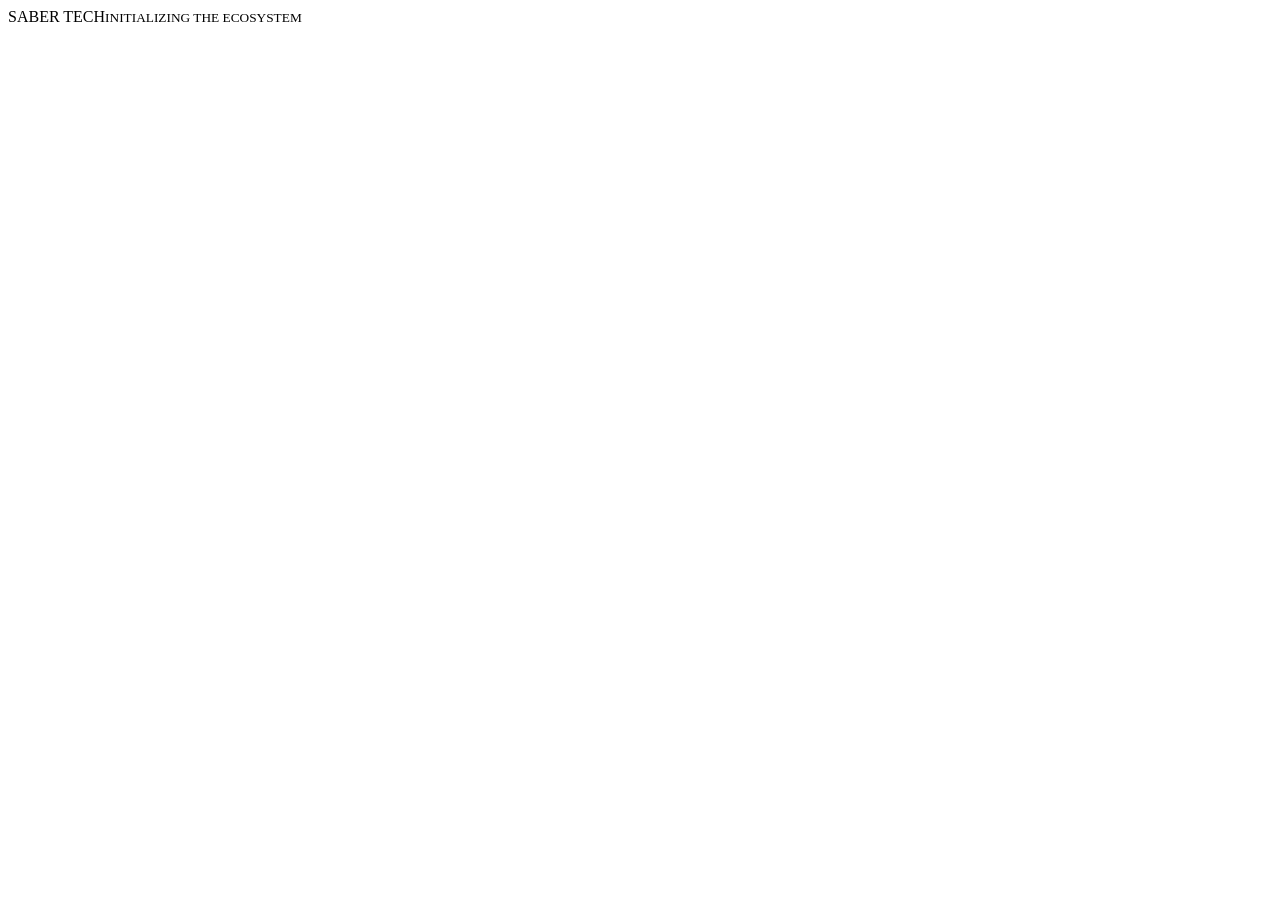
<file: index.html>
<!DOCTYPE html>
<html lang="en">
<head>
  <meta charset="UTF-8" />
  <meta name="viewport" content="width=device-width, initial-scale=1" />
  <meta name="theme-color" content="#030509" />
  <meta name="description" content="Saber Tech — True innovation starts with connectivity. An interactive executive atlas of a complete, self-reliant ecosystem." />
  <title>Saber Tech — True innovation starts with connectivity</title>
  <link data-trunk rel="rust" data-wasm-opt="z" />
  <link data-trunk rel="css" href="style.css" />
  <link data-trunk rel="css" href="community-costs.css" />
  <link data-trunk rel="css" href="recovery.css" />
  <link data-trunk rel="copy-dir" href="public" />
  <link rel="icon" type="image/svg+xml" href="public/favicon.svg" />
</head>
<body>
  <div id="boot" aria-live="polite"><span>SABER TECH</span><small>INITIALIZING THE ECOSYSTEM</small><i></i></div>
  <noscript>This interactive executive blueprint requires JavaScript and WebAssembly.</noscript>
</body>
</html>
</file>
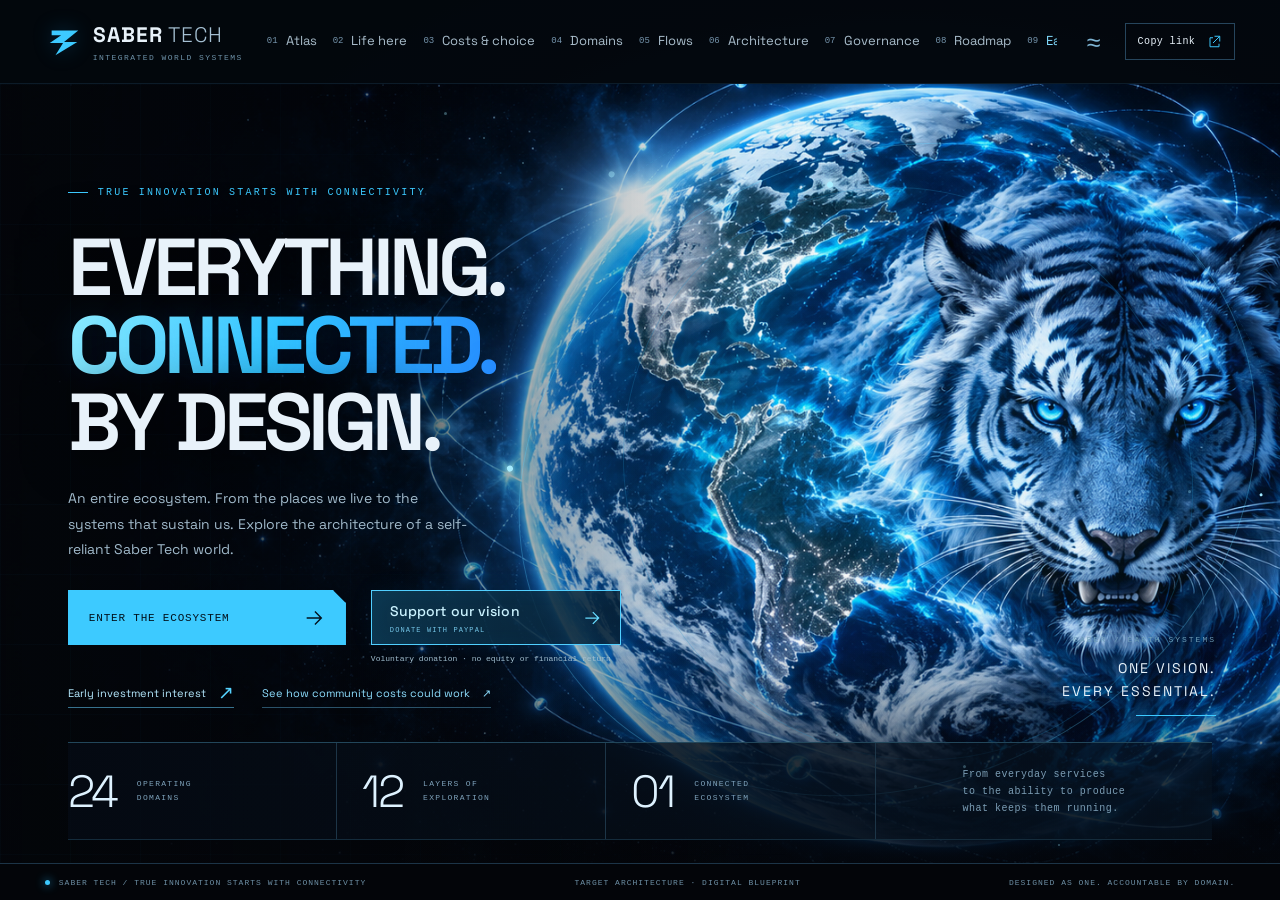
<file: docs/index.html>
<!DOCTYPE html>
<html lang="en">
<head>
  <meta charset="UTF-8" />
  <meta name="viewport" content="width=device-width, initial-scale=1" />
  <meta name="theme-color" content="#030509" />
  <meta name="description" content="Saber Tech — True innovation starts with connectivity. An interactive executive atlas of a complete, self-reliant ecosystem." />
  <title>Saber Tech — True innovation starts with connectivity</title>
  
<script type="module">
import init, * as bindings from './saber-ecosystem-demo-e985feb44be88e0a.js';
const wasm = await init({ module_or_path: './saber-ecosystem-demo-e985feb44be88e0a_bg.wasm' });


window.wasmBindings = bindings;


dispatchEvent(new CustomEvent("TrunkApplicationStarted", {detail: {wasm}}));

</script>
  <link rel="stylesheet" href="./style-650fbb575de18169.css" integrity="sha384-RxRkO2oXQZWFvhAB3hoq3u55cpRIPfVASbbbuUL4lJKmxqUQ+rsDPvSpytcmPCsu"/>
  <link rel="stylesheet" href="./community-costs-c086e500f5acb508.css" integrity="sha384-S6FVsyJEdHpKjmv7+ztRpY1AuJH0ZmCC1N6JD+KE7sTeDbe9nTsk6ljAD7/yPwEd"/>
  <link rel="stylesheet" href="./recovery-9007617dd3df3614.css" integrity="sha384-2QpMK/X3JqAzAmgzmRpfLR3aEqBumNCl+Y1rdGjPGsYSZc+vs82dxj6x5D3IhqGN"/>
  
  <link rel="icon" type="image/svg+xml" href="public/favicon.svg" />
<link rel="modulepreload" href="./saber-ecosystem-demo-e985feb44be88e0a.js" crossorigin="anonymous" integrity="sha384-lKjUAlfIutkg/0wweZz9qvEzPAmq/B8hUJDK3JaDzFl+/FPYCIH9mxpReeoolxQq"><link rel="preload" href="./saber-ecosystem-demo-e985feb44be88e0a_bg.wasm" crossorigin="anonymous" integrity="sha384-KhEYVPS8FD0tU6+LkTsiak85HPUAWglNZqt9jy/5XTcG/p3LjM+Zy20j74QsJjNX" as="fetch" type="application/wasm"></head>
<body>
  <div id="boot" aria-live="polite"><span>SABER TECH</span><small>INITIALIZING THE ECOSYSTEM</small><i></i></div>
  <noscript>This interactive executive blueprint requires JavaScript and WebAssembly.</noscript>
</body>
</html>
</file>
<file: style.css>
@font-face{font-family:Space;src:url('public/fonts/space-grotesk.woff2') format('woff2');font-weight:300 700;font-display:swap}
:root{--bg:#030509;--panel:#08111d;--blue:#3dcaff;--ice:#b4edff;--text:#e8f2fa;--muted:#91a9bc;--line:#1c3447;--mono:Consolas,'Courier New',monospace}
*{box-sizing:border-box}html,body{margin:0;background:var(--bg);color:var(--text);font-family:Space,'Segoe UI',sans-serif;font-size:14px}body{overflow:hidden}button,input,a{-webkit-tap-highlight-color:transparent}button,input{font:inherit}button,a{touch-action:manipulation}button{cursor:pointer}button{color:inherit}a{color:inherit;text-decoration:none}button:disabled{cursor:default;opacity:.3}button:focus-visible,a:focus-visible,input:focus-visible{outline:2px solid var(--blue);outline-offset:5px}button{border:0;background:none}h1,h2,h3,p{margin:0}img{max-width:100%;display:block}svg{display:block}::selection{background:#157fac;color:white}::-webkit-scrollbar{width:5px;height:4px}::-webkit-scrollbar-thumb{background:#28506a;border-radius:2px}.app{height:100dvh;min-height:640px;display:flex;flex-direction:column;background:radial-gradient(ellipse at 70% 40%,#071b2b 0,transparent 60%),var(--bg)}.global-header{height:84px;flex-shrink:0;display:flex;align-items:center;justify-content:space-between;gap:24px;padding:0 3.5%;border-bottom:1px solid var(--line);position:relative;z-index:5;background:rgba(3,7,13,.86)}.brand{display:flex;align-items:center;gap:10px;flex-shrink:0}.brand>svg{width:38px;height:38px;color:var(--blue);filter:drop-shadow(0 0 10px #0d7bb855)}.brand>span{font-size:21px;font-weight:700;letter-spacing:1px}.brand b{font-weight:300;margin-left:5px;color:#a6c1d4}.brand small{display:block;font:8px var(--mono);letter-spacing:1.45px;margin-top:5px;color:#6f93aa}.global-header nav{display:flex;align-self:stretch;gap:25px;align-items:stretch}.global-header nav a{display:flex;gap:8px;align-items:center;font-size:12px;color:#8ea6b8;border-bottom:2px solid transparent;transition:.2s}.global-header nav a small{font:9px var(--mono);color:#47627a}.global-header nav a:hover{color:#e6f6ff}.global-header nav a.active{border-color:var(--blue);color:#e7f6ff}.global-header nav a.active small{color:var(--blue)}.header-actions{display:flex;align-items:center;gap:18px;flex-shrink:0}.share-button{border:1px solid #26455c;padding:10px 12px;display:flex;align-items:center;gap:12px;font:10px var(--mono);letter-spacing:.4px;white-space:nowrap}.share-button:hover{border-color:var(--blue);background:#0c2a3a}.share-button svg{width:15px;height:15px;color:var(--blue)}.icon-button{color:#7eb5d4;width:26px;font-size:25px}.global-footer{height:37px;flex-shrink:0;border-top:1px solid var(--line);display:flex;align-items:center;justify-content:space-between;padding:0 3.5%;font:8px var(--mono);letter-spacing:1px;color:#6e90a6;gap:12px}.global-footer>span{display:flex;align-items:center;gap:9px}.status-dot{display:inline-block;width:5px;height:5px;background:var(--blue);box-shadow:0 0 10px #20baff;border-radius:50%;flex-shrink:0}main{flex:1;min-height:0;position:relative;outline:none}.page{height:100%;padding:26px 3.5% 22px;display:flex;flex-direction:column;gap:20px;overflow:hidden;animation:page-in .35s ease-out}.page-title{display:flex;justify-content:space-between;align-items:center;gap:20px;flex-shrink:0}.eyebrow{font:10px var(--mono);letter-spacing:1.9px;color:var(--blue);display:flex;align-items:center;gap:10px;line-height:1.5}.eyebrow>span:empty{display:block;width:20px;height:1px;background:var(--blue)}.page-title h1{font-size:clamp(26px,2.7vw,42px);font-weight:500;letter-spacing:-1.8px;line-height:1.15;margin:10px 0}.page-description{font-size:12px;color:var(--muted);line-height:1.65}.page-index{font-size:48px;font-weight:300;color:#233d52;white-space:nowrap}.page-index small{font:10px var(--mono);color:#567287}.panel{border:1px solid var(--line);background:linear-gradient(125deg,rgba(13,29,43,.75),rgba(4,11,20,.88));position:relative}.panel:before{content:'';position:absolute;top:-1px;left:-1px;width:24px;height:1px;background:#48c8ff;opacity:.65}.technical-label{font:9px var(--mono);letter-spacing:1.5px;color:#7196ae;line-height:1.5}.small-badge{padding:5px 8px;border:1px solid #254453;color:#8fb5c6;font:8px var(--mono);letter-spacing:1.1px}.arrow{width:22px;height:22px;flex-shrink:0}.primary-button,.outline-button{display:inline-flex;align-items:center;justify-content:space-between;gap:30px;min-height:48px;padding:13px 20px;font:11px var(--mono);letter-spacing:.8px;transition:.2s}.primary-button{background:var(--blue);color:#02121d;border:1px solid var(--blue);box-shadow:0 0 30px #16a9ee22}.primary-button:hover{background:#96e6ff;box-shadow:0 0 35px #23baff55;transform:translateY(-2px)}.outline-button{border:1px solid #31516a;color:#b6d4e7;min-height:44px;font-size:10px}.outline-button:hover{border-color:var(--blue);color:var(--blue);background:#092437}.outline-button .arrow{width:19px}.text-link{display:flex;align-items:center;gap:20px;color:var(--blue);font-size:12px}.text-link:hover{color:white}.sr-only{position:absolute;width:1px;height:1px;overflow:hidden;clip-path:inset(50%);white-space:nowrap}.skip-link{position:fixed;top:-80px;left:20px;padding:14px;z-index:100;background:var(--blue);color:#020b15}.skip-link:focus{top:10px}.not-found{padding:10vh 8vw}.not-found h1{font-size:50px;margin:24px 0}
/* Entrance */
.landing .global-header{border-bottom-color:#16314580}.landing-scene{height:100%;position:relative;overflow:hidden}.hero-art{position:absolute;inset:-4% -1% -4%;overflow:hidden}.hero-art>img{height:100%;width:100%;object-fit:cover;object-position:center 43%;animation:planet-drift 24s ease-in-out infinite alternate}.hero-art:after{content:'';position:absolute;inset:0;background:linear-gradient(90deg,#030509ee 0%,#0305099c 26%,#03050905 58%),linear-gradient(0deg,#030509 0%,transparent 30%)}.hero-grid{position:absolute;inset:0;background-image:linear-gradient(#2482b309 1px,transparent 1px),linear-gradient(90deg,#2482b309 1px,transparent 1px);background-size:70px 70px;mask-image:linear-gradient(90deg,black,transparent 65%);pointer-events:none}.hero-copy{position:absolute;top:13%;left:5.3%;z-index:2;width:51%}.hero-copy .eyebrow{font-size:10px;letter-spacing:2.2px;margin-bottom:29px}.hero-copy h1{font-size:clamp(46px,6.3vw,102px);font-weight:600;line-height:.96;letter-spacing:-5px;text-shadow:0 0 50px #030509}.hero-copy h1 em{font-style:normal;font-weight:650;color:#4acbff;-webkit-text-stroke:0;text-shadow:0 0 32px #138fff22}
@supports ((background-clip:text) or (-webkit-background-clip:text)){
.hero-copy h1 em{background-image:linear-gradient(110deg,transparent 40%,#e9fbffb3 49%,transparent 58%),linear-gradient(105deg,#92efff 0%,#35c8ff 48%,#278bff 100%);background-size:240% 100%,100% 100%;background-position:140% 50%,0 50%;background-repeat:no-repeat;background-clip:text;-webkit-background-clip:text;color:transparent;-webkit-text-fill-color:transparent;animation:connected-light 8s ease-in-out infinite}
}
@keyframes connected-light{0%,70%{background-position:140% 50%,0 50%}100%{background-position:-140% 50%,0 50%}}.hero-description{font-size:14px;line-height:1.8;color:#a1bacb;max-width:400px;margin:25px 0 28px}.enter-button{min-width:278px;height:55px;clip-path:polygon(0 0,calc(100% - 13px) 0,100% 13px,100% 100%,0 100%)}.entrance-hint{display:flex;gap:16px;font:8px var(--mono);letter-spacing:1.3px;color:#547e98;margin-top:18px}.entrance-hint span{color:#9bcde8}.hero-coordinate{position:absolute;right:5%;bottom:147px;text-align:right;z-index:2;display:flex;flex-direction:column;gap:13px}.hero-coordinate span{font:8px var(--mono);letter-spacing:2px;color:#6e9db7}.hero-coordinate b{font-size:14px;line-height:1.6;letter-spacing:2px;font-weight:400}.hero-coordinate i{height:1px;width:80px;background:var(--blue);align-self:flex-end;box-shadow:0 0 12px #00aaff}.hero-metrics{position:absolute;bottom:23px;left:5.3%;right:5.3%;height:98px;display:grid;grid-template-columns:repeat(3,1fr) 1.25fr;border-top:1px solid #22465a;border-bottom:1px solid #142b3b;background:linear-gradient(90deg,#050b14db,#071320ab);z-index:2}.hero-metrics>div{display:flex;align-items:center;gap:20px;border-right:1px solid #1d3547;padding:15px 25px}.hero-metrics>div:first-child{padding-left:0}.hero-metrics b{font-size:45px;font-weight:300;letter-spacing:-2px;color:#def2ff}.hero-metrics span{font:8px var(--mono);letter-spacing:1.3px;line-height:1.8;color:#7ea2bb;max-width:94px}.hero-metrics>p{font:10px/1.7 var(--mono);color:#7c9eb5;align-self:center;justify-self:center;letter-spacing:.5px}.orbital{position:absolute;width:58%;height:75%;border:1px solid #3ebafb20;border-radius:50%;right:2%;top:12%;transform:rotate(-24deg);z-index:1;pointer-events:none}.orbital:before{content:'';width:4px;height:4px;background:#a7edff;box-shadow:0 0 18px #2abaff;position:absolute;top:25%;left:4%;border-radius:50%}.orbital-two{transform:rotate(20deg);width:61%;height:82%;right:0%;top:7%;border-style:dashed;opacity:.5}
/* Atlas */
.atlas-layout{flex:1;min-height:0;display:grid;grid-template-columns:minmax(0,1fr) 330px;gap:20px}.map-panel{display:flex;flex-direction:column;overflow:hidden;background:radial-gradient(ellipse at 50% 60%,#092a41aa,transparent 70%),#050e18}.map-toolbar{display:flex;align-items:center;justify-content:space-between;padding:17px 20px 10px;gap:12px;z-index:2}.map-filters{display:flex;gap:4px;padding:0 17px;z-index:2}.map-filters button{font:9px var(--mono);color:#7495ac;padding:8px 10px;border:1px solid transparent;white-space:nowrap}.map-filters button.active{border-color:#255271;color:#5dd4ff;background:#0c2a3f}.map-viewport{flex:1;min-height:0;position:relative;display:flex;align-items:center;justify-content:center;overflow:hidden}.map-world{position:relative;width:100%;max-height:100%;aspect-ratio:1120/730;transition:transform .4s ease;flex-shrink:0}.atlas-art{width:100%;height:100%;object-fit:contain}.map-marker{position:absolute;padding:0;display:flex;align-items:center;z-index:2;text-align:left;transform:translate(-50%,-50%);transition:opacity .3s;filter:drop-shadow(0 2px 5px #000)}.map-marker>i{width:8px;height:8px;background:#7acdf2;border:2px solid #0e334e;box-shadow:0 0 0 3px #3ecaff22,0 0 20px #25baff66;border-radius:50%;flex-shrink:0}.map-marker>span{font-size:9px;letter-spacing:.1px;color:#b9d9e9;padding:6px 8px;background:#03101def;border:1px solid #1f506c;margin-left:8px;white-space:nowrap}.map-marker small{display:none;font:7px var(--mono);color:#60bbe4;margin-top:4px;letter-spacing:.9px}.map-marker:hover,.map-marker.chosen{z-index:5}.map-marker:hover>span,.map-marker.chosen>span{border-color:var(--blue);color:white;background:#0a3552}.map-marker.chosen>i{background:#c8f3ff;box-shadow:0 0 0 5px #3ecaff33,0 0 30px #25baff}.map-marker.chosen small{display:block}.map-marker.muted{opacity:.18}.map-marker.muted:hover{opacity:1}.map-bottom{display:flex;justify-content:space-between;align-items:center;padding:12px 18px;border-top:1px solid #173346;font:8px var(--mono);letter-spacing:.7px;color:#6c96af;background:#040e18}.map-bottom>span{display:flex;align-items:center;gap:10px}.map-controls{display:flex;align-items:center;border:1px solid #23475e}.map-controls button{padding:7px 10px;font:10px var(--mono);color:#9ec2d8;border-right:1px solid #23475e}.map-controls button:last-child{border:0}.map-controls button:hover:not(:disabled){background:#12374d}.inspector{padding:23px;display:flex;flex-direction:column;min-height:0;overflow:hidden}.inspector-heading{display:flex;gap:14px;align-items:center}.domain-icon{display:block;color:var(--blue);width:38px;height:38px;flex-shrink:0}.domain-icon svg{width:100%;height:100%}.inspector-heading .technical-label{font-size:8px;letter-spacing:.8px}.inspector h2{font-size:27px;letter-spacing:-1px;margin:20px 0 8px;font-weight:500}.inspector-tagline{font-size:12px;color:#8babbe;line-height:1.6}.tabs{display:flex;border-bottom:1px solid #244055;gap:0;margin-top:23px;flex-shrink:0}.tabs button{padding:12px 12px 12px 0;margin-right:13px;font-size:10px;color:#7b99b0;border-bottom:1px solid transparent;white-space:nowrap}.tabs button.active{color:#b8edff;border-color:var(--blue)}.tabs button:hover{color:white}.inspector-content{overflow:auto;flex:1;padding:20px 0 12px;min-height:0}.inspector-content>p{font-size:12px;line-height:1.85;color:#a7bdcd}.inspector h3,.chapter h3,.roadmap-principles h3{font:9px var(--mono);letter-spacing:1.1px;color:#6b9fbe;margin:22px 0 10px}.detail-list{list-style:none;padding:0;margin:0}.detail-list li{display:flex;gap:12px;padding:8px 0;border-bottom:1px solid #1a334247;align-items:flex-start}.detail-list li>span{font:11px var(--mono);color:#2b9ed0;line-height:1.8}.detail-list p{font-size:12px;line-height:1.6;color:#a7bfce}.inspector>.outline-button{flex-shrink:0;margin-top:13px}.callout{padding:17px 19px;border-left:2px solid #2aa7dc;background:#0c263666;margin-top:22px}.callout>span{font:8px var(--mono);letter-spacing:1.3px;color:#69b8df}.callout>p{font-size:12px;line-height:1.8;color:#9fbacc;margin-top:10px}
/* Domain directory */
.directory-toolbar{display:flex;align-items:center;justify-content:space-between;gap:20px;flex-shrink:0}.filter-tabs,.section-switcher{display:flex;gap:4px}.filter-tabs button,.section-switcher button{padding:12px 15px;font:10px var(--mono);color:#87a6bc;border:1px solid #1c3548;white-space:nowrap}.filter-tabs button.active,.section-switcher button.active{color:#8edfff;border-color:#3a97c1;background:#10354a}.filter-tabs button:hover,.section-switcher button:hover{background:#0d2437}.search-field{display:flex;align-items:center;border-bottom:1px solid #284b65;min-width:210px;gap:10px;padding:8px 0}.search-field>span{font-size:24px;color:var(--blue)}.search-field input{background:transparent;border:0;color:white;font-size:12px;width:100%;padding:6px 0;outline-offset:3px}.search-field input::placeholder{color:#62849b}.domain-grid{display:grid;grid-template-columns:repeat(3,1fr);grid-template-rows:repeat(2,minmax(0,1fr));gap:16px;min-height:0;flex:1}.domain-card{display:flex;flex-direction:column;padding:23px;border:1px solid var(--line);background:linear-gradient(120deg,#0e2030b0,#050d17);position:relative;overflow:hidden;transition:background .25s,border-color .25s,transform .25s}.domain-card:after{content:'';position:absolute;right:-25px;top:-50px;width:130px;height:130px;border:1px solid #25547722;transform:rotate(45deg)}.domain-card:hover{border-color:#36a6d8;background:linear-gradient(120deg,#12354ac9,#071625);transform:translateY(-3px)}.card-top{display:flex;align-items:center;gap:15px}.card-top>span:not(.domain-icon){font:8px var(--mono);letter-spacing:1px;color:#648aa6;line-height:1.5}.card-top .domain-icon{width:31px;height:31px}.card-top>.card-arrow{margin-left:auto;color:var(--blue)!important;font-size:17px!important}.domain-card h2{font-size:21px;letter-spacing:-.6px;font-weight:500;margin:20px 0 8px}.domain-card>p{font-size:11px;line-height:1.65;color:#8da9bd}.card-bottom{display:flex;justify-content:space-between;padding-top:18px;margin-top:auto;font:8px var(--mono);letter-spacing:.8px;color:#5b8ba9}.card-bottom>span:last-child{color:#60cafa;font-size:15px}.pagination{display:flex;align-items:center;justify-content:space-between;font:9px var(--mono);letter-spacing:1px;color:#5e87a1;flex-shrink:0}.pagination>div{display:flex;align-items:center;gap:28px}.pagination>div>span{color:#8ac7e4}.text-button{color:#8db0c6;font:10px var(--mono);padding:8px 0}.text-button:hover:not(:disabled){color:var(--blue)}.empty-state{grid-column:1/-1;grid-row:1/-1;display:flex;flex-direction:column;align-items:center;justify-content:center;gap:18px;color:#8fb5c9}
/* Domain chapters */
.domain-breadcrumb{display:flex;gap:15px;font:9px var(--mono);color:#567990;flex-shrink:0}.domain-breadcrumb a{color:#89c9e9}.domain-breadcrumb a:hover{color:white}.domain-title{display:flex;align-items:center;justify-content:space-between;flex-shrink:0}.domain-title h1{font-size:42px;letter-spacing:-1.5px;line-height:1.2;font-weight:500;margin:10px 0 8px}.domain-title>div>p:last-child{font-size:13px;color:#8caac0}.domain-title>.domain-icon{width:60px;height:60px;margin-right:20px;color:#235578}.domain-layout{display:grid;grid-template-columns:30% 1fr;gap:20px;flex:1;min-height:0}.domain-visual{padding:21px;display:flex;flex-direction:column;overflow:hidden}.domain-visual-art{position:relative;flex:1;min-height:120px;display:flex;align-items:center;justify-content:center;overflow:hidden}.domain-visual-art>img{width:125%;max-width:none;opacity:.5}.domain-emblem{position:absolute;top:50%;left:50%;transform:translate(-50%,-50%) rotate(-6deg);width:84px;height:84px;border:1px solid #388db8;background:#061c30e6;box-shadow:0 0 40px #0e93da33;display:flex;align-items:center;justify-content:center}.domain-emblem>.domain-icon{width:46px;height:46px}.dependency-links{display:flex;flex-direction:column}.dependency-links a{display:flex;justify-content:space-between;align-items:center;border-bottom:1px solid #214056;padding:12px 0;font-size:11px;color:#9cbed3;gap:12px}.dependency-links a:hover{color:var(--blue)}.dependency-links a>span:last-child{color:var(--blue)}.back-atlas{font:9px var(--mono);color:#5f9ebf;margin-top:20px;line-height:1.5}.domain-reading{display:flex;flex-direction:column;overflow:hidden}.domain-reading>.tabs{margin:0;padding:5px 28px 0;gap:15px}.domain-reading>.tabs button{font-size:11px;padding:16px 0;margin-right:16px}.chapter{overflow:auto;padding:28px;min-height:0;flex:1}.chapter h2{font-size:27px;letter-spacing:-1px;line-height:1.25;font-weight:500;margin:15px 0 19px}.lead-paragraph{font-size:14px;line-height:1.9;color:#9fbacc;max-width:760px}.two-columns{display:grid;grid-template-columns:1fr 1fr;gap:26px;margin-top:18px}.two-columns h3{margin:10px 0}.small-note{font:10px/1.8 var(--mono);color:#6d96af;margin-top:25px}.operating-steps{display:flex;flex-direction:column;gap:16px;margin-top:23px}.operating-steps>div{display:flex;align-items:flex-start;gap:20px;padding-bottom:15px;border-bottom:1px solid #1e3a4d}.operating-steps b{font:20px var(--mono);color:#4dbce9}.operating-steps p{font-size:13px;line-height:1.8;color:#abc1d0}.evidence-grid{display:grid;grid-template-columns:repeat(3,1fr);gap:10px;margin:24px 0}.evidence-grid>div{border:1px solid #244154;padding:13px;font-size:10px;color:#97b7cd;display:flex;align-items:center;gap:12px}.evidence-grid span{font:9px var(--mono);color:#3da8d7}
/* Flows */
.section-switcher{flex-shrink:0}.section-switcher button{padding:12px 20px}.flow-board{flex:1;min-height:0;padding:26px 30px 0;display:flex;flex-direction:column;overflow:auto}.flow-intro h2{font-size:27px;font-weight:500;letter-spacing:-.8px;margin:12px 0}.flow-intro>p:last-child{color:#8ca9bd;font-size:12px;line-height:1.7;max-width:720px}.flow-chain{display:grid;grid-template-columns:repeat(5,1fr);gap:25px;align-items:center;flex:1;min-height:140px;padding:20px 0}.flow-node{border:1px solid #27516d;position:relative;min-height:115px;background:#071524;display:flex;align-items:center;justify-content:center;flex-direction:column;gap:12px;padding:20px 8px;transition:.2s}.flow-node>.domain-icon{width:36px;height:36px;color:#4685a9}.flow-node>b{font-size:11px;font-weight:400;color:#94b6cd}.flow-node.active{background:#103b55;border-color:#4abdf1;box-shadow:inset 0 0 35px #1295d315,0 0 25px #159fe41a}.flow-node.active .domain-icon{color:#88e1ff}.flow-node.active>b{color:#e0f7ff}.node-index{position:absolute;top:8px;left:10px;font:8px var(--mono);color:#418db5}.node-arrow{position:absolute;right:-24px;top:50%;color:#43afde;font-size:20px}.flow-node:last-child .node-arrow{display:none}.recovery-line{border-top:1px dashed #276a88;display:flex;align-items:center;gap:20px;padding:16px 0;color:#5898b6}.recovery-line>span:first-child{font-size:30px}.recovery-line p{font-size:10px;line-height:1.7;max-width:720px}.recovery-line>span:last-child{font:8px var(--mono);letter-spacing:1px;white-space:nowrap;margin-left:auto}.flow-explanation{display:flex;align-items:center;padding:18px 25px;gap:24px;flex-shrink:0;min-height:110px}.explanation-number{font-size:48px;color:#286489;font-weight:300}.flow-explanation>div:nth-child(2){flex:1}.flow-explanation .eyebrow{font-size:8px}.flow-explanation h3{font-size:18px;font-weight:500;margin:5px 0}.flow-explanation p:not(.eyebrow){font-size:11px;line-height:1.6;color:#91b0c5}.flow-explanation .outline-button{flex-shrink:0}
/* Architecture and authority */
.architecture-layout,.governance-layout{display:grid;grid-template-columns:40% 1fr;gap:22px;flex:1;min-height:0}.architecture-stack{padding:25px;display:flex;flex-direction:column;gap:12px;overflow:auto}.architecture-stack>.technical-label{margin-bottom:10px}.architecture-layer{min-height:54px;display:flex;align-items:center;gap:20px;text-align:left;padding:15px 18px;border:1px solid #254b64;background:linear-gradient(105deg,#102c42,#071522);position:relative;transition:.2s}.architecture-layer:after{content:'';height:12px;width:1px;background:#2d708f;position:absolute;bottom:-13px;left:50%}.architecture-layer:last-of-type:after{display:none}.architecture-layer>span{font:10px var(--mono);color:#5688a5}.architecture-layer>b{font:11px var(--mono);letter-spacing:1px;color:#a8c6da}.architecture-layer>i{font-style:normal;margin-left:auto;color:#3d92bd}.architecture-layer.active{border-color:#4dbbe8;background:linear-gradient(105deg,#144969,#0b2b45);box-shadow:0 0 20px #29aaff16}.architecture-layer.active>b{color:#e2f7ff}.stack-caption{font:8px var(--mono);letter-spacing:.8px;color:#5e85a0;margin-top:auto;padding-top:12px;text-align:center}.architecture-detail{padding:35px;overflow:auto;position:relative}.large-outline-number{font-size:100px;position:absolute;right:26px;top:10px;color:transparent;-webkit-text-stroke:1px #1a3a51;font-weight:500;pointer-events:none}.architecture-detail>.eyebrow{position:relative}.architecture-detail h2{font-size:35px;line-height:1.15;letter-spacing:-1.3px;font-weight:500;max-width:450px;margin:26px 0 22px;position:relative}.boundary-grid{display:grid;grid-template-columns:repeat(3,1fr);gap:20px;margin:35px 0}.boundary-grid>div{padding-top:16px;border-top:1px solid #2b5269}.boundary-grid span{font:9px var(--mono);letter-spacing:1px;color:#4fb9e6}.boundary-grid p{font-size:11px;line-height:1.9;color:#81a3ba;margin-top:12px}.authority-menu{display:flex;flex-direction:column;gap:15px;min-height:0}.authority-card{display:flex;align-items:center;gap:25px;text-align:left;padding:22px;flex:1;min-height:80px}.authority-card>span{font:18px var(--mono);color:#30688c}.authority-card>b{font-size:20px}.authority-card div>b{display:block;font-size:21px;font-weight:500;letter-spacing:-.5px}.authority-card small{display:block;font:9px var(--mono);color:#648da8;margin-top:7px}.authority-card>i{margin-left:auto;font-style:normal;color:#3883b1}.authority-card.active{border-color:#46b5e8;background:linear-gradient(105deg,#103c56,#071725)}.authority-card.active>span{color:#79d6ff}.authority-detail{padding:35px;overflow:auto}.authority-detail h2{font-size:36px;font-weight:500;letter-spacing:-1.4px;line-height:1.2;margin:28px 0 20px;max-width:520px}.rights-strip{display:flex;flex-wrap:wrap;gap:8px;margin:25px 0}.rights-strip span{font:8px var(--mono);padding:7px 8px;border:1px solid #254257;letter-spacing:.7px;color:#8cbbd4}.governance-flow{display:flex;align-items:center;justify-content:space-between;font-size:10px;gap:10px;border-top:1px solid #234157;padding-top:20px;color:#6f9ab5}.governance-flow b{color:#49b9e8;font-weight:400}
/* Roadmap */
.stage-track{display:grid;grid-template-columns:repeat(6,1fr);gap:0;margin:7px 0 18px;flex-shrink:0}.stage-track button{text-align:left;position:relative;padding:0 20px 24px 0;border-bottom:1px solid #2c5068;display:flex;flex-direction:column;gap:14px}.stage-track span{font:20px var(--mono);color:#315d7c}.stage-track b{font-size:12px;color:#759cb5;font-weight:400;line-height:1.5}.stage-track i{position:absolute;bottom:-4px;left:0;width:7px;height:7px;background:#244661;border-radius:50%}.stage-track button.active{border-color:#4cc9ff}.stage-track button.active span{color:#65d0ff}.stage-track button.active b{color:#d3edfa}.stage-track button.active i{background:#9de8ff;box-shadow:0 0 15px #41c7ff}.roadmap-detail{display:grid;grid-template-columns:18% 1fr 23%;gap:30px;padding:32px;flex:1;min-height:0;overflow:auto}.roadmap-number{display:flex;flex-direction:column;align-items:flex-start;justify-content:center;border-right:1px solid #203f56}.roadmap-number>span,.roadmap-number>small{font:8px var(--mono);letter-spacing:1px;color:#527d9c}.roadmap-number>b{font-size:clamp(80px,10vw,150px);letter-spacing:-8px;color:transparent;-webkit-text-stroke:1px #3c9bcd;font-weight:400;line-height:1.5}.roadmap-copy{display:flex;flex-direction:column;justify-content:center}.roadmap-copy h2{font-size:32px;letter-spacing:-1px;font-weight:500;margin:15px 0 18px}.roadmap-copy .lead-paragraph{font-size:13px}.roadmap-principles{display:flex;flex-direction:column;justify-content:center;border-left:1px solid #1c3548;padding-left:25px}.roadmap-principles h3{margin:0 0 15px}.roadmap-principles .detail-list p{font-size:11px}.roadmap-bottom{display:flex;align-items:center;gap:30px;flex-shrink:0}.roadmap-bottom>div{display:flex;align-items:center;gap:15px;flex:1}.roadmap-bottom p{font:9px/1.8 var(--mono);color:#648ca5;max-width:720px}.roadmap-bottom .outline-button{flex-shrink:0}
@keyframes planet-drift{0%{transform:scale(1)}100%{transform:scale(1.045) translateY(-.5%)}}@keyframes page-in{from{opacity:0;transform:translateY(8px)}to{opacity:1;transform:translateY(0)}}.reduced *,.reduced *:before,.reduced *:after{animation:none!important;transition:none!important}
@media(min-width:1700px){.page{padding:35px 4% 30px;gap:25px}.atlas-layout{grid-template-columns:minmax(0,1fr) 400px}.inspector{padding:30px}.inspector-content>p,.detail-list p{font-size:14px}.page-description{font-size:14px}.domain-card{padding:30px}.domain-card h2{font-size:27px}.domain-card>p{font-size:14px}.hero-copy{top:15%}.hero-description{font-size:17px;max-width:480px}.hero-metrics{height:120px}.hero-coordinate{bottom:175px}.chapter{padding:40px}.chapter h2{font-size:36px}.lead-paragraph{font-size:17px}.flow-intro h2{font-size:34px}.flow-node{min-height:160px}.flow-node>.domain-icon{width:49px;height:49px}.architecture-layer{min-height:72px}.architecture-detail h2,.authority-detail h2{font-size:45px}.roadmap-copy h2{font-size:40px}}
@media(max-height:800px) and (min-width:961px){.global-header{height:70px}.page{padding-top:20px;gap:16px}.page-title h1{font-size:32px;margin:8px 0}.page-description{font-size:11px}.page-index{font-size:38px}.hero-copy{top:10%}.hero-copy .eyebrow{margin-bottom:22px}.hero-copy h1{font-size:5.5vw}.hero-description{font-size:12px;line-height:1.7;margin:18px 0}.hero-metrics{height:80px;bottom:17px}.hero-metrics b{font-size:36px}.hero-coordinate{bottom:120px}.entrance-hint{margin-top:13px}.inspector{padding:19px}.inspector h2{margin-top:15px;font-size:24px}.inspector-content{padding-top:14px}.tabs{margin-top:14px}.map-toolbar{padding-top:13px}.map-marker>span{font-size:8px}.domain-card{padding:18px}.domain-card h2{font-size:19px;margin-top:12px}.domain-card>p{font-size:10px}.card-top .domain-icon{width:26px;height:26px}.card-bottom{padding-top:12px}.domain-title h1{font-size:34px}.chapter{padding:22px}.chapter h2{font-size:24px;margin:10px 0 14px}.lead-paragraph{font-size:12px;line-height:1.8}.chapter .callout{margin-top:16px}.two-columns{margin-top:10px}.architecture-detail,.authority-detail{padding:26px}.architecture-layer{min-height:45px;padding:11px 15px}.architecture-stack{padding:20px;gap:10px}.architecture-layer:after{height:10px;bottom:-11px}.architecture-detail h2,.authority-detail h2{font-size:30px;margin:20px 0 16px}.boundary-grid{margin:23px 0}.authority-card{padding:18px}.flow-board{padding:20px 25px 0}.flow-intro h2{font-size:24px;margin:9px 0}.flow-chain{padding:15px 0;min-height:125px}.flow-node{min-height:98px;gap:8px}.flow-node>.domain-icon{width:30px;height:30px}.flow-explanation{padding:13px 20px;min-height:95px}.recovery-line{padding:12px 0}.roadmap-detail{padding:24px;gap:23px}.roadmap-copy h2{font-size:28px}.roadmap-copy .lead-paragraph{font-size:12px}.stage-track{margin:0 0 10px}.stage-track button{gap:10px;padding-bottom:18px}.stage-track b{font-size:11px}.evidence-grid{margin:16px 0}}
@media(max-width:1250px){.global-header{padding:0 25px;gap:15px}.global-header nav{gap:17px}.global-header nav small{display:none}.brand>span{font-size:19px}.brand small{font-size:6.5px}.brand>svg{width:31px}.header-actions{gap:10px}.global-header nav a{font-size:11px}.page{padding-left:25px;padding-right:25px}.atlas-layout{grid-template-columns:minmax(0,1fr) 300px;gap:15px}.map-marker>span{font-size:8px;padding:5px}.map-filters button{font-size:8px;padding:7px}.filter-tabs button{padding:10px;font-size:9px}.search-field{min-width:170px;width:180px}.hero-copy h1{letter-spacing:-3px}.hero-metrics>div{gap:12px;padding:15px}.hero-metrics span{font-size:7px}.hero-coordinate{right:4%}.domain-reading>.tabs{gap:5px;padding-left:20px;padding-right:20px}.domain-reading>.tabs button{font-size:10px;margin-right:9px}.architecture-detail h2,.authority-detail h2{font-size:30px}.roadmap-detail{grid-template-columns:16% 1fr 25%;gap:20px}.roadmap-principles{padding-left:18px}.evidence-grid{grid-template-columns:repeat(2,1fr)}}
@media(max-width:960px){body{overflow:auto}.app{height:auto;min-height:100dvh}.global-header{height:112px;padding:16px 22px 48px;position:relative;align-items:center}.global-header nav{position:absolute;bottom:0;left:22px;right:22px;height:38px;gap:25px;overflow-x:auto}.global-header nav a{font-size:11px;flex-shrink:0}.global-footer{height:auto;min-height:42px;padding:13px 22px;flex-wrap:wrap;font-size:7px}.global-footer .footer-right{display:none}main{min-height:calc(100dvh - 154px)}.page{height:auto;min-height:calc(100dvh - 154px);padding:25px 22px;overflow:visible}.page-title h1{font-size:30px}.page-index{font-size:35px}.page-description{font-size:12px;max-width:600px}.atlas-layout{grid-template-columns:1fr;flex:auto}.map-panel{height:520px}.inspector{min-height:330px;max-height:470px;padding:24px}.inspector-content{min-height:130px}.inspector h2{margin-top:16px}.inspector-content>p{font-size:13px}.map-world{width:100%;height:auto}.map-marker>span{font-size:10px}.map-filters button{font-size:9px}.domain-grid{grid-template-columns:repeat(2,1fr);grid-template-rows:repeat(3,1fr)}.domain-card{min-height:185px}.directory-toolbar{align-items:stretch;flex-direction:column;gap:10px}.search-field{width:100%}.filter-tabs{overflow:auto}.filter-tabs button{padding:10px 14px}.domain-layout{grid-template-columns:1fr}.domain-visual{display:none}.domain-reading{min-height:420px}.chapter{padding:25px}.domain-title h1{font-size:36px}.two-columns{gap:25px}.architecture-layout,.governance-layout{grid-template-columns:1fr}.architecture-stack{padding:22px;gap:10px}.architecture-detail{min-height:410px}.authority-menu{display:grid;grid-template-columns:1fr 1fr;gap:10px}.authority-card{min-height:90px;padding:16px;gap:15px}.authority-card div>b{font-size:18px}.authority-card small{font-size:8px}.authority-detail{min-height:410px}.section-switcher{overflow:auto}.section-switcher button{font-size:9px;padding:12px 14px}.flow-board{min-height:370px;padding:25px 20px 0}.flow-chain{gap:17px}.node-arrow{right:-18px;font-size:16px}.flow-node{min-height:125px}.flow-node b{font-size:10px}.flow-explanation{min-height:140px}.flow-explanation .outline-button{padding:10px;font-size:9px;gap:12px}.stage-track{overflow:auto;display:flex}.stage-track button{min-width:145px;padding-right:20px}.roadmap-detail{grid-template-columns:22% 1fr;min-height:360px}.roadmap-principles{grid-column:1/-1;border:0;padding:0;display:block}.roadmap-principles .detail-list{display:grid;grid-template-columns:1fr 1fr;gap:0 20px}.roadmap-number>b{font-size:100px}.roadmap-bottom{align-items:flex-start}.roadmap-bottom>.outline-button{font-size:9px;gap:15px}.landing-scene{height:calc(100dvh - 154px);min-height:680px}.hero-copy{top:14%;left:5%;width:65%}.hero-copy h1{font-size:67px;letter-spacing:-3px}.hero-copy .eyebrow{font-size:8px}.hero-description{font-size:13px;max-width:350px}.hero-art{inset:0 -25% 10% 0}.hero-art>img{object-position:65% center}.hero-art:after{background:linear-gradient(90deg,#030509df,#03050944 65%,transparent)}.hero-coordinate{display:none}.hero-metrics{bottom:24px;height:90px;grid-template-columns:repeat(3,1fr)}.hero-metrics>p{display:none}.hero-metrics>div:last-of-type{border:0}.hero-metrics b{font-size:36px}.hero-metrics span{font-size:8px}}
@media(max-width:600px){.global-header{padding-left:18px;padding-right:18px}.global-header nav{left:18px;right:18px;gap:23px}.brand>span{font-size:18px}.brand>svg{width:30px}.brand small{font-size:6px}.share-button{font-size:8px;padding:8px;gap:8px}.motion-button{width:19px;font-size:22px}.header-actions{gap:9px}.page{padding:23px 18px;gap:20px}.eyebrow{font-size:8px;letter-spacing:1.3px}.page-title{align-items:flex-start;gap:10px}.page-title h1{font-size:28px;letter-spacing:-1px;margin:12px 0;line-height:1.15}.page-description{font-size:11px;line-height:1.8}.page-index{font-size:25px;margin-top:22px}.page-index small{display:none}.map-panel{height:380px}.map-toolbar{padding:14px 12px 10px}.technical-label{font-size:7px;letter-spacing:1px}.small-badge{font-size:6px;padding:4px}.map-filters{padding:0 8px;gap:0;overflow-x:auto}.map-filters button{font-size:7px;padding:7px}.map-marker>span{font-size:7px;padding:4px;margin-left:4px}.map-marker>i{width:6px;height:6px}.map-marker small{font-size:5px}.map-bottom{padding:10px;font-size:6px}.map-bottom>span{gap:6px}.map-controls button{padding:6px;font-size:8px}.inspector{min-height:390px;max-height:470px;padding:22px}.inspector h2{font-size:28px}.inspector-heading .technical-label{font-size:8px}.filter-tabs{gap:5px}.filter-tabs button{font-size:8px;padding:10px}.domain-grid{gap:10px}.domain-card{padding:15px;min-height:195px}.card-top{gap:8px}.card-top .domain-icon{width:25px;height:25px}.card-top>span:not(.domain-icon){font-size:6px;letter-spacing:.4px}.card-top>.card-arrow{display:none}.domain-card h2{font-size:18px;line-height:1.2;margin:16px 0 9px}.domain-card>p{font-size:10px;line-height:1.6}.card-bottom{font-size:6px;letter-spacing:.2px;gap:5px}.pagination{font-size:7px;letter-spacing:.5px}.pagination>div{gap:15px}.text-button{font-size:8px}.domain-title h1{font-size:31px;letter-spacing:-1.2px}.domain-title>div>p:last-child{font-size:12px}.domain-title>.domain-icon{display:none}.domain-reading>.tabs{padding:0 15px;overflow-x:auto;gap:13px}.domain-reading>.tabs button{font-size:9px;flex-shrink:0;margin-right:0}.chapter{padding:23px 20px}.chapter h2{font-size:25px;line-height:1.2}.lead-paragraph{font-size:13px;line-height:1.9}.two-columns{grid-template-columns:1fr;gap:12px}.domain-reading{min-height:470px;max-height:640px}.evidence-grid{grid-template-columns:1fr 1fr}.evidence-grid>div{font-size:9px;padding:10px;gap:8px}.flow-intro h2{font-size:25px;line-height:1.2}.flow-intro>p:last-child{font-size:11px}.flow-chain{overflow-x:auto;display:flex;min-height:165px;padding:22px 0}.flow-node{min-width:118px;min-height:120px}.flow-node b{font-size:10px}.flow-board{min-height:400px;padding:23px 18px 0}.recovery-line{gap:12px;align-items:flex-start}.recovery-line>span:last-child{display:none}.recovery-line p{font-size:9px}.flow-explanation{flex-wrap:wrap;padding:18px;gap:17px}.flow-explanation>div:nth-child(2){flex-basis:70%}.flow-explanation .outline-button{margin-left:51px}.explanation-number{font-size:32px}.architecture-stack{padding:18px}.architecture-layer{gap:16px;padding:13px;min-height:49px}.architecture-layer>b{font-size:10px;letter-spacing:.5px}.architecture-detail,.authority-detail{padding:25px 21px;min-height:440px}.architecture-detail h2,.authority-detail h2{font-size:30px;letter-spacing:-1px;margin-top:25px}.large-outline-number{font-size:75px;right:18px}.boundary-grid{gap:12px}.boundary-grid p{font-size:10px;line-height:1.75}.boundary-grid span{font-size:8px;letter-spacing:.5px}.authority-card{gap:10px;padding:15px 12px;min-height:92px}.authority-card>span{font-size:12px}.authority-card div>b{font-size:16px}.authority-card small{font-size:7px;line-height:1.6}.authority-card>i{display:none}.authority-detail .eyebrow{font-size:7px}.rights-strip{gap:6px}.rights-strip span{font-size:7px}.governance-flow{font-size:8px;gap:6px}.stage-track button{min-width:130px}.roadmap-detail{padding:22px 18px;grid-template-columns:1fr;gap:25px}.roadmap-number{flex-direction:row;align-items:center;border:0;gap:20px;justify-content:space-between}.roadmap-number>b{font-size:65px;letter-spacing:-4px;line-height:1}.roadmap-number>small{display:none}.roadmap-copy h2{font-size:30px;margin:12px 0}.roadmap-principles .detail-list p{font-size:10px}.roadmap-bottom{flex-direction:column;gap:20px}.roadmap-bottom p{font-size:8px}.landing-scene{min-height:720px}.hero-copy{top:31%;width:90%;left:6%}.hero-copy h1{font-size:clamp(43px,11.5vw,65px);letter-spacing:-2.6px}.hero-copy .eyebrow{margin-bottom:20px;font-size:7px;letter-spacing:1.3px}.hero-description{font-size:12px;line-height:1.75;max-width:310px;margin:20px 0}.hero-art{inset:-9% -27% 24% -35%}.hero-art>img{object-fit:contain;object-position:center top}.hero-art:after{background:linear-gradient(0deg,#030509 0%,#030509d0 28%,transparent 70%)}.hero-metrics{height:75px;left:6%;right:6%;bottom:18px}.hero-metrics>div{gap:9px;padding:10px}.hero-metrics b{font-size:28px;letter-spacing:-1px}.hero-metrics span{font-size:6px;letter-spacing:.5px;max-width:65px}.enter-button{min-width:248px;height:48px;font-size:10px}.entrance-hint{font-size:6px;letter-spacing:.7px}.orbital{display:none}.global-footer{font-size:6px;letter-spacing:.5px;padding:13px 18px;gap:8px}.global-footer>span{gap:7px}}
@media(max-width:600px){.hero-art{inset:-9% -10% 24% -52%}}
@media(prefers-reduced-motion:reduce){*,*:before,*:after{animation-duration:.001ms!important;animation-iteration-count:1!important;transition-duration:.001ms!important}}

/* Living architecture: family spaces, guided journeys, and evidence */
.scene-marker:disabled{opacity:1;cursor:default}.support-boundary .tabs{gap:22px}.support-boundary .tabs button{margin:0;font-size:12px}.boundary-copy{padding-top:24px}.boundary-copy p{font-size:14px;color:#b3ccdc;line-height:1.9}
.place-layout,.place-reading,.place-chapter{min-width:0}
@media(min-width:961px){.scene-artboard{transform:scale(1.13)}}
.global-header nav{gap:20px}.global-header nav a{font-size:13px;color:#a9bdcb}.global-header nav a small{color:#7695ad}.page-description{color:#a7bdce}.technical-label{color:#94b4ca}.family-page{gap:15px}.family-nav{display:grid;grid-template-columns:repeat(6,1fr);border:1px solid #23465d;flex-shrink:0;background:#07131f}.family-nav a{padding:13px 15px;border-right:1px solid #1b3649;font-size:12px;color:#a2bdcf;display:flex;align-items:center;gap:10px;white-space:nowrap}.family-nav a:last-child{border:0}.family-nav a small{font:9px var(--mono);color:#638da9}.family-nav a>span{margin-left:auto;color:#386b89}.family-nav a.active{background:linear-gradient(115deg,#123b55,#092033);color:#c8f2ff;box-shadow:inset 0 -2px #4bd4ff}.family-nav a.active small,.family-nav a:hover{color:#71d9ff}.family-layout{display:grid;grid-template-columns:minmax(0,1fr) 360px;gap:18px;flex:1;min-height:0}.family-scene{display:flex;flex-direction:column;min-height:0;overflow:hidden;background:radial-gradient(ellipse at 50% 60%,#0a3554aa,transparent 70%),#050e18}.scene-top{display:flex;justify-content:space-between;align-items:flex-start;padding:21px 24px 0;gap:10px;flex-shrink:0}.scene-top .eyebrow{font-size:9px}.scene-top h2{font-size:21px;font-weight:400;letter-spacing:-.5px;margin-top:7px}.scene-top .small-badge{font-size:7px;margin-top:2px}.scene-viewport{flex:1;min-height:0;display:grid;place-items:center;container-type:size;position:relative}.scene-artboard{width:min(100cqw,153.4246cqh);aspect-ratio:1120/730;position:relative;flex-shrink:0}.scene-artboard>img{width:100%;height:100%}.scene-marker{position:absolute;transform:translate(-50%,-50%);display:flex;align-items:center;padding:0;border:1px solid #39708c;background:#061421ec;box-shadow:0 3px 14px #0009;white-space:nowrap;z-index:2;transition:box-shadow .2s,border-color .2s}.scene-marker>b{display:grid;place-items:center;width:24px;height:24px;background:#10364c;color:#6cd2f8;font:9px var(--mono);border-right:1px solid #386780}.scene-marker>span{padding:6px 8px;font-size:10px;color:#c2dbe9}.scene-marker.active{border-color:#9ce9ff;box-shadow:0 0 0 4px #34b7ed18,0 0 25px #31bbff50;z-index:3}.scene-marker.active>b{background:#61dbff;color:#042038}.scene-marker.active>span{color:white;background:#0f3e59}.scene-marker.active:after{content:'';position:absolute;left:50%;top:100%;height:22px;border-left:1px solid #9ce9ff;pointer-events:none}.scene-marker:hover{border-color:#7fe3ff;z-index:4}.scene-foot{display:flex;justify-content:space-between;gap:12px;padding:13px 20px;border-top:1px solid #1e3a4e;font:8px var(--mono);letter-spacing:1px;color:#97b8cc;flex-shrink:0}.scene-foot>span{display:flex;align-items:center;gap:8px}.family-inspector{display:flex;flex-direction:column;padding:23px;min-height:0;overflow:hidden}.family-inspector-top{display:flex;align-items:center;gap:16px;flex-shrink:0}.family-inspector-top>.domain-icon{width:31px;height:31px;color:#62d4ff}.family-inspector-top .technical-label{font-size:8px;letter-spacing:1px}.family-inspector h2{font-size:29px;font-weight:500;letter-spacing:-1px;line-height:1.12;margin:20px 0 12px;flex-shrink:0}.family-tagline{font-size:12px;line-height:1.6;color:#75cce9}.family-inspector>.tabs{margin-top:18px;gap:14px;flex-shrink:0}.family-inspector>.tabs button{font-size:11px;padding-bottom:12px;margin:0}.family-inspector-copy{flex:1;min-height:0;overflow:auto;padding:18px 1px 15px}.family-inspector-copy>p{font-size:13px;color:#b1c7d7;line-height:1.8}.family-inspector-copy .detail-list{margin-top:14px}.family-inspector-copy .detail-list p{font-size:12px;color:#a3bdcf;line-height:1.75}.family-inspector>.outline-button{flex-shrink:0;font-size:10px;gap:12px;min-height:44px}.family-note{border-left:2px solid #34a5d2;padding:12px 15px;margin-top:22px;background:#0b263533}.family-note>span{font:9px var(--mono);letter-spacing:1px;color:#65c7ed}.family-note>p{font-size:12px;line-height:1.8;color:#a8becd;margin-top:9px}.family-bottom{display:flex;justify-content:space-between;align-items:center;gap:20px;flex-shrink:0}.family-bottom p{font:9px/1.6 var(--mono);color:#8eabba}.family-bottom a{font-size:11px;color:#74d2f2;white-space:nowrap}.zone-number{font:34px var(--mono);color:transparent;-webkit-text-stroke:1px #5dc8ef}.place-domain-links{display:flex;flex-direction:column;gap:0;margin-top:16px}.place-domain-links a{display:flex;align-items:center;gap:13px;border-bottom:1px solid #234155;padding:12px 0;color:#b8d6e7;font-size:12px}.place-domain-links a:hover{color:#73dcff}.place-domain-links .domain-icon{width:23px;height:23px;color:#65bfe7;flex-shrink:0}.place-domain-links a>span:last-child{margin-left:auto;color:#58c2f0}.place-grid .domain-card{padding:19px 22px}.place-grid .domain-card h2{font-size:23px;margin-top:15px}.place-grid .domain-card>p{font-size:12px}.place-card .card-bottom{font-size:8px;letter-spacing:.4px}.place-layout{flex:1;min-height:0;display:grid;grid-template-columns:38% 1fr;gap:20px}.place-visual{padding:25px;display:flex;flex-direction:column;min-height:0;overflow:auto}.place-art{flex:1;min-height:120px;max-height:360px;display:flex;align-items:center;justify-content:center;margin:4px -15px}.place-art img{height:100%;width:100%;object-fit:contain}.place-visual>p:not(.technical-label){font-size:13px;line-height:1.8;color:#acc5d5}.place-visual>.text-link{margin-top:20px;font-size:12px}.place-reading{min-height:0;display:flex;flex-direction:column}.place-reading>.tabs{padding:0 25px;margin-top:0;gap:24px;flex-shrink:0}.place-reading>.tabs button{font-size:12px;white-space:nowrap;padding:20px 0;margin:0}.place-chapter{padding:30px;overflow:auto;flex:1;min-height:0}.place-chapter h2{font-size:31px;letter-spacing:-1px;font-weight:500;line-height:1.2;margin:20px 0}.place-chapter .detail-list p{font-size:14px;line-height:1.8}.place-chapter .detail-list li{padding:14px 0;border-bottom:1px solid #1b3548}.place-chapter .lead-paragraph{font-size:14px;line-height:1.9}.place-chapter .family-note{margin-top:28px}.place-chapter .family-note p{font-size:13px}.place-chapter .place-domain-links{display:grid;grid-template-columns:1fr 1fr;gap:0 25px}.place-chapter .operating-steps{margin-top:25px}.place-chapter .operating-steps p{font-size:14px;line-height:1.8}.journey-controls{display:flex;align-items:center;justify-content:space-between;gap:20px;flex-shrink:0}.journey-controls .technical-label{font-size:8px;max-width:215px;text-align:right}.journey-layout{flex:1;min-height:0;display:grid;grid-template-columns:minmax(0,1.3fr) minmax(350px,1fr);gap:20px}.journey-map{min-height:0;display:flex;flex-direction:column;gap:14px}.journey-map .family-scene{flex:1}.journey-track{display:grid;grid-template-columns:repeat(5,1fr);flex-shrink:0}.journey-track button{text-align:left;padding:12px 8px;border-top:1px solid #36566b;background:#07121d}.journey-track span{font:18px var(--mono);color:#618ca9;display:block;margin-bottom:8px}.journey-track b{font:8px var(--mono);color:#8aaabe;letter-spacing:.5px}.journey-track button.active{background:#0c2c42;border-top:2px solid #65d4ff}.journey-track button.active span{color:#9be8ff}.journey-track button.active b{color:#d7f2ff}.journey-detail{padding:28px;overflow:auto;display:flex;flex-direction:column;min-height:0}.journey-detail h2{font-size:32px;letter-spacing:-1px;font-weight:500;line-height:1.15;margin:16px 0}.journey-body{font-size:13px;line-height:1.8;color:#b3c8d6}.scope-card{border-top:1px solid #284b63;margin-top:20px;padding-top:16px}.scope-card>span{font:9px var(--mono);color:#6ecdf2;letter-spacing:1px}.scope-card p{font-size:12px;line-height:1.8;color:#9fbacc;margin-top:9px}.journey-actions{display:flex;align-items:center;justify-content:space-between;gap:15px;margin-top:auto;padding-top:20px}.journey-actions>a{color:#71cbed;font-size:11px}.journey-actions>.outline-button{font-size:9px;gap:15px}.support-layout{display:grid;grid-template-columns:minmax(0,1fr) 350px;flex:1;min-height:0;gap:20px}.support-diagram{padding:24px;display:flex;flex-direction:column;min-height:0;background:radial-gradient(ellipse at 50% 20%,#0a3654,transparent 65%),#060f1a}.support-center{text-align:center;display:flex;flex-direction:column;align-items:center;padding:30px 10px 0;flex:1;justify-content:center}.support-center>.domain-icon{width:50px;height:50px;color:#6bd9ff;filter:drop-shadow(0 0 22px #1ba1e5)}.support-center h2{font-size:30px;max-width:450px;font-weight:400;letter-spacing:-1px;line-height:1.2;margin:20px 0 10px}.support-center a{font:10px var(--mono);color:#75d4f9}.support-wires{position:relative;height:70px;display:flex;justify-content:space-around;margin:0 10%}.support-wires:before{content:'';position:absolute;top:0;left:50%;height:35px;border-left:1px solid #4cc8f5}.support-wires:after{content:'';position:absolute;left:12.5%;right:12.5%;top:35px;border-top:1px solid #4cc8f5}.support-wires i{border-left:1px solid #4cc8f5;height:35px;align-self:flex-end;position:relative}.support-wires i:after{content:'';width:4px;height:4px;background:#b3edff;box-shadow:0 0 10px #19b7ff;position:absolute;bottom:0;left:-2px}.support-nodes{display:grid;grid-template-columns:repeat(4,1fr);gap:10px}.support-nodes a{border:1px solid #296080;background:#0b2031;min-height:145px;padding:18px 12px;display:flex;flex-direction:column;align-items:center;text-align:center;gap:15px;transition:.2s}.support-nodes a:hover{background:#0f354f;border-color:#81ddff;transform:translateY(-3px)}.support-nodes .domain-icon{width:32px;height:32px;color:#70c9ed}.support-nodes a>span:not(.domain-icon){font-size:12px;line-height:1.5;color:#c1dbea}.support-nodes small{font:7px/1.6 var(--mono);color:#76b4d4;margin-top:auto}.support-boundary{padding:26px;min-height:0;overflow:auto}.support-boundary>.eyebrow{font-size:8px}.support-boundary h2{font-size:29px;line-height:1.15;font-weight:500;letter-spacing:-1px;margin:20px 0}.support-boundary>p:not(.eyebrow){font-size:13px;line-height:1.8;color:#b4ccda}.support-boundary>.text-link{font-size:11px;margin-top:24px}.atlas-expanded .atlas-layout{grid-template-columns:minmax(0,1fr) 360px}.atlas-mode-bar{display:flex;gap:5px;align-items:center;padding:4px 17px 12px;flex-shrink:0}.atlas-mode-bar button{font-size:10px;color:#a3c2d5;padding:9px 10px;border:1px solid #224158;white-space:nowrap}.atlas-mode-bar button.active{color:#a6ecff;border-color:#4ba9d2;background:#0d3047}.atlas-mode-bar .hide-connections{margin-left:auto;color:#74b3d5;font-size:9px;border-color:transparent}.atlas-canvas{flex:1;min-height:0;display:grid;place-items:center;container-type:size}.atlas-board{width:min(100cqw,153.4246cqh);aspect-ratio:1120/730;position:relative}.atlas-board>img{width:100%;height:100%}.atlas-board .map-marker{z-index:3}.atlas-board .map-marker>span{font-size:11px;color:#cfe7f4;background:#06131eeb;padding:7px 9px;border:1px solid #2f5d79}.atlas-board .map-marker small{font-size:7px;color:#94b8cc}.atlas-board .map-marker.chosen>span{background:#15506d;border-color:#77d9ff;box-shadow:0 0 25px #42bfff44;color:white}.atlas-board .map-marker.chosen>i{background:#dcfaff;box-shadow:0 0 0 5px #3abfff33,0 0 24px #54d8ff}.atlas-board .map-marker.quiet{opacity:.36}.atlas-board .map-marker.quiet:hover,.atlas-board .map-marker.quiet:focus-visible{opacity:1;z-index:8}.atlas-connection-lines{position:absolute;inset:0;width:100%;height:100%;z-index:4;pointer-events:none;overflow:visible}.connection-shadow{stroke:#03101c;stroke-width:7}.connection-live{stroke:#6bd8ff;stroke-width:2;stroke-dasharray:7 5;animation:supply-flow 2s linear infinite;filter:drop-shadow(0 0 4px #31c3ff)}@keyframes supply-flow{to{stroke-dashoffset:-24}}.supply-label{position:absolute;transform:translate(-50%,-50%);z-index:6;background:#071c2cf5;box-shadow:0 0 16px #06111e;border:1px solid #3b829f;padding:7px 8px;display:flex;align-items:center;gap:7px;color:#c7edff;font-size:10px;white-space:nowrap}.supply-label small{color:#63d3ff;font:8px var(--mono)}.supply-label>span{color:#6cdaff}.supply-label:hover{background:#144967;border-color:#9be7ff}.atlas-expanded .inspector{padding:23px}.atlas-expanded .inspector h2{font-size:29px;margin-top:18px}.atlas-expanded .inspector-tagline{font-size:12px;color:#9bc2da;line-height:1.5}.atlas-expanded .tabs{gap:13px;margin-top:20px}.atlas-expanded .tabs button{font-size:11px;margin:0;white-space:nowrap}.atlas-expanded .inspector-content>p{font-size:13px;line-height:1.8;color:#b5cbd9}.atlas-related{margin-top:20px;padding-top:18px;border-top:1px solid #2a4e64}.atlas-related a{font-size:12px;color:#76d6f7}.atlas-link-list{margin-top:14px}.atlas-link-list a{display:flex;gap:10px;align-items:center;padding:13px 0;border-bottom:1px solid #254457;font-size:12px;color:#bcdaec}.atlas-link-list small{font:10px var(--mono);color:#54b8df}.atlas-link-list b{margin-left:auto;font-weight:400;color:#61ccf4}.atlas-expanded .map-bottom a{font-size:10px;color:#80d4f6}.evidence-status{font:9px/1.7 var(--mono)!important;border-left:2px solid #347b9f;margin-top:20px;padding:12px!important;color:#7ec8e8!important}.readiness-grid{display:grid;gap:15px;margin-top:25px}.readiness-grid article{padding:18px;border:1px solid #294c63;background:#0a1c2b}.readiness-grid article>div{display:flex;justify-content:space-between;gap:15px;align-items:center}.readiness-grid h3{font-size:14px!important;margin:0!important;color:#d0e7f5!important;letter-spacing:0!important}.readiness-grid article span{font:9px var(--mono);color:#99b7ca;border:1px solid #3d5b70;padding:5px 8px}.readiness-grid article p{font-size:12px;color:#a6c0d0;line-height:1.8;margin-top:10px}.roadmap-stages{flex:1;min-height:0;display:flex;flex-direction:column}.deployment-layout{display:grid;grid-template-columns:38% 1fr;gap:20px;flex:1;min-height:0}.deployment-menu{padding:27px;min-height:0;display:flex;flex-direction:column;overflow:auto}.deployment-menu>h2{font-size:27px;font-weight:400;letter-spacing:-.8px;line-height:1.3;margin:18px 0 25px}.deployment-menu>button{display:flex;align-items:center;text-align:left;gap:18px;padding:15px 12px;border-top:1px solid #26465b;color:#a6c4d7;font-size:13px;flex:1}.deployment-menu>button>span{font:11px var(--mono);color:#4c9ec7}.deployment-menu>button>b{margin-left:auto;font-weight:400}.deployment-menu>button.active{color:#d9f6ff;background:linear-gradient(90deg,#17415b,#092133);border-color:#4da6ce}.deployment-detail{padding:32px;min-height:0;overflow:auto}.deployment-detail h2{font-size:33px;letter-spacing:-1px;line-height:1.15;font-weight:500;margin:22px 0}.deployment-detail .lead-paragraph{font-size:14px}.pilot-flow{display:flex;justify-content:space-between;gap:15px;align-items:center;padding:22px 0;border-bottom:1px solid #254a63;font:9px var(--mono);color:#aad9ed}.pilot-flow b{color:#42c4f4}.deployment-detail .family-note{margin-top:20px}.deployment-detail .outline-button{margin-top:22px}.domain-reading>.tabs{overflow-x:auto}.domain-reading>.tabs button{white-space:nowrap}.domain-visual .back-atlas{font-size:10px}.domain-visual .back-atlas+.back-atlas{margin-top:12px}.domain-reading .chapter .lead-paragraph{color:#acc4d4}
@media(min-width:1700px){.family-layout,.atlas-expanded .atlas-layout{grid-template-columns:minmax(0,1fr) 440px}.family-inspector{padding:32px}.family-inspector h2{font-size:36px}.family-inspector-copy>p{font-size:15px}.family-inspector-copy .detail-list p,.family-note p{font-size:14px}.scene-marker>span{font-size:12px}.scene-marker>b{width:29px;height:29px}.family-nav a{font-size:14px;padding:16px 20px}.scene-top{padding:26px 30px 0}.scene-top h2{font-size:26px}.atlas-expanded .inspector-content>p{font-size:15px}.atlas-board .map-marker>span{font-size:12px}.supply-label{font-size:12px}.journey-detail h2{font-size:42px}.journey-body{font-size:16px}.scope-card p{font-size:14px}.journey-detail{padding:35px}.support-layout{grid-template-columns:1fr 420px}.support-boundary{padding:35px}.support-boundary>p:not(.eyebrow){font-size:15px}.support-center h2{font-size:39px}.support-nodes a{min-height:180px}.support-nodes a>span:not(.domain-icon){font-size:15px}.place-grid .domain-card h2{font-size:29px}.place-chapter{padding:40px}.place-chapter h2{font-size:39px}.place-visual>p:not(.technical-label){font-size:16px}.deployment-detail h2{font-size:42px}.deployment-detail .lead-paragraph{font-size:17px}}
@media(max-width:1250px){.global-header nav{gap:15px}.global-header nav a{font-size:12px}.family-layout,.atlas-expanded .atlas-layout{grid-template-columns:minmax(0,1fr) 330px}.family-inspector{padding:20px}.family-nav a{font-size:10px;padding:12px 10px;gap:7px}.family-nav a small{font-size:8px}.scene-marker>span{font-size:8px;padding:5px}.scene-marker>b{width:20px;height:23px;font-size:8px}.family-inspector h2{font-size:27px}.scene-top{padding:18px 20px 0}.scene-top h2{font-size:19px}.scene-top .small-badge{font-size:6px}.support-layout{grid-template-columns:minmax(0,1fr) 310px}.support-nodes{gap:7px}.support-nodes a{padding:15px 9px}.support-nodes a>span:not(.domain-icon){font-size:11px}.support-center h2{font-size:26px}.atlas-expanded .tabs{gap:10px}.atlas-expanded .tabs button{font-size:10px}.atlas-mode-bar button{padding:8px 6px;font-size:9px}.atlas-board .map-marker>span{font-size:9px;padding:6px}.supply-label{font-size:8px;padding:6px}.atlas-expanded .map-bottom{gap:15px}.atlas-expanded .map-bottom a{font-size:9px}.place-reading>.tabs{gap:17px;padding:0 20px}.place-reading>.tabs button{font-size:10px}.place-grid .domain-card h2{font-size:20px}.place-card .card-bottom{font-size:7px}.journey-detail{padding:24px}.journey-detail h2{font-size:28px}.journey-controls .section-switcher button{font-size:10px}.deployment-detail{padding:26px}.deployment-menu{padding:24px}.deployment-menu>h2{font-size:24px}}
@media(max-height:800px) and (min-width:961px){.family-page{gap:12px;padding-top:18px;padding-bottom:16px}.family-page .page-title h1{font-size:30px;margin:6px 0}.family-nav a{padding:10px 12px;font-size:11px}.family-nav a small{font-size:8px}.scene-top{padding:14px 18px 0}.scene-top h2{font-size:18px;margin-top:4px}.scene-top .eyebrow{font-size:8px}.scene-foot{padding:10px 15px;font-size:7px}.family-inspector{padding:18px}.family-inspector h2{font-size:26px;margin:13px 0 9px}.family-inspector-copy{padding-top:13px}.family-inspector-copy>p{font-size:12px;line-height:1.7}.family-inspector-copy .detail-list p{font-size:11px;line-height:1.65}.family-note{margin-top:15px;padding:9px 12px}.family-note p{font-size:11px;line-height:1.7}.family-inspector>.tabs{margin-top:12px}.family-inspector>.tabs button{font-size:10px;padding-bottom:10px}.family-inspector>.outline-button{min-height:38px;padding:10px 14px}.scene-marker>span{font-size:9px;padding:5px}.scene-marker>b{width:20px;height:22px;font-size:8px}.family-bottom p{font-size:8px}.family-bottom a{font-size:10px}.place-grid .domain-card{padding:15px 18px}.place-grid .domain-card h2{font-size:20px;margin:10px 0 8px}.place-grid .domain-card>p{font-size:11px}.place-grid .card-bottom{padding-top:10px}.place-grid .card-top .domain-icon{width:23px;height:23px}.place-chapter{padding:25px}.place-chapter h2{font-size:28px;margin:15px 0}.place-chapter .detail-list p{font-size:12px}.place-chapter .detail-list li{padding:9px 0}.place-chapter .family-note{margin-top:18px}.place-chapter .family-note p{font-size:12px}.place-reading>.tabs button{padding:16px 0}.place-visual{padding:20px}.place-visual>p:not(.technical-label){font-size:12px}.journey-controls .section-switcher button{padding:10px 14px;font-size:10px}.journey-track button{padding:9px 7px}.journey-track span{font-size:15px;margin-bottom:6px}.journey-track b{font-size:7px}.journey-detail{padding:22px}.journey-detail h2{font-size:27px;margin:12px 0}.journey-body{font-size:12px;line-height:1.7}.scope-card{margin-top:15px;padding-top:12px}.scope-card p{font-size:11px;line-height:1.7;margin-top:7px}.scope-card>span{font-size:8px}.journey-actions{padding-top:15px}.support-center{padding-top:15px}.support-center>.domain-icon{width:38px;height:38px}.support-center h2{font-size:27px;margin-top:14px}.support-nodes a{min-height:124px;padding:14px 10px;gap:12px}.support-wires{height:50px}.support-wires:before{height:25px}.support-wires:after{top:25px}.support-wires i{height:25px}.support-boundary{padding:22px}.support-boundary h2{font-size:26px;margin:16px 0}.support-boundary>p:not(.eyebrow){font-size:12px}.support-boundary>.text-link{margin-top:16px}.atlas-expanded .inspector{padding:20px}.atlas-expanded .inspector h2{font-size:26px;margin-top:16px}.atlas-expanded .inspector-content>p{font-size:12px;line-height:1.8}.atlas-expanded .inspector-tagline{font-size:11px}.atlas-expanded .tabs{margin-top:15px}.atlas-link-list a{padding:11px 0;font-size:11px}.atlas-board .map-marker>span{font-size:10px}.atlas-mode-bar{padding-bottom:7px}.deployment-menu{padding:22px}.deployment-menu>h2{font-size:25px;margin:15px 0 20px}.deployment-menu>button{padding:12px;font-size:12px}.deployment-detail{padding:25px}.deployment-detail h2{font-size:29px;margin:16px 0}.deployment-detail .lead-paragraph{font-size:13px;line-height:1.8}.pilot-flow{padding:18px 0}.deployment-detail .family-note{margin-top:15px}.deployment-detail .outline-button{margin-top:16px}.readiness-grid{gap:11px;margin-top:18px}.readiness-grid article{padding:13px 16px}.readiness-grid article p{font-size:11px;margin-top:7px}.readiness-grid h3{font-size:12px!important}}
@media(max-width:960px){.family-page{gap:17px}.family-nav{display:flex;overflow-x:auto;max-width:100%}.family-nav a{min-width:155px;font-size:11px;flex:1;flex-shrink:0;padding:13px}.family-layout,.atlas-expanded .atlas-layout{grid-template-columns:1fr}.family-scene{height:490px;min-height:0}.family-inspector{min-height:320px;max-height:520px;padding:25px}.family-inspector-copy{min-height:130px}.family-inspector h2{margin-top:15px}.family-inspector-copy>p{font-size:14px}.family-inspector-copy .detail-list p{font-size:13px}.family-inspector .family-note p{font-size:12px}.scene-marker>span{font-size:11px;padding:6px 8px}.scene-marker>b{width:24px;height:25px}.family-bottom{align-items:flex-start;flex-wrap:wrap;gap:10px}.family-bottom p{font-size:9px}.family-bottom a{font-size:11px}.place-layout{grid-template-columns:1fr}.place-visual{display:none}.place-reading{min-height:450px;max-height:620px}.place-chapter{padding:27px}.place-reading>.tabs button{font-size:12px}.place-reading>.tabs{overflow:auto;gap:20px}.place-grid .domain-card{padding:20px;min-height:200px}.journey-layout{grid-template-columns:1fr}.journey-detail{min-height:410px;max-height:610px;padding:28px}.journey-detail h2{font-size:33px}.journey-body{font-size:14px}.scope-card p{font-size:13px}.journey-actions{margin-top:15px}.journey-map .family-scene{flex:auto}.journey-controls{align-items:flex-start;flex-direction:column;gap:10px}.journey-controls .technical-label{text-align:left;max-width:none}.journey-track b{font-size:9px}.support-layout{grid-template-columns:1fr}.support-diagram{min-height:430px}.support-boundary{min-height:360px}.support-center{padding:20px 0 0}.support-nodes a>span:not(.domain-icon){font-size:13px}.atlas-expanded .map-panel{height:530px}.atlas-expanded .inspector{min-height:320px;max-height:440px}.atlas-expanded .inspector-content>p{font-size:14px}.atlas-expanded .tabs button{font-size:12px}.atlas-board .map-marker>span{font-size:11px}.atlas-mode-bar button{font-size:11px;padding:9px}.supply-label{font-size:10px}.deployment-layout{grid-template-columns:1fr}.deployment-menu{display:grid;grid-template-columns:repeat(5,1fr);gap:0;padding:20px}.deployment-menu>.eyebrow,.deployment-menu>h2{grid-column:1/-1}.deployment-menu>h2{margin:14px 0 20px}.deployment-menu>button{font-size:11px;gap:9px;flex-direction:column;align-items:flex-start;padding:15px 8px}.deployment-menu>button>b{display:none}.deployment-detail{min-height:430px;padding:28px}.roadmap-stages{gap:15px}.readiness-grid article p{font-size:12px}}
@media(max-width:600px){.family-page{gap:15px}.family-nav a{min-width:145px;padding:12px;font-size:10px}.family-nav a small{font-size:8px}.family-layout{gap:15px}.family-scene{height:360px}.scene-top{padding:17px 15px 0}.scene-top h2{font-size:18px}.scene-top .eyebrow{font-size:7px;letter-spacing:1px}.scene-top .small-badge{font-size:5px;max-width:72px;line-height:1.6;text-align:center}.scene-marker>span{font-size:7px;padding:5px 4px}.scene-marker>b{font-size:7px;width:17px;height:20px}.scene-marker.active:after{height:13px}.scene-foot{font-size:6px;padding:12px 13px;letter-spacing:.5px}.family-inspector{padding:23px;min-height:375px;max-height:520px}.family-inspector h2{font-size:28px}.family-inspector-copy>p{font-size:13px}.family-inspector-copy .detail-list p{font-size:12px}.family-inspector>.tabs{gap:18px}.family-inspector>.tabs button{font-size:11px}.family-bottom p{font-size:8px}.family-bottom a{font-size:10px}.place-grid .domain-card{min-height:208px;padding:16px 13px}.place-grid .domain-card h2{font-size:18px;line-height:1.2}.place-grid .domain-card>p{font-size:10px}.place-card .card-bottom{font-size:6px}.place-card .card-bottom>span:last-child{display:none}.place-reading>.tabs{padding:0 17px;gap:20px}.place-reading>.tabs button{font-size:10px;padding:17px 0}.place-chapter{padding:23px 20px}.place-chapter h2{font-size:26px;margin:17px 0}.place-chapter .detail-list p{font-size:12px}.place-chapter .detail-list li{padding:10px 0}.place-chapter .lead-paragraph{font-size:13px}.place-chapter .family-note p{font-size:12px}.place-chapter .place-domain-links{grid-template-columns:1fr}.place-chapter .operating-steps p{font-size:12px}.journey-controls .section-switcher{width:100%}.journey-controls .section-switcher button{font-size:9px;padding:12px 10px;white-space:nowrap}.journey-controls .technical-label{font-size:6px}.journey-track button{padding:10px 5px}.journey-track b{font-size:7px;line-height:1.5;display:block}.journey-track span{font-size:16px}.journey-detail{padding:24px 21px;max-height:650px}.journey-detail h2{font-size:29px}.journey-body{font-size:13px}.scope-card p{font-size:12px}.journey-actions{gap:10px}.journey-actions>a{font-size:10px}.journey-actions .outline-button{font-size:8px;padding:12px;gap:10px}.support-diagram{padding:22px 16px;min-height:475px}.support-center h2{font-size:28px}.support-center>.domain-icon{width:40px;height:40px}.support-nodes{grid-template-columns:1fr 1fr;gap:10px}.support-nodes a{min-height:130px;padding:15px 12px;gap:10px}.support-nodes a>span:not(.domain-icon){font-size:12px}.support-wires{height:45px}.support-wires:before{height:25px}.support-wires:after{top:25px}.support-wires i{height:20px}.support-boundary{padding:25px 22px}.support-boundary h2{font-size:29px}.support-boundary>p:not(.eyebrow){font-size:13px}.atlas-expanded .map-panel{height:420px}.atlas-mode-bar{padding:3px 9px 9px;flex-wrap:wrap;gap:4px}.atlas-mode-bar button{font-size:8px;padding:8px 6px}.atlas-mode-bar .hide-connections{font-size:7px;padding:6px 2px}.atlas-board .map-marker>span{font-size:7px;padding:5px 4px}.atlas-board .map-marker small{font-size:5px}.atlas-board .map-marker>i{width:5px;height:5px}.atlas-expanded .map-bottom{font-size:5px;gap:10px;align-items:flex-start}.atlas-expanded .map-bottom>span{max-width:145px;line-height:1.7}.atlas-expanded .map-bottom a{font-size:8px;max-width:115px;line-height:1.6;text-align:right}.supply-label{font-size:7px;padding:5px;gap:4px;max-width:130px;white-space:normal;line-height:1.4}.supply-label small{font-size:6px}.atlas-expanded .inspector{padding:23px;min-height:360px;max-height:465px}.atlas-expanded .inspector h2{font-size:29px}.atlas-expanded .tabs{gap:17px}.atlas-expanded .tabs button{font-size:11px}.atlas-expanded .inspector-content>p{font-size:13px}.atlas-link-list a{font-size:12px}.deployment-menu{padding:22px 18px;grid-template-columns:1fr 1fr}.deployment-menu>.eyebrow,.deployment-menu>h2{grid-column:1/-1}.deployment-menu>h2{font-size:25px}.deployment-menu>button{flex-direction:row;align-items:center;font-size:11px;padding:13px 8px;gap:9px}.deployment-menu>button:last-child{grid-column:1/-1}.deployment-detail{padding:25px 21px;max-height:660px;min-height:460px}.deployment-detail h2{font-size:29px}.deployment-detail .lead-paragraph{font-size:13px}.pilot-flow{gap:8px;font-size:7px;padding:20px 0}.deployment-detail .family-note p{font-size:12px}.readiness-grid{gap:12px}.readiness-grid article{padding:16px}.readiness-grid h3{font-size:12px!important}.readiness-grid article span{font-size:8px}.readiness-grid article p{font-size:11px}}

/* Animated entrance and early-interest conversation */
.global-header nav{gap:16px}.global-header nav a[href="#/interest"]{color:#82ddff}.hero-actions{display:flex;align-items:center;gap:25px;flex-wrap:wrap}.hero-interest-link{display:flex;align-items:center;gap:14px;color:#b6eaff;font-size:12px;min-height:35px;border-bottom:1px solid #37728e;transition:color .2s,border-color .2s}.hero-interest-link:hover{color:#fff;border-color:#8ee8ff}.hero-interest-link>span{font-size:19px;color:#56d3ff}.animated-entrance .hero-art{transform:translate3d(calc(var(--aim-x)*-12px),calc(var(--aim-y)*-8px),0);transition:transform .8s cubic-bezier(.2,.65,.3,1);will-change:transform}.animated-entrance .hero-art>img{animation:world-breathe 18s ease-in-out infinite alternate}.animated-entrance .orbital-one{border-color:#5bcfff48;animation:orbit-turn 24s linear infinite}.animated-entrance .orbital-two{border-color:#5bcfff30;animation:orbit-return 38s linear infinite}.animated-entrance .orbital:before{width:6px;height:6px;box-shadow:0 0 7px #b5f4ff,0 0 28px #00b7ff}.animated-entrance .orbital:after{content:'';position:absolute;right:6%;bottom:22%;width:3px;height:3px;background:#a0e7ff;border-radius:50%;box-shadow:0 0 18px #1cbcff}.animated-entrance .orbital-three{width:45%;height:66%;right:7%;top:17%;border-color:#238cc240;transform:rotate(48deg);animation:orbit-inner 31s linear infinite}.world-energy{position:absolute;inset:0;background:radial-gradient(ellipse at 75% 50%,#16baff1f 0%,#1e8aff0c 32%,transparent 60%);mix-blend-mode:screen;pointer-events:none;animation:world-energy 7s ease-in-out infinite alternate}.hero-particles{position:absolute;inset:0;pointer-events:none;z-index:1;overflow:hidden}.hero-particles>i{position:absolute;display:block;width:var(--particle-size);height:var(--particle-size);background:#9deaff;box-shadow:0 0 9px #26baff;border-radius:50%;opacity:.35;animation:particle-rise var(--particle-duration) linear var(--particle-delay) infinite}.world-light-pass{position:absolute;inset:0;pointer-events:none;z-index:1;background:linear-gradient(112deg,transparent 35%,#8de5ff12 45%,#d1f7ff20 48%,transparent 56%);background-size:240% 100%;background-position:150% 0;mask-image:radial-gradient(ellipse at 75% 48%,black 20%,transparent 61%);mix-blend-mode:screen;animation:world-pass 12s ease-in-out infinite}.animated-entrance .hero-grid{transform:translate3d(calc(var(--aim-x)*4px),calc(var(--aim-y)*3px),0);transition:transform .9s ease}
@keyframes world-breathe{from{transform:scale(1.015) translate3d(0,0,0)}to{transform:scale(1.055) translate3d(-.5%,-.7%,0)}}@keyframes orbit-turn{from{transform:rotate(-24deg)}to{transform:rotate(336deg)}}@keyframes orbit-return{from{transform:rotate(20deg)}to{transform:rotate(-340deg)}}@keyframes orbit-inner{from{transform:rotate(48deg)}to{transform:rotate(408deg)}}@keyframes world-energy{from{opacity:.35;transform:scale(.98)}to{opacity:.95;transform:scale(1.03)}}@keyframes particle-rise{0%{opacity:0;transform:translate3d(0,35px,0)}20%{opacity:.7}75%{opacity:.45}100%{opacity:0;transform:translate3d(-38px,-125px,0)}}@keyframes world-pass{0%,58%{background-position:150% 0}100%{background-position:-150% 0}}
.interest-page{gap:20px}.interest-heading{display:flex;justify-content:space-between;gap:30px;align-items:center;flex-shrink:0}.interest-heading h1{font-size:clamp(30px,3vw,46px);font-weight:500;letter-spacing:-1.8px;line-height:1.15;margin:10px 0}.interest-heading>div>p:last-child{font-size:13px;color:#a5bfd0;line-height:1.7}.interest-heading>.text-link{font-size:11px;white-space:nowrap}.interest-layout{flex:1;min-height:0;display:grid;grid-template-columns:minmax(0,.9fr) minmax(0,1.1fr);gap:22px}.interest-context{min-height:0;display:flex;flex-direction:column;overflow:auto}.interest-art{min-height:160px;height:32%;max-height:225px;position:relative;overflow:hidden;flex-shrink:0;border-bottom:1px solid #2b4a5f}.interest-art>img{width:100%;height:100%;object-fit:cover;object-position:center 45%;opacity:.65}.interest-art:after{content:'';position:absolute;inset:0;background:linear-gradient(90deg,#04101ced,#04101c44 75%)}.interest-art>div{position:absolute;inset:25px 30px;z-index:1;display:flex;flex-direction:column;justify-content:space-between;align-items:flex-start}.interest-art h2{font-size:32px;font-weight:400;letter-spacing:-1px;line-height:1.12}.interest-context-copy{padding:25px 30px}.interest-context-copy>p{font-size:13px;line-height:1.8;color:#b2cbd9}.interest-stages{display:flex;gap:15px;margin:22px 0;border-top:1px solid #214157;padding-top:18px}.interest-stages span{display:flex;gap:8px;align-items:center;font:9px/1.6 var(--mono);color:#7b9eb4}.interest-stages i{display:block;width:5px;height:5px;border:1px solid #50748b;border-radius:50%;flex-shrink:0}.interest-stages .current{color:#9bddf7}.interest-stages .current i{background:#50cfff;border-color:#80e6ff;box-shadow:0 0 10px #16baff}.interest-notice{border-left:2px solid #367b9e;padding-left:16px}.interest-notice h3{font:9px var(--mono);letter-spacing:1px;color:#73ccee;margin-bottom:12px}.interest-notice p{font-size:11px;line-height:1.8;color:#99b5c7;margin-top:8px}.interest-form{padding:28px 30px;min-height:0;overflow:auto;display:flex;flex-direction:column}.interest-form-top{display:flex;align-items:center;justify-content:space-between;gap:20px;flex-shrink:0}.interest-form-top h2{font-size:27px;font-weight:500;letter-spacing:-.8px;margin:9px 0}.interest-form-top .technical-label{font-size:8px;letter-spacing:1.4px}.form-step{font-size:36px;font-weight:300;color:#5caacb;white-space:nowrap}.form-step small{font:9px var(--mono);color:#718fa3}.form-progress{display:flex;border-bottom:1px solid #27475d;gap:28px;margin:15px 0 20px;flex-shrink:0}.form-progress span{padding:0 0 12px;font:10px var(--mono);color:#7a9db4}.form-progress span.active{color:#a5e9ff;box-shadow:0 1px #59d2ff}.interest-fields{display:grid;grid-template-columns:1fr 1fr;gap:16px 20px}.form-field{display:flex;flex-direction:column;min-width:0;gap:8px}.form-field.wide,.interest-review .wide{grid-column:1/-1}.form-field label{font-size:12px;color:#bdd7e6;line-height:1.5}.form-field label b{font-weight:400;color:#55cafa}.form-field label small{font-size:10px;color:#7e9db3;margin-left:6px}.form-field input,.form-field select,.form-field textarea{width:100%;padding:11px 12px;color:#e1f2fc;background:#040e19;border:1px solid #315269;outline-offset:2px;border-radius:0;font:13px Space,'Segoe UI',sans-serif;line-height:1.4;min-height:41px;transition:border-color .2s}.form-field input::placeholder,.form-field textarea::placeholder{color:#7092a9;opacity:1}.form-field input:hover,.form-field select:hover,.form-field textarea:hover{border-color:#5b8fac}.form-field input:focus-visible,.form-field select:focus-visible,.form-field textarea:focus-visible{outline:1px solid #67d7ff;border-color:#67d7ff}.form-field textarea{resize:vertical;min-height:78px;max-height:180px}.form-field select{color-scheme:dark}.form-honeypot{display:none!important}.form-actions{display:flex;align-items:center;justify-content:space-between;gap:20px;padding-top:22px;margin-top:auto;flex-shrink:0}.form-actions>span{font:9px var(--mono);color:#819eb2}.form-actions>.primary-button{font-size:10px;min-height:46px;gap:24px}.interest-privacy{font-size:10px;line-height:1.8;color:#90aec2;border-top:1px solid #234156;margin-top:21px;padding-top:15px;flex-shrink:0}.interest-privacy a{color:#a6dbf1;text-decoration:underline;text-underline-offset:3px;overflow-wrap:anywhere}.interest-review{min-height:0;overflow:auto;margin-bottom:20px}.interest-review dl{display:grid;grid-template-columns:1fr 1fr;gap:18px 25px;margin:0}.interest-review dt,.review-message>span{font:9px var(--mono);letter-spacing:1px;color:#6dbddf;margin-bottom:7px}.interest-review dd{margin:0;font-size:14px;line-height:1.6;color:#cfe6f4;overflow-wrap:anywhere}.review-message{border-top:1px solid #224054;margin-top:20px;padding-top:17px}.review-message p{font-size:12px;line-height:1.8;color:#b1cadb;white-space:pre-wrap;overflow-wrap:anywhere;max-height:120px;overflow:auto;margin-top:9px}.interest-consent{display:flex;align-items:flex-start;gap:12px;padding:15px;background:#0a2435;border:1px solid #2c5e78;cursor:pointer;flex-shrink:0}.interest-consent input{width:17px;height:17px;accent-color:#4dd0ff;flex-shrink:0;margin:1px 0}.interest-consent span{font-size:12px;line-height:1.7;color:#c2dae9}.interest-thanks{align-items:center;justify-content:center}.thank-you-card{text-align:center;width:min(680px,100%);padding:45px;display:flex;flex-direction:column;align-items:center;gap:25px}.confirmation-mark{display:grid;place-items:center;width:60px;height:60px;border:1px solid #4badcd;background:#103a51;color:#8de6ff;font-size:27px;box-shadow:0 0 40px #22a8ee20}.thank-you-card h1{font-size:43px;line-height:1.12;font-weight:500;letter-spacing:-1.5px}.thank-you-card>p:not(.eyebrow){font-size:14px;line-height:1.8;color:#aac6d8;max-width:490px}.thank-you-card>.text-link{font-size:12px;overflow-wrap:anywhere}.thank-you-card .primary-button{min-width:250px;justify-content:center}
@media(min-width:1700px){.interest-art h2{font-size:39px}.interest-art{max-height:260px}.interest-context-copy{padding:30px 35px}.interest-context-copy>p{font-size:15px}.interest-notice p{font-size:13px}.interest-form{padding:35px 40px}.interest-form-top h2{font-size:34px}.form-field label{font-size:14px}.form-field input,.form-field select,.form-field textarea{font-size:15px;padding:14px}.interest-fields{gap:20px 24px}.interest-privacy{font-size:11px}.interest-consent span{font-size:14px}}
@media(max-width:1250px){.global-header nav{gap:12px}.global-header nav a{font-size:11px}.hero-actions{gap:18px}.hero-interest-link{font-size:11px;gap:10px}.interest-layout{gap:17px;grid-template-columns:minmax(0,.9fr) minmax(0,1.1fr)}.interest-form{padding:24px}.interest-context-copy{padding:22px}.interest-art>div{inset:22px}.interest-art h2{font-size:28px}.interest-stages{gap:10px}.interest-stages span{font-size:8px}.interest-form-top h2{font-size:24px}.form-step{font-size:31px}.interest-fields{gap:14px 15px}.form-field label{font-size:11px}.interest-heading h1{font-size:35px}.interest-heading>div>p:last-child{font-size:12px}}
@media(max-height:800px) and (min-width:961px){.interest-page{padding-top:18px;padding-bottom:18px;gap:16px}.interest-heading h1{font-size:33px;margin:8px 0}.interest-heading>div>p:last-child{font-size:12px}.interest-form{padding:20px 24px}.interest-form-top h2{font-size:25px;margin:7px 0}.form-step{font-size:30px}.form-progress{margin:10px 0 14px}.form-progress span{padding-bottom:10px;font-size:9px}.interest-fields{gap:12px 17px}.form-field{gap:6px}.form-field label{font-size:11px}.form-field input,.form-field select,.form-field textarea{min-height:35px;padding:8px 10px;font-size:12px}.form-field textarea{min-height:61px;height:61px}.form-actions{padding-top:16px}.form-actions>.primary-button{min-height:40px;padding:10px 16px}.interest-privacy{font-size:9px;margin-top:15px;padding-top:12px}.interest-art{min-height:140px;height:29%}.interest-art>div{inset:20px 25px}.interest-art h2{font-size:29px}.interest-context-copy{padding:20px 25px}.interest-context-copy>p{font-size:12px;line-height:1.7}.interest-stages{margin:17px 0;padding-top:14px}.interest-stages span{font-size:8px}.interest-notice h3{font-size:8px;margin-bottom:10px}.interest-notice p{font-size:10px;line-height:1.7;margin-top:6px}.interest-review dd{font-size:13px}.interest-consent span{font-size:11px}.interest-consent{padding:12px}.hero-actions{gap:22px}.hero-interest-link{font-size:11px}.hero-actions .enter-button{min-width:260px}}
@media(max-width:960px){.global-header nav{gap:23px}.global-header nav a{font-size:12px}.interest-layout{grid-template-columns:1fr}.interest-heading{align-items:flex-start}.interest-heading h1{font-size:34px}.interest-heading>.text-link{font-size:10px;gap:10px;white-space:normal;text-align:right}.interest-context{display:grid;grid-template-columns:36% 1fr;max-height:none;overflow:visible}.interest-art{min-height:100%;height:100%;max-height:none}.interest-art>img{object-position:65% center}.interest-art>div{inset:22px;justify-content:flex-start;gap:28px}.interest-art h2{font-size:28px}.interest-art .small-badge{font-size:6px}.interest-context-copy{padding:24px}.interest-form{min-height:580px;max-height:none;padding:28px}.interest-notice p{font-size:11px}.interest-privacy{font-size:11px}.interest-form-top h2{font-size:28px}.form-field input,.form-field select,.form-field textarea{font-size:14px;min-height:44px}.form-field label{font-size:13px}.form-actions>.primary-button{font-size:11px}.interest-consent span{font-size:13px}.interest-review{min-height:200px}.hero-actions{gap:18px}.hero-interest-link{font-size:11px}}
@media(max-width:600px){.hero-actions{flex-direction:column;align-items:flex-start;gap:8px}.hero-interest-link{font-size:11px;min-height:28px}.animated-entrance .entrance-hint{margin-top:13px}.animated-entrance .hero-art{transform:none;will-change:auto}.animated-entrance .orbital{display:block;top:4%;height:55%;width:70%;right:5%;opacity:.35}.animated-entrance .orbital-three{display:none}.hero-particles{opacity:.65}.interest-heading{display:block}.interest-heading h1{font-size:32px;letter-spacing:-1.2px;margin:12px 0}.interest-heading>div>p:last-child{font-size:12px}.interest-heading>.text-link{margin-top:17px;font-size:11px;text-align:left;gap:13px}.interest-layout{display:flex;flex-direction:column;gap:18px}.interest-context{display:block;order:1}.interest-form{order:2;min-height:0;padding:23px 20px}.interest-art{height:140px;min-height:140px}.interest-art>img{object-position:center 38%}.interest-art>div{inset:20px;gap:0;justify-content:space-between}.interest-art h2{font-size:25px}.interest-context-copy{padding:20px}.interest-context-copy>p{font-size:12px}.interest-stages{margin:17px 0;gap:10px}.interest-stages span{font-size:7px}.interest-notice p{font-size:11px;line-height:1.8}.interest-notice h3{font-size:8px}.interest-notice{padding-left:13px}.interest-fields{grid-template-columns:1fr;gap:16px}.interest-form-top h2{font-size:25px;line-height:1.15;margin-top:10px}.interest-form-top .technical-label{font-size:7px}.form-step{font-size:28px}.form-step small{font-size:8px}.form-progress{gap:22px;margin:17px 0 23px}.form-progress span{font-size:9px}.form-field label{font-size:12px}.form-field input,.form-field select,.form-field textarea{font-size:16px;padding:12px;min-height:46px}.form-field textarea{min-height:104px}.form-actions{padding-top:23px;gap:14px}.form-actions>span{font-size:8px}.form-actions>.primary-button{font-size:10px;min-height:44px;padding:12px 14px;gap:14px}.interest-privacy{font-size:10px;margin-top:20px;padding-top:17px}.interest-review dl{grid-template-columns:1fr;gap:17px}.interest-review dd{font-size:14px}.interest-review{margin-bottom:22px;min-height:0}.interest-consent{padding:13px;gap:10px}.interest-consent span{font-size:12px}.interest-consent input{margin-top:3px}.review-message p{font-size:12px}.interest-thanks{padding:25px 18px}.thank-you-card{padding:30px 23px;gap:23px}.thank-you-card h1{font-size:32px}.thank-you-card>p:not(.eyebrow){font-size:13px}.thank-you-card>.text-link{font-size:10px;max-width:100%}.thank-you-card .primary-button{min-width:230px}.global-header nav{gap:23px}}
@media(prefers-reduced-motion:reduce){.animated-entrance .hero-art,.animated-entrance .hero-grid{transform:none!important}.animated-entrance *,.hero-copy h1 em{animation:none!important}}
/* Keep each signup step compact enough to review within one desktop panel. */
.review-note-field{margin-top:17px}.interest-form{padding-top:23px;padding-bottom:23px}.interest-form-top h2{font-size:26px}.form-progress{margin-top:12px;margin-bottom:18px}.interest-review dl{gap:13px 22px}.interest-review{margin-bottom:16px}.review-note-field textarea{min-height:65px;height:65px}.interest-consent{padding:12px 14px}.interest-privacy{line-height:1.7}.interest-form .form-actions{padding-top:18px}
@media(max-height:800px) and (min-width:961px){.interest-form{padding-top:18px;padding-bottom:18px}.interest-review dt{font-size:8px;margin-bottom:5px}.interest-review dd{font-size:12px}.interest-review dl{gap:10px 18px}.review-note-field{margin-top:12px}.review-note-field textarea{min-height:54px;height:54px}.interest-review{margin-bottom:12px}.interest-consent{padding:10px 12px}.interest-consent span{font-size:11px}.interest-form .form-actions{padding-top:13px}.interest-privacy{margin-top:12px;padding-top:10px}}
@media(max-width:600px){.interest-form{padding:23px 20px}.interest-form-top h2{font-size:25px}.interest-review{overflow:visible;flex-shrink:0;margin-bottom:20px}.interest-review dl{gap:16px}.review-note-field{margin-top:22px}.review-note-field textarea{min-height:104px;height:104px}.interest-consent{padding:13px}.interest-form .form-actions{padding-top:22px}.interest-context{order:2}.interest-form{order:1}.interest-context .interest-art{height:120px;min-height:120px}.interest-context-copy{padding:20px}.interest-layout{gap:20px}}
@media(max-height:800px) and (min-width:961px){.interest-form:has(.interest-review) .form-progress{margin:6px 0 10px}.interest-form:has(.interest-review) .interest-form-top h2{margin:5px 0}.interest-form:has(.interest-review) .interest-review{margin-bottom:10px}.interest-form:has(.interest-review) .interest-privacy{margin-top:8px;padding-top:8px}.interest-form:has(.interest-review) .form-actions{padding-top:10px}}
@media(max-width:600px){.interest-review dl{grid-template-columns:1fr 1fr;gap:18px 15px}.interest-review dt{font-size:8px}.interest-review dd{font-size:12px}}
/* Voluntary support uses the supplied PayPal hosted donation button. */
.hero-actions{align-items:flex-start}.support-form{margin:0;width:250px;flex-shrink:0}.support-button{width:100%;height:55px;display:flex;align-items:center;justify-content:space-between;gap:20px;padding:11px 18px;border:1px solid #51cfff;background:linear-gradient(115deg,#0e3e59d9,#081e30dd);box-shadow:inset 0 0 22px #2caaff0b,0 0 25px #1c9fee12;color:#cbf3ff;text-align:left;transition:background .2s,box-shadow .2s,transform .2s}.support-button>span{display:flex;flex-direction:column;gap:6px}.support-button b{font-size:14px;font-weight:500;letter-spacing:.1px}.support-button small{font:7px var(--mono);letter-spacing:1.1px;color:#75c7e8}.support-button>.arrow{width:20px;height:20px;color:#67dbff}.support-button:hover{background:linear-gradient(115deg,#175d7d,#0b314c);box-shadow:0 0 28px #20baff30;transform:translateY(-2px)}.support-form>p{font:8px/1.6 var(--mono);color:#a0becf;margin:8px 0 0;max-width:250px}.hero-followup{display:flex;align-items:center;gap:28px;margin-top:13px}.hero-followup .hero-interest-link{font-size:11px;min-height:29px;gap:12px}.hero-followup .entrance-hint{margin-top:0;font-size:7px;gap:9px}
@media(max-height:800px) and (min-width:961px){.support-button{height:55px}.hero-followup{margin-top:9px}.support-form>p{font-size:7px;margin-top:6px}}
@media(max-width:1250px){.support-form{width:230px}.support-button b{font-size:13px}.support-button{padding:11px 15px}.hero-followup{gap:20px}.hero-followup .entrance-hint{font-size:6px;letter-spacing:.7px}}
@media(max-width:960px){.hero-actions{gap:16px}.support-form{width:235px}.hero-followup{gap:20px;flex-wrap:wrap}.hero-followup .entrance-hint{font-size:7px}}
@media(max-width:600px){.hero-actions{display:grid;grid-template-columns:1fr 1fr;gap:10px;width:100%;max-width:360px}.hero-actions .enter-button{min-width:0;width:100%;height:48px;gap:8px;padding:10px 12px;font-size:8px;letter-spacing:.3px}.hero-actions .enter-button>.arrow{width:17px;height:17px}.support-form{width:100%;min-width:0}.support-button{height:48px;padding:9px 10px;gap:6px}.support-button b{font-size:11px;letter-spacing:0;white-space:nowrap}.support-button small{font-size:6px;letter-spacing:.6px}.support-button>.arrow{width:16px;height:16px}.support-button>span{gap:5px}.support-form>p{font-size:7px;line-height:1.6;margin-top:7px}.hero-followup{display:block;margin-top:7px}.hero-followup .hero-interest-link{width:max-content;font-size:11px;min-height:28px}.hero-followup .entrance-hint{margin-top:11px;font-size:6px}}
</file>
<file: community-costs.css>
/* Community economics. Scope all page styling; preserve the executive atlas. */
.global-header nav { min-width:0; overflow-x:auto; }
.global-header nav a { flex-shrink:0; white-space:nowrap; }
.hero-cost-link { display:inline-flex; align-items:center; gap:12px; color:#8edfff; font-size:11px; min-height:29px; border-bottom:1px solid #2a5269; }
.hero-cost-link:hover { color:#fff; border-color:#8edfff; }
.costs-page { gap:14px; padding-top:22px; }
.costs-page [hidden] { display:none!important; }
.cost-heading { display:flex; justify-content:space-between; align-items:center; gap:20px; flex-shrink:0; }
.cost-heading h1 { font-size:clamp(25px,2.35vw,38px); font-weight:500; letter-spacing:-1.4px; margin:10px 0 0; line-height:1.15; }
.cost-heading h1 em { font-style:normal; color:#75d8ff; margin-left:12px; }
.cost-stage { display:flex; align-items:center; gap:12px; font:10px var(--mono); color:#a4d7ee; letter-spacing:1px; white-space:nowrap; }
.cost-status { flex-shrink:0; border-left:2px solid #65cfff; background:#0c2433; padding:10px 14px; color:#b7cfdf; font-size:12px; line-height:1.6; }
.cost-status b { color:#d1f3ff; font-weight:500; margin-right:6px; }
.cost-tabs { display:flex; gap:6px; border-bottom:1px solid #26465b; flex-shrink:0; overflow-x:auto; }
.cost-tabs button { padding:13px 20px; font-size:13px; white-space:nowrap; border-bottom:2px solid transparent; color:#a1bdd0; }
.cost-tabs button span { font:10px var(--mono); color:#80aec7; margin-right:13px; }
.cost-tabs button.active { background:linear-gradient(0deg,#153c53aa,transparent); border-bottom-color:#69d8ff; color:#d5f5ff; }
.cost-tabs button:hover { color:#fff; background-color:#102b3d; }
.cost-content { flex:1; min-height:0; overflow:auto; padding:4px 8px 12px 1px; scrollbar-gutter:stable; }
.cost-content:focus-visible { outline:1px solid #6ed8ff; outline-offset:2px; }
.cost-overview-grid { display:grid; grid-template-columns:1.2fr 1fr; gap:18px; }
.cost-budget,.cost-scope { padding:23px; }
.cost-budget-heading { display:flex; justify-content:space-between; align-items:center; gap:15px; }
.cost-budget-heading .small-badge { font-size:8px; white-space:nowrap; }
.cost-budget .technical-label,.cost-scope .technical-label { font-size:10px; color:#88c3e0; }
.cost-budget-visual { display:flex; align-items:center; gap:30px; padding:22px 0; }
.cost-donut { width:220px; height:220px; border-radius:50%; position:relative; flex-shrink:0; display:grid; place-items:center; background:conic-gradient(from -90deg,#91edff 0% 6.27%,#071421 6.27% 6.67%,#2e9fff 6.67% 13.6%,#071421 13.6% 14%,#245476 14% 99.6%,#071421 99.6%); box-shadow:0 0 65px #117bb31c; }
.cost-donut:before { content:''; position:absolute; inset:16px; border-radius:50%; background:radial-gradient(circle,#0c2c41,#061321 72%); border:1px solid #4685a455; box-shadow:inset 0 0 35px #189be518; }
.cost-donut:after { content:''; position:absolute; inset:26px; border:1px dashed #3b739455; border-radius:50%; }
.cost-donut>div { position:relative; z-index:1; text-align:center; }
.cost-donut small { font:8px var(--mono); letter-spacing:1.3px; color:#a1cfdf; }
.cost-donut strong { display:block; font-size:64px; font-weight:400; letter-spacing:-4px; color:#e0f6ff; line-height:1.2; }
.cost-donut strong span { font-size:27px; letter-spacing:-1px; color:#75d4ff; }
.cost-donut p { color:#96bbcf; font-size:12px; margin-top:7px; }
.cost-budget-legend { min-width:0; flex:1; }
.cost-budget-legend>div { display:flex; align-items:center; gap:10px; padding:13px 0; border-bottom:1px solid #1d394d; }
.cost-budget-legend i { width:7px; height:26px; flex-shrink:0; }
.cost-budget-legend .school { background:#91edff; box-shadow:0 0 14px #91edff33; }
.cost-budget-legend .hospital { background:#2e9fff; }
.cost-budget-legend .remaining { background:#477b9e; }
.cost-budget-legend b { display:block; font-size:13px; font-weight:500; color:#d2e8f6; }
.cost-budget-legend small { display:block; font-size:10px; color:#9ab9ce; margin-top:5px; line-height:1.5; }
.cost-budget-legend strong { font-size:25px; margin-left:auto; font-weight:400; letter-spacing:-1px; }
.cost-budget-legend>p { color:#99b8cb; font-size:11px; line-height:1.65; margin-top:13px; }
.cost-average-strip { display:flex; gap:20px; align-items:center; background:linear-gradient(90deg,#16445d80,#0b263750); border:1px solid #2b5a74; padding:15px 19px; }
.cost-average-strip strong { font-size:38px; font-weight:400; letter-spacing:-1.7px; color:#a5e9ff; white-space:nowrap; }
.cost-average-strip>span { font-size:13px; line-height:1.5; color:#d0e8f6; }
.cost-average-strip small { display:block; font-size:11px; color:#9fbed0; margin-top:4px; }
.cost-scope h2 { font-size:28px; letter-spacing:-.8px; font-weight:500; line-height:1.15; margin:14px 0; }
.cost-inclusions { display:grid; grid-template-columns:1fr 1fr; gap:13px 16px; padding:15px 0; border-top:1px solid #244156; border-bottom:1px solid #244156; margin:18px 0; }
.cost-inclusions>div { display:flex; align-items:center; gap:12px; color:#bfe3f5; font-size:13px; }
.cost-inclusions .domain-icon { width:24px; height:24px; flex-shrink:0; color:#7bd5fc; }
.cost-scope>p { font-size:12px; line-height:1.7; color:#b0cadc; margin-bottom:12px; }
.cost-scope .primary-button { margin-top:4px; min-height:43px; font-size:11px; }
.cost-principles { display:grid; grid-template-columns:repeat(3,1fr); gap:24px; margin-top:22px; }
.cost-principles article { border-top:1px solid #3c6f8b; padding:16px 4px 0; }
.cost-principles article>span { color:#72c9ed; font:9px var(--mono); letter-spacing:1px; }
.cost-principles h3 { font-size:18px; font-weight:500; margin:10px 0; letter-spacing:-.4px; }
.cost-principles p,.cost-overview-note { font-size:12px; line-height:1.75; color:#adc6d6; }
.cost-overview-note { padding:14px 0 0; margin-top:15px; border-top:1px solid #223f53; }
.cost-calculator-intro { display:flex; align-items:center; justify-content:space-between; gap:30px; margin-bottom:18px; }
.cost-calculator-intro h2 { font-size:26px; font-weight:500; letter-spacing:-.7px; margin-bottom:8px; }
.cost-calculator-intro p { font-size:13px; color:#acc9dc; line-height:1.65; max-width:800px; }
.cost-calculator-intro button { white-space:nowrap; flex-shrink:0; }
.cost-math-basis { display:flex; align-items:center; gap:30px; padding:19px 23px; margin-bottom:20px; background:linear-gradient(110deg,#10384d,#081d2b); border:1px solid #39718c; }
.cost-math-basis:empty { display:none; }
.cost-math-basis>div { min-width:0; }
.cost-math-basis>div:first-child { flex:0 1 300px; }
.cost-math-basis>div:last-child { flex:1; }
.cost-math-basis .technical-label { font-size:10px; color:#abd7e9; }
.cost-math-basis strong { display:block; font-size:36px; font-weight:400; line-height:1.4; color:#a5e9ff; margin-top:7px; white-space:nowrap; overflow-x:auto; overflow-y:hidden; font-variant-numeric:tabular-nums; }
.cost-math-basis p { font-size:16px; line-height:1.7; color:#d3edfb; }
.cost-math-basis small { display:block; font-size:12px; line-height:1.7; color:#adcbdc; margin-top:6px; }
.cost-calculator-grid { display:grid; grid-template-columns:1fr 1.1fr; gap:20px; align-items:start; }
.cost-controls,.cost-results { padding:26px; min-width:0; }
.cost-controls fieldset { margin:0; border:0; padding:0; min-width:0; }
.cost-controls legend { font-size:21px; color:#dbedf9; margin-bottom:9px; }
.cost-field { margin-top:19px; min-width:0; }
.cost-field label { display:block; font-size:13px; line-height:1.6; color:#cce6f5; margin-bottom:7px; }
.cost-field input { display:block; width:100%; color:#e6f6ff; background:#04111e; border:1px solid #40728f; padding:12px 13px; min-height:46px; font:17px Space,'Segoe UI',sans-serif; border-radius:0; }
.cost-field input:hover { border-color:#72c4e6; }
.cost-field input[aria-invalid=true] { border-color:#ffbc8d; }
.cost-field input:focus-visible { outline:2px solid #85dfff; outline-offset:2px; }
.cost-help { font-size:11px; line-height:1.75; color:#a5bfd2; }
.cost-field .cost-help { margin-top:7px; }
.cost-error { font-size:12px; line-height:1.65; color:#ffd1ae; margin-top:7px; }
.cost-callout { font-size:12px; line-height:1.75; color:#c4deed; padding:12px 14px; border-left:2px solid #69c9ef; background:#0c2637; margin-top:18px; }
.cost-details { border-top:1px solid #2a4b62; margin-top:20px; }
.cost-details summary { padding:16px 0; color:#aee5fd; cursor:pointer; font-size:13px; line-height:1.6; }
.cost-details summary span { display:block; margin-left:16px; font-size:11px; color:#9cb9ce; }
.cost-details summary:focus-visible { outline:2px solid #85dfff; outline-offset:2px; }
.cost-details[open] summary { border-bottom:1px solid #244356; margin-bottom:12px; }
.cost-controls>.cost-help { margin-top:14px; }
.cost-community-fields { display:grid; grid-template-columns:1fr 1fr; gap:0 18px; }
.cost-community-fields>.cost-field:last-child { grid-column:1/-1; }
.cost-results { background:radial-gradient(ellipse at 90% 0,#17496655,transparent 55%),linear-gradient(140deg,#0a1c2b,#05111d); border-color:#2e617e; }
.cost-results>.technical-label { color:#96cce6; font-size:10px; }
.cost-total { font-size:clamp(34px,4vw,61px); font-weight:400; letter-spacing:-2.5px; line-height:1.2; color:#8ee6ff; margin:14px 0 7px; padding:3px 0; white-space:nowrap; overflow-x:auto; overflow-y:hidden; }
.cost-results h2 { font-size:14px; line-height:1.6; color:#bbd7e8; font-weight:400; max-width:380px; }
.cost-lines { margin:22px 0; }
.cost-lines>div { display:flex; flex-wrap:wrap; justify-content:space-between; align-items:flex-start; gap:8px 20px; border-bottom:1px solid #244356; padding:14px 0; }
.cost-lines dt { flex:1 1 200px; min-width:0; font-size:13px; line-height:1.65; color:#c3ddec; }
.cost-lines dt small { display:block; font-size:11px; color:#94b8ce; margin-top:3px; }
.cost-lines dd { flex:0 0 auto; margin:0; font-size:18px; line-height:1.5; color:#d7f1ff; max-width:100%; white-space:nowrap; overflow-x:auto; overflow-y:hidden; font-variant-numeric:tabular-nums; }
.cost-rate-grid { display:grid; grid-template-columns:1fr 1fr; gap:20px; }
.cost-rate-grid>div { min-width:0; }
.cost-rate-grid span { display:block; font-size:11px; line-height:1.65; color:#a5c7dc; }
.cost-rate-grid b { display:block; font-size:26px; line-height:1.4; color:#c6efff; font-weight:400; letter-spacing:-.7px; margin-top:7px; white-space:nowrap; overflow-x:auto; overflow-y:hidden; }
.cost-comparison-average { margin-top:20px; font-size:12px; line-height:1.75; color:#99b9cc; }
.cost-comparison-average strong { color:#d7ebf7; font-weight:500; }
.cost-rounding { margin-top:18px; }
.cost-lines.compact { margin:0; }
.cost-lines.compact>div { padding:10px 0; }
.cost-lines.compact dd { font-size:15px; }
.cost-line-total dt,.cost-line-total dd { color:#9ee7ff; }
.cost-results details>.cost-help { margin-top:12px; }
.cost-unavailable { padding:20px 0; }
.cost-unavailable h2 { font-size:30px; margin:15px 0; color:#d4eafa; }
.cost-unavailable p { font-size:14px; color:#b4cfdf; line-height:1.8; }
.cost-alternative { padding:0 25px 20px; }
.cost-alternative-grid { display:grid; grid-template-columns:.8fr 1.2fr; align-items:start; gap:35px; }
.cost-alternative-grid .cost-field { margin:0; }
.cost-alternative-grid>div>.cost-help { padding-top:10px; font-size:13px; }
.cost-alternative>.cost-help { margin-top:16px; }
.cost-gap dt,.cost-gap dd { color:#ffd5ad; }
.cost-browser-note { border-top:1px solid #244356; padding-top:16px; margin-top:20px; font-size:11px; line-height:1.8; color:#9ab8cc; }
.cost-account-intro { max-width:850px; padding:5px 0 20px; }
.cost-account-intro h2 { font-size:31px; letter-spacing:-.9px; font-weight:500; margin:13px 0; }
.cost-account-intro p { font-size:14px; line-height:1.8; color:#b1cbdc; }
.cost-funding-steps { display:grid; grid-template-columns:repeat(4,1fr); gap:16px; }
.cost-funding-steps article { padding:23px; }
.cost-funding-steps article>span { font-size:32px; font-weight:300; color:#5ab3db; }
.cost-funding-steps h3 { font-size:17px; font-weight:500; margin:12px 0; }
.cost-funding-steps p,.cost-account-grid p { font-size:13px; line-height:1.8; color:#aac5d7; }
.cost-account-grid { display:grid; grid-template-columns:1fr 1fr; gap:20px; margin-top:20px; }
.cost-account-grid article { padding:24px; }
.cost-account-grid h3 { font-size:21px; font-weight:500; margin-bottom:13px; color:#c8edff; }
.cost-account-grid p+p { margin-top:12px; }
.cost-open-decisions { padding:0 24px; }
.cost-open-decisions li { font-size:13px; line-height:1.9; color:#bdd4e3; margin-bottom:7px; }
.cost-open-decisions ul { padding-left:18px; }
.cost-next { display:flex; align-items:center; gap:20px; margin-top:20px; flex-wrap:wrap; }
.cost-next p { width:100%; font-size:13px; color:#b0cbdc; line-height:1.75; }
.cost-next a { font-size:11px; }
@media(max-width:1250px) {
  .cost-heading h1 em { display:block; margin:5px 0 0; }
  .cost-budget-visual { gap:18px; }
  .cost-donut { width:180px; height:180px; }
  .cost-donut strong { font-size:51px; }
  .cost-donut small { font-size:7px; }
  .cost-budget-heading { display:block; }
  .cost-budget-heading .small-badge { display:inline-block; margin-top:10px; }
  .cost-budget-legend strong { font-size:22px; }
  .cost-budget,.cost-scope { padding:20px; }
  .cost-average-strip { flex-wrap:wrap; gap:5px 15px; }
  .cost-community-fields { grid-template-columns:1fr; }
  .cost-funding-steps { grid-template-columns:1fr 1fr; }
}
@media(max-width:960px) {
  .costs-page { height:auto; overflow:visible; }
  .cost-content { overflow:visible; padding-right:0; }
  .cost-overview-grid { grid-template-columns:1fr; }
  .cost-budget-heading { display:flex; }
  .cost-budget-heading .small-badge { margin-top:0; }
  .cost-donut { width:220px; height:220px; }
  .cost-donut strong { font-size:64px; }
  .cost-budget-visual { gap:40px; }
  .cost-average-strip { flex-wrap:nowrap; gap:20px; }
  .cost-scope h2 { max-width:450px; line-height:1.3; }
  .cost-inclusions { grid-template-columns:repeat(3,1fr); }
  .cost-calculator-grid { grid-template-columns:1fr; }
  .cost-community-fields { grid-template-columns:1fr 1fr; }
  .cost-results h2 { max-width:none; }
  .cost-controls,.cost-results { padding:24px; }
  .cost-total { font-size:54px; }
}
@media(max-width:600px) {
  .hero-followup .hero-cost-link { display:flex; width:max-content; max-width:100%; font-size:10px; margin-top:4px; min-height:24px; }
  .animated-entrance.landing-scene { min-height:750px; }
  .costs-page { padding:24px 18px; gap:16px; }
  .cost-heading { align-items:flex-start; }
  .cost-heading .eyebrow { font-size:8px; letter-spacing:1px; }
  .cost-heading h1 { font-size:27px; letter-spacing:-1px; line-height:1.2; }
  .cost-heading h1 em { font-size:24px; }
  .cost-stage { display:none; }
  .cost-status { font-size:12px; line-height:1.8; }
  .cost-tabs { gap:0; }
  .cost-tabs button { padding:13px 12px; font-size:12px; }
  .cost-tabs button span { margin-right:8px; }
  .cost-budget,.cost-scope { padding:21px 18px; }
  .cost-budget-heading { display:block; }
  .cost-budget-heading .small-badge { margin-top:12px; }
  .cost-budget .technical-label,.cost-scope .technical-label { font-size:9px; letter-spacing:1px; }
  .cost-budget-visual { flex-direction:column; gap:10px; }
  .cost-donut { width:230px; height:230px; }
  .cost-budget-legend { width:100%; }
  .cost-budget-legend b { font-size:14px; }
  .cost-budget-legend small,.cost-budget-legend>p { font-size:12px; }
  .cost-budget-legend strong { font-size:26px; }
  .cost-average-strip { display:block; padding:14px; }
  .cost-average-strip strong { font-size:40px; }
  .cost-average-strip>span { display:block; margin-top:5px; }
  .cost-average-strip small { font-size:12px; }
  .cost-scope h2 { font-size:25px; }
  .cost-scope>p { font-size:13px; }
  .cost-inclusions { grid-template-columns:1fr 1fr; gap:16px 12px; }
  .cost-inclusions>div { font-size:12px; gap:9px; }
  .cost-inclusions .domain-icon { width:22px; height:22px; }
  .cost-scope .primary-button { font-size:10px; gap:15px; padding:12px 15px; width:100%; }
  .cost-principles { grid-template-columns:1fr; gap:18px; }
  .cost-principles p,.cost-overview-note { font-size:13px; }
  .cost-calculator-intro { flex-wrap:wrap; gap:16px; }
  .cost-calculator-intro h2 { font-size:25px; }
  .cost-math-basis { display:block; padding:18px; }
  .cost-math-basis>div+div { margin-top:14px; }
  .cost-math-basis .technical-label { font-size:9px; letter-spacing:1px; }
  .cost-math-basis p { font-size:14px; }
  .cost-controls,.cost-results { padding:22px 17px; }
  .cost-field label { font-size:14px; }
  .cost-help { font-size:12px; }
  .cost-field input { font-size:18px; }
  .cost-community-fields { grid-template-columns:1fr; }
  .cost-total { font-size:42px; letter-spacing:-1.5px; }
  .cost-results h2 { font-size:14px; }
  .cost-lines>div { flex-wrap:wrap; gap:5px 15px; }
  .cost-lines dt { font-size:13px; }
  .cost-lines dt small { font-size:12px; }
  .cost-lines dd { font-size:19px; }
  .cost-lines.compact dd { font-size:17px; }
  .cost-rate-grid { gap:15px; }
  .cost-rate-grid span { font-size:12px; }
  .cost-rate-grid b { font-size:24px; }
  .cost-callout,.cost-comparison-average { font-size:12px; }
  .cost-alternative { padding:0 18px 20px; }
  .cost-alternative-grid { grid-template-columns:1fr; gap:20px; }
  .cost-browser-note { font-size:12px; }
  .cost-account-intro h2 { font-size:27px; }
  .cost-funding-steps,.cost-account-grid { grid-template-columns:1fr; }
  .cost-next a { width:100%; font-size:10px; gap:15px; }
}

.cost-recovery-link{display:flex;align-items:center;gap:16px;color:#9bddff;font-size:12px;line-height:1.6;margin-top:15px}.cost-recovery-link .arrow{width:18px}.cost-donut strong{font-size:54px}@media(max-width:1250px) and (min-width:961px){.cost-donut strong{font-size:44px}}
</file>
<file: recovery.css>
.recovery-page{gap:16px}.recovery-page [hidden]{display:none!important}.recovery-heading{display:flex;align-items:center;justify-content:space-between;gap:25px;flex-shrink:0}.recovery-heading h1{font-size:clamp(28px,2.7vw,43px);font-weight:500;letter-spacing:-1.5px;line-height:1.2;margin:10px 0 0}.recovery-heading h1 em{font-style:normal;color:#83dfff;margin-left:12px}.recovery-heading>.outline-button{white-space:nowrap;font-size:10px}.recovery-status{display:flex;align-items:center;gap:20px;flex-shrink:0;padding:11px 15px;border-left:2px solid #66caff;background:#0b2638;font:10px/1.6 var(--mono);color:#9bd9f8}.recovery-status span{font:12px/1.7 Space,sans-serif;color:#b6d1e3}.recovery-tabs{display:flex;gap:8px;border-bottom:1px solid #24465f;flex-shrink:0;overflow-x:auto}.recovery-tabs button{padding:12px 20px;font-size:13px;white-space:nowrap;color:#abc9da;border-bottom:2px solid transparent}.recovery-tabs small{font:9px var(--mono);color:#78b9d8;margin-right:14px}.recovery-tabs button.active{border-color:#79dbff;background:linear-gradient(0deg,#13405a80,transparent);color:#dbf5ff}.recovery-content{flex:1;min-height:0;overflow:auto;scrollbar-gutter:stable;padding-right:7px}.recovery-content:focus-visible{outline:1px solid #76d7ff;outline-offset:2px}.recovery-campus-grid{display:grid;grid-template-columns:1.3fr 1fr;gap:20px}.recovery-map-panel{display:flex;flex-direction:column;min-width:0;background:radial-gradient(ellipse at center,#12365188,#05111d)}.recovery-map-label{display:flex;align-items:center;justify-content:space-between;gap:15px;font:10px var(--mono);letter-spacing:1px;color:#9fd5ed;padding:20px 22px}.recovery-map-label small{font-size:8px;color:#87abc4}.recovery-map{flex:1;display:flex;align-items:center}.recovery-map svg{width:100%;height:auto}.recovery-map g[data-facility]{opacity:.45}.recovery-map[data-selected="0"] g[data-facility="0"],.recovery-map[data-selected="1"] g[data-facility="1"],.recovery-map[data-selected="2"] g[data-facility="2"]{opacity:1;filter:drop-shadow(0 0 9px #29a9ff55)}.recovery-facility-controls{display:grid;grid-template-columns:repeat(3,1fr);border-top:1px solid #2d4d63}.recovery-facility-controls button{padding:17px 12px;text-align:left;font-size:12px;line-height:1.6;color:#9fbfd2;border-right:1px solid #203d53}.recovery-facility-controls button>span{display:block;font:10px var(--mono);color:#6fb7d9;margin-bottom:7px}.recovery-facility-controls button.active{background:#103953;color:#d6f2ff;box-shadow:inset 0 2px #72d8ff}.recovery-facility-detail{padding:27px;display:flex;flex-direction:column;align-items:flex-start}.recovery-facility-detail h2,.recovery-loop-detail h2{font-size:30px;font-weight:500;letter-spacing:-.8px;line-height:1.2;margin:17px 0}.recovery-lead{font-size:14px;line-height:1.85;color:#b4cede}.recovery-note{border-top:1px solid #2c5068;padding-top:17px;margin-top:21px}.recovery-note h3{font-size:13px;font-weight:500;color:#9bdefb;margin-bottom:9px}.recovery-note p{font-size:13px;line-height:1.8;color:#b4cddf}.recovery-facility-detail .primary-button{margin-top:23px;min-height:44px;font-size:10px}.recovery-budget-strip{display:flex;align-items:center;gap:25px;border:1px solid #284d67;background:linear-gradient(90deg,#10365177,#071623);padding:21px;margin-top:20px}.recovery-budget-strip>b{font-size:20px;white-space:nowrap;color:#9ee6ff;font-weight:500;letter-spacing:-.5px}.recovery-budget-strip>p{font-size:12px;line-height:1.8;color:#abc9dc;flex:1}.recovery-budget-strip>a{font-size:12px;color:#9ddfff;max-width:160px;line-height:1.7}.recovery-loop-grid{display:grid;grid-template-columns:280px 1fr;gap:20px;align-items:start}.recovery-streams{padding:20px 14px}.recovery-streams>.technical-label{display:block;font-size:9px;color:#80bfdc;margin:4px 8px 18px}.recovery-streams button{display:flex;align-items:center;gap:13px;width:100%;text-align:left;padding:16px 11px;color:#a6bfd2;border-bottom:1px solid #234357;font-size:12px;line-height:1.5}.recovery-streams button .domain-icon{width:24px;height:24px;flex-shrink:0}.recovery-streams button b{color:#6cb7d7;font-weight:400;margin-left:auto}.recovery-streams button.active{background:#123c54;color:#d1f0ff;box-shadow:inset 2px 0 #77d7ff}.recovery-loop-detail{padding:28px;min-width:0}.recovery-flow{display:grid;grid-template-columns:repeat(3,1fr);gap:20px;margin:25px 0}.recovery-flow>div{border:1px solid #37718f;background:linear-gradient(140deg,#11324b,#081624);padding:18px;position:relative;min-width:0}.recovery-flow>div:not(:last-child):after{content:'→';position:absolute;right:-18px;top:50%;color:#6ccff9}.recovery-flow span{font:9px var(--mono);color:#86c2e1;letter-spacing:1px}.recovery-flow p{font-size:15px;color:#cce8f9;line-height:1.65;margin-top:13px}.recovery-destinations{display:flex;flex-wrap:wrap;gap:14px;margin-top:23px}.recovery-destinations .outline-button{font-size:10px;gap:18px;min-height:43px}.recovery-source{display:block;color:#8bd5f6;font-size:11px;line-height:1.8;text-decoration:underline;text-underline-offset:4px;margin-top:24px}.recovery-footnote{font-size:12px;line-height:1.8;color:#9fbcd0;border-top:1px solid #25475d;padding:16px 0;margin-top:20px}.recovery-evidence-intro{max-width:820px;margin:10px 0 25px}.recovery-evidence-intro h2{font-size:33px;line-height:1.25;font-weight:500;letter-spacing:-1px;margin:15px 0}.recovery-evidence-intro>p:last-child{font-size:14px;line-height:1.8;color:#afcada}.recovery-evidence-grid{display:grid;grid-template-columns:repeat(4,1fr);gap:18px}.recovery-evidence-grid article{padding:24px}.recovery-evidence-grid article>span{font-size:33px;font-weight:300;color:#68c8f0}.recovery-evidence-grid h3{font-size:18px;font-weight:500;line-height:1.5;margin:14px 0}.recovery-evidence-grid p{font-size:13px;line-height:1.8;color:#b0ccdf}.recovery-boundary{max-width:960px;margin:28px 0}.recovery-sources{display:flex;flex-wrap:wrap;gap:20px;margin-top:15px}.recovery-sources a{color:#91d7f8;font-size:12px;text-decoration:underline;text-underline-offset:4px}
@media(max-width:1250px){.recovery-heading h1 em{display:block;margin:0}.recovery-campus-grid{grid-template-columns:1.15fr 1fr}.recovery-map-label{display:block}.recovery-map-label small{display:block;margin-top:8px}.recovery-facility-detail{padding:22px}.recovery-evidence-grid{grid-template-columns:1fr 1fr}.recovery-loop-grid{grid-template-columns:250px 1fr}.recovery-flow{gap:16px}.recovery-flow>div{padding:14px}.recovery-flow p{font-size:13px}.recovery-flow>div:not(:last-child):after{right:-16px}}
@media(max-width:960px){.recovery-page{height:auto;overflow:visible}.recovery-content{overflow:visible;padding:0}.recovery-campus-grid{grid-template-columns:1fr}.recovery-budget-strip{flex-wrap:wrap}.recovery-budget-strip>p{flex-basis:65%}.recovery-loop-grid{grid-template-columns:1fr}.recovery-streams{display:flex;gap:6px;overflow-x:auto;padding:10px;max-width:100%}.recovery-streams>.technical-label{display:none}.recovery-streams button{width:auto;white-space:nowrap;flex-shrink:0;font-size:12px;padding:12px}.recovery-streams button b{display:none}.recovery-streams button.active{box-shadow:inset 0 -2px #77d7ff}.recovery-status{display:block}.recovery-status span{display:block;margin-top:5px}}
@media(max-width:600px){.recovery-page{padding:23px 18px}.recovery-heading{display:block}.recovery-heading h1{font-size:30px;letter-spacing:-1px}.recovery-heading .eyebrow{font-size:8px;letter-spacing:1px}.recovery-heading>.outline-button{margin-top:17px}.recovery-tabs{gap:0}.recovery-tabs button{font-size:12px;padding:13px 12px}.recovery-tabs small{margin-right:9px}.recovery-map-label{padding:18px}.recovery-facility-controls{grid-template-columns:1fr}.recovery-facility-controls button{display:flex;align-items:center;gap:13px;padding:13px 17px;border-top:1px solid #23465e}.recovery-facility-controls button>span{margin:0}.recovery-facility-detail{padding:23px 18px}.recovery-facility-detail h2,.recovery-loop-detail h2{font-size:27px}.recovery-lead{font-size:14px}.recovery-budget-strip{display:block;padding:20px}.recovery-budget-strip>p{font-size:13px;margin:13px 0}.recovery-budget-strip>a{max-width:none}.recovery-loop-detail{padding:23px 18px}.recovery-flow{grid-template-columns:1fr;gap:20px}.recovery-flow>div{padding:17px}.recovery-flow>div:not(:last-child):after{content:'↓';top:auto;right:50%;bottom:-19px}.recovery-flow p{font-size:15px;margin-top:8px}.recovery-destinations .outline-button{width:100%;font-size:11px}.recovery-source{font-size:12px}.recovery-evidence-grid{grid-template-columns:1fr}.recovery-evidence-intro h2{font-size:28px}.recovery-sources{gap:18px}}
</file>
<file: docs/style-650fbb575de18169.css>
@font-face{font-family:Space;src:url('public/fonts/space-grotesk.woff2') format('woff2');font-weight:300 700;font-display:swap}
:root{--bg:#030509;--panel:#08111d;--blue:#3dcaff;--ice:#b4edff;--text:#e8f2fa;--muted:#91a9bc;--line:#1c3447;--mono:Consolas,'Courier New',monospace}
*{box-sizing:border-box}html,body{margin:0;background:var(--bg);color:var(--text);font-family:Space,'Segoe UI',sans-serif;font-size:14px}body{overflow:hidden}button,input,a{-webkit-tap-highlight-color:transparent}button,input{font:inherit}button,a{touch-action:manipulation}button{cursor:pointer}button{color:inherit}a{color:inherit;text-decoration:none}button:disabled{cursor:default;opacity:.3}button:focus-visible,a:focus-visible,input:focus-visible{outline:2px solid var(--blue);outline-offset:5px}button{border:0;background:none}h1,h2,h3,p{margin:0}img{max-width:100%;display:block}svg{display:block}::selection{background:#157fac;color:white}::-webkit-scrollbar{width:5px;height:4px}::-webkit-scrollbar-thumb{background:#28506a;border-radius:2px}.app{height:100dvh;min-height:640px;display:flex;flex-direction:column;background:radial-gradient(ellipse at 70% 40%,#071b2b 0,transparent 60%),var(--bg)}.global-header{height:84px;flex-shrink:0;display:flex;align-items:center;justify-content:space-between;gap:24px;padding:0 3.5%;border-bottom:1px solid var(--line);position:relative;z-index:5;background:rgba(3,7,13,.86)}.brand{display:flex;align-items:center;gap:10px;flex-shrink:0}.brand>svg{width:38px;height:38px;color:var(--blue);filter:drop-shadow(0 0 10px #0d7bb855)}.brand>span{font-size:21px;font-weight:700;letter-spacing:1px}.brand b{font-weight:300;margin-left:5px;color:#a6c1d4}.brand small{display:block;font:8px var(--mono);letter-spacing:1.45px;margin-top:5px;color:#6f93aa}.global-header nav{display:flex;align-self:stretch;gap:25px;align-items:stretch}.global-header nav a{display:flex;gap:8px;align-items:center;font-size:12px;color:#8ea6b8;border-bottom:2px solid transparent;transition:.2s}.global-header nav a small{font:9px var(--mono);color:#47627a}.global-header nav a:hover{color:#e6f6ff}.global-header nav a.active{border-color:var(--blue);color:#e7f6ff}.global-header nav a.active small{color:var(--blue)}.header-actions{display:flex;align-items:center;gap:18px;flex-shrink:0}.share-button{border:1px solid #26455c;padding:10px 12px;display:flex;align-items:center;gap:12px;font:10px var(--mono);letter-spacing:.4px;white-space:nowrap}.share-button:hover{border-color:var(--blue);background:#0c2a3a}.share-button svg{width:15px;height:15px;color:var(--blue)}.icon-button{color:#7eb5d4;width:26px;font-size:25px}.global-footer{height:37px;flex-shrink:0;border-top:1px solid var(--line);display:flex;align-items:center;justify-content:space-between;padding:0 3.5%;font:8px var(--mono);letter-spacing:1px;color:#6e90a6;gap:12px}.global-footer>span{display:flex;align-items:center;gap:9px}.status-dot{display:inline-block;width:5px;height:5px;background:var(--blue);box-shadow:0 0 10px #20baff;border-radius:50%;flex-shrink:0}main{flex:1;min-height:0;position:relative;outline:none}.page{height:100%;padding:26px 3.5% 22px;display:flex;flex-direction:column;gap:20px;overflow:hidden;animation:page-in .35s ease-out}.page-title{display:flex;justify-content:space-between;align-items:center;gap:20px;flex-shrink:0}.eyebrow{font:10px var(--mono);letter-spacing:1.9px;color:var(--blue);display:flex;align-items:center;gap:10px;line-height:1.5}.eyebrow>span:empty{display:block;width:20px;height:1px;background:var(--blue)}.page-title h1{font-size:clamp(26px,2.7vw,42px);font-weight:500;letter-spacing:-1.8px;line-height:1.15;margin:10px 0}.page-description{font-size:12px;color:var(--muted);line-height:1.65}.page-index{font-size:48px;font-weight:300;color:#233d52;white-space:nowrap}.page-index small{font:10px var(--mono);color:#567287}.panel{border:1px solid var(--line);background:linear-gradient(125deg,rgba(13,29,43,.75),rgba(4,11,20,.88));position:relative}.panel:before{content:'';position:absolute;top:-1px;left:-1px;width:24px;height:1px;background:#48c8ff;opacity:.65}.technical-label{font:9px var(--mono);letter-spacing:1.5px;color:#7196ae;line-height:1.5}.small-badge{padding:5px 8px;border:1px solid #254453;color:#8fb5c6;font:8px var(--mono);letter-spacing:1.1px}.arrow{width:22px;height:22px;flex-shrink:0}.primary-button,.outline-button{display:inline-flex;align-items:center;justify-content:space-between;gap:30px;min-height:48px;padding:13px 20px;font:11px var(--mono);letter-spacing:.8px;transition:.2s}.primary-button{background:var(--blue);color:#02121d;border:1px solid var(--blue);box-shadow:0 0 30px #16a9ee22}.primary-button:hover{background:#96e6ff;box-shadow:0 0 35px #23baff55;transform:translateY(-2px)}.outline-button{border:1px solid #31516a;color:#b6d4e7;min-height:44px;font-size:10px}.outline-button:hover{border-color:var(--blue);color:var(--blue);background:#092437}.outline-button .arrow{width:19px}.text-link{display:flex;align-items:center;gap:20px;color:var(--blue);font-size:12px}.text-link:hover{color:white}.sr-only{position:absolute;width:1px;height:1px;overflow:hidden;clip-path:inset(50%);white-space:nowrap}.skip-link{position:fixed;top:-80px;left:20px;padding:14px;z-index:100;background:var(--blue);color:#020b15}.skip-link:focus{top:10px}.not-found{padding:10vh 8vw}.not-found h1{font-size:50px;margin:24px 0}
/* Entrance */
.landing .global-header{border-bottom-color:#16314580}.landing-scene{height:100%;position:relative;overflow:hidden}.hero-art{position:absolute;inset:-4% -1% -4%;overflow:hidden}.hero-art>img{height:100%;width:100%;object-fit:cover;object-position:center 43%;animation:planet-drift 24s ease-in-out infinite alternate}.hero-art:after{content:'';position:absolute;inset:0;background:linear-gradient(90deg,#030509ee 0%,#0305099c 26%,#03050905 58%),linear-gradient(0deg,#030509 0%,transparent 30%)}.hero-grid{position:absolute;inset:0;background-image:linear-gradient(#2482b309 1px,transparent 1px),linear-gradient(90deg,#2482b309 1px,transparent 1px);background-size:70px 70px;mask-image:linear-gradient(90deg,black,transparent 65%);pointer-events:none}.hero-copy{position:absolute;top:13%;left:5.3%;z-index:2;width:51%}.hero-copy .eyebrow{font-size:10px;letter-spacing:2.2px;margin-bottom:29px}.hero-copy h1{font-size:clamp(46px,6.3vw,102px);font-weight:600;line-height:.96;letter-spacing:-5px;text-shadow:0 0 50px #030509}.hero-copy h1 em{font-style:normal;font-weight:650;color:#4acbff;-webkit-text-stroke:0;text-shadow:0 0 32px #138fff22}
@supports ((background-clip:text) or (-webkit-background-clip:text)){
.hero-copy h1 em{background-image:linear-gradient(110deg,transparent 40%,#e9fbffb3 49%,transparent 58%),linear-gradient(105deg,#92efff 0%,#35c8ff 48%,#278bff 100%);background-size:240% 100%,100% 100%;background-position:140% 50%,0 50%;background-repeat:no-repeat;background-clip:text;-webkit-background-clip:text;color:transparent;-webkit-text-fill-color:transparent;animation:connected-light 8s ease-in-out infinite}
}
@keyframes connected-light{0%,70%{background-position:140% 50%,0 50%}100%{background-position:-140% 50%,0 50%}}.hero-description{font-size:14px;line-height:1.8;color:#a1bacb;max-width:400px;margin:25px 0 28px}.enter-button{min-width:278px;height:55px;clip-path:polygon(0 0,calc(100% - 13px) 0,100% 13px,100% 100%,0 100%)}.entrance-hint{display:flex;gap:16px;font:8px var(--mono);letter-spacing:1.3px;color:#547e98;margin-top:18px}.entrance-hint span{color:#9bcde8}.hero-coordinate{position:absolute;right:5%;bottom:147px;text-align:right;z-index:2;display:flex;flex-direction:column;gap:13px}.hero-coordinate span{font:8px var(--mono);letter-spacing:2px;color:#6e9db7}.hero-coordinate b{font-size:14px;line-height:1.6;letter-spacing:2px;font-weight:400}.hero-coordinate i{height:1px;width:80px;background:var(--blue);align-self:flex-end;box-shadow:0 0 12px #00aaff}.hero-metrics{position:absolute;bottom:23px;left:5.3%;right:5.3%;height:98px;display:grid;grid-template-columns:repeat(3,1fr) 1.25fr;border-top:1px solid #22465a;border-bottom:1px solid #142b3b;background:linear-gradient(90deg,#050b14db,#071320ab);z-index:2}.hero-metrics>div{display:flex;align-items:center;gap:20px;border-right:1px solid #1d3547;padding:15px 25px}.hero-metrics>div:first-child{padding-left:0}.hero-metrics b{font-size:45px;font-weight:300;letter-spacing:-2px;color:#def2ff}.hero-metrics span{font:8px var(--mono);letter-spacing:1.3px;line-height:1.8;color:#7ea2bb;max-width:94px}.hero-metrics>p{font:10px/1.7 var(--mono);color:#7c9eb5;align-self:center;justify-self:center;letter-spacing:.5px}.orbital{position:absolute;width:58%;height:75%;border:1px solid #3ebafb20;border-radius:50%;right:2%;top:12%;transform:rotate(-24deg);z-index:1;pointer-events:none}.orbital:before{content:'';width:4px;height:4px;background:#a7edff;box-shadow:0 0 18px #2abaff;position:absolute;top:25%;left:4%;border-radius:50%}.orbital-two{transform:rotate(20deg);width:61%;height:82%;right:0%;top:7%;border-style:dashed;opacity:.5}
/* Atlas */
.atlas-layout{flex:1;min-height:0;display:grid;grid-template-columns:minmax(0,1fr) 330px;gap:20px}.map-panel{display:flex;flex-direction:column;overflow:hidden;background:radial-gradient(ellipse at 50% 60%,#092a41aa,transparent 70%),#050e18}.map-toolbar{display:flex;align-items:center;justify-content:space-between;padding:17px 20px 10px;gap:12px;z-index:2}.map-filters{display:flex;gap:4px;padding:0 17px;z-index:2}.map-filters button{font:9px var(--mono);color:#7495ac;padding:8px 10px;border:1px solid transparent;white-space:nowrap}.map-filters button.active{border-color:#255271;color:#5dd4ff;background:#0c2a3f}.map-viewport{flex:1;min-height:0;position:relative;display:flex;align-items:center;justify-content:center;overflow:hidden}.map-world{position:relative;width:100%;max-height:100%;aspect-ratio:1120/730;transition:transform .4s ease;flex-shrink:0}.atlas-art{width:100%;height:100%;object-fit:contain}.map-marker{position:absolute;padding:0;display:flex;align-items:center;z-index:2;text-align:left;transform:translate(-50%,-50%);transition:opacity .3s;filter:drop-shadow(0 2px 5px #000)}.map-marker>i{width:8px;height:8px;background:#7acdf2;border:2px solid #0e334e;box-shadow:0 0 0 3px #3ecaff22,0 0 20px #25baff66;border-radius:50%;flex-shrink:0}.map-marker>span{font-size:9px;letter-spacing:.1px;color:#b9d9e9;padding:6px 8px;background:#03101def;border:1px solid #1f506c;margin-left:8px;white-space:nowrap}.map-marker small{display:none;font:7px var(--mono);color:#60bbe4;margin-top:4px;letter-spacing:.9px}.map-marker:hover,.map-marker.chosen{z-index:5}.map-marker:hover>span,.map-marker.chosen>span{border-color:var(--blue);color:white;background:#0a3552}.map-marker.chosen>i{background:#c8f3ff;box-shadow:0 0 0 5px #3ecaff33,0 0 30px #25baff}.map-marker.chosen small{display:block}.map-marker.muted{opacity:.18}.map-marker.muted:hover{opacity:1}.map-bottom{display:flex;justify-content:space-between;align-items:center;padding:12px 18px;border-top:1px solid #173346;font:8px var(--mono);letter-spacing:.7px;color:#6c96af;background:#040e18}.map-bottom>span{display:flex;align-items:center;gap:10px}.map-controls{display:flex;align-items:center;border:1px solid #23475e}.map-controls button{padding:7px 10px;font:10px var(--mono);color:#9ec2d8;border-right:1px solid #23475e}.map-controls button:last-child{border:0}.map-controls button:hover:not(:disabled){background:#12374d}.inspector{padding:23px;display:flex;flex-direction:column;min-height:0;overflow:hidden}.inspector-heading{display:flex;gap:14px;align-items:center}.domain-icon{display:block;color:var(--blue);width:38px;height:38px;flex-shrink:0}.domain-icon svg{width:100%;height:100%}.inspector-heading .technical-label{font-size:8px;letter-spacing:.8px}.inspector h2{font-size:27px;letter-spacing:-1px;margin:20px 0 8px;font-weight:500}.inspector-tagline{font-size:12px;color:#8babbe;line-height:1.6}.tabs{display:flex;border-bottom:1px solid #244055;gap:0;margin-top:23px;flex-shrink:0}.tabs button{padding:12px 12px 12px 0;margin-right:13px;font-size:10px;color:#7b99b0;border-bottom:1px solid transparent;white-space:nowrap}.tabs button.active{color:#b8edff;border-color:var(--blue)}.tabs button:hover{color:white}.inspector-content{overflow:auto;flex:1;padding:20px 0 12px;min-height:0}.inspector-content>p{font-size:12px;line-height:1.85;color:#a7bdcd}.inspector h3,.chapter h3,.roadmap-principles h3{font:9px var(--mono);letter-spacing:1.1px;color:#6b9fbe;margin:22px 0 10px}.detail-list{list-style:none;padding:0;margin:0}.detail-list li{display:flex;gap:12px;padding:8px 0;border-bottom:1px solid #1a334247;align-items:flex-start}.detail-list li>span{font:11px var(--mono);color:#2b9ed0;line-height:1.8}.detail-list p{font-size:12px;line-height:1.6;color:#a7bfce}.inspector>.outline-button{flex-shrink:0;margin-top:13px}.callout{padding:17px 19px;border-left:2px solid #2aa7dc;background:#0c263666;margin-top:22px}.callout>span{font:8px var(--mono);letter-spacing:1.3px;color:#69b8df}.callout>p{font-size:12px;line-height:1.8;color:#9fbacc;margin-top:10px}
/* Domain directory */
.directory-toolbar{display:flex;align-items:center;justify-content:space-between;gap:20px;flex-shrink:0}.filter-tabs,.section-switcher{display:flex;gap:4px}.filter-tabs button,.section-switcher button{padding:12px 15px;font:10px var(--mono);color:#87a6bc;border:1px solid #1c3548;white-space:nowrap}.filter-tabs button.active,.section-switcher button.active{color:#8edfff;border-color:#3a97c1;background:#10354a}.filter-tabs button:hover,.section-switcher button:hover{background:#0d2437}.search-field{display:flex;align-items:center;border-bottom:1px solid #284b65;min-width:210px;gap:10px;padding:8px 0}.search-field>span{font-size:24px;color:var(--blue)}.search-field input{background:transparent;border:0;color:white;font-size:12px;width:100%;padding:6px 0;outline-offset:3px}.search-field input::placeholder{color:#62849b}.domain-grid{display:grid;grid-template-columns:repeat(3,1fr);grid-template-rows:repeat(2,minmax(0,1fr));gap:16px;min-height:0;flex:1}.domain-card{display:flex;flex-direction:column;padding:23px;border:1px solid var(--line);background:linear-gradient(120deg,#0e2030b0,#050d17);position:relative;overflow:hidden;transition:background .25s,border-color .25s,transform .25s}.domain-card:after{content:'';position:absolute;right:-25px;top:-50px;width:130px;height:130px;border:1px solid #25547722;transform:rotate(45deg)}.domain-card:hover{border-color:#36a6d8;background:linear-gradient(120deg,#12354ac9,#071625);transform:translateY(-3px)}.card-top{display:flex;align-items:center;gap:15px}.card-top>span:not(.domain-icon){font:8px var(--mono);letter-spacing:1px;color:#648aa6;line-height:1.5}.card-top .domain-icon{width:31px;height:31px}.card-top>.card-arrow{margin-left:auto;color:var(--blue)!important;font-size:17px!important}.domain-card h2{font-size:21px;letter-spacing:-.6px;font-weight:500;margin:20px 0 8px}.domain-card>p{font-size:11px;line-height:1.65;color:#8da9bd}.card-bottom{display:flex;justify-content:space-between;padding-top:18px;margin-top:auto;font:8px var(--mono);letter-spacing:.8px;color:#5b8ba9}.card-bottom>span:last-child{color:#60cafa;font-size:15px}.pagination{display:flex;align-items:center;justify-content:space-between;font:9px var(--mono);letter-spacing:1px;color:#5e87a1;flex-shrink:0}.pagination>div{display:flex;align-items:center;gap:28px}.pagination>div>span{color:#8ac7e4}.text-button{color:#8db0c6;font:10px var(--mono);padding:8px 0}.text-button:hover:not(:disabled){color:var(--blue)}.empty-state{grid-column:1/-1;grid-row:1/-1;display:flex;flex-direction:column;align-items:center;justify-content:center;gap:18px;color:#8fb5c9}
/* Domain chapters */
.domain-breadcrumb{display:flex;gap:15px;font:9px var(--mono);color:#567990;flex-shrink:0}.domain-breadcrumb a{color:#89c9e9}.domain-breadcrumb a:hover{color:white}.domain-title{display:flex;align-items:center;justify-content:space-between;flex-shrink:0}.domain-title h1{font-size:42px;letter-spacing:-1.5px;line-height:1.2;font-weight:500;margin:10px 0 8px}.domain-title>div>p:last-child{font-size:13px;color:#8caac0}.domain-title>.domain-icon{width:60px;height:60px;margin-right:20px;color:#235578}.domain-layout{display:grid;grid-template-columns:30% 1fr;gap:20px;flex:1;min-height:0}.domain-visual{padding:21px;display:flex;flex-direction:column;overflow:hidden}.domain-visual-art{position:relative;flex:1;min-height:120px;display:flex;align-items:center;justify-content:center;overflow:hidden}.domain-visual-art>img{width:125%;max-width:none;opacity:.5}.domain-emblem{position:absolute;top:50%;left:50%;transform:translate(-50%,-50%) rotate(-6deg);width:84px;height:84px;border:1px solid #388db8;background:#061c30e6;box-shadow:0 0 40px #0e93da33;display:flex;align-items:center;justify-content:center}.domain-emblem>.domain-icon{width:46px;height:46px}.dependency-links{display:flex;flex-direction:column}.dependency-links a{display:flex;justify-content:space-between;align-items:center;border-bottom:1px solid #214056;padding:12px 0;font-size:11px;color:#9cbed3;gap:12px}.dependency-links a:hover{color:var(--blue)}.dependency-links a>span:last-child{color:var(--blue)}.back-atlas{font:9px var(--mono);color:#5f9ebf;margin-top:20px;line-height:1.5}.domain-reading{display:flex;flex-direction:column;overflow:hidden}.domain-reading>.tabs{margin:0;padding:5px 28px 0;gap:15px}.domain-reading>.tabs button{font-size:11px;padding:16px 0;margin-right:16px}.chapter{overflow:auto;padding:28px;min-height:0;flex:1}.chapter h2{font-size:27px;letter-spacing:-1px;line-height:1.25;font-weight:500;margin:15px 0 19px}.lead-paragraph{font-size:14px;line-height:1.9;color:#9fbacc;max-width:760px}.two-columns{display:grid;grid-template-columns:1fr 1fr;gap:26px;margin-top:18px}.two-columns h3{margin:10px 0}.small-note{font:10px/1.8 var(--mono);color:#6d96af;margin-top:25px}.operating-steps{display:flex;flex-direction:column;gap:16px;margin-top:23px}.operating-steps>div{display:flex;align-items:flex-start;gap:20px;padding-bottom:15px;border-bottom:1px solid #1e3a4d}.operating-steps b{font:20px var(--mono);color:#4dbce9}.operating-steps p{font-size:13px;line-height:1.8;color:#abc1d0}.evidence-grid{display:grid;grid-template-columns:repeat(3,1fr);gap:10px;margin:24px 0}.evidence-grid>div{border:1px solid #244154;padding:13px;font-size:10px;color:#97b7cd;display:flex;align-items:center;gap:12px}.evidence-grid span{font:9px var(--mono);color:#3da8d7}
/* Flows */
.section-switcher{flex-shrink:0}.section-switcher button{padding:12px 20px}.flow-board{flex:1;min-height:0;padding:26px 30px 0;display:flex;flex-direction:column;overflow:auto}.flow-intro h2{font-size:27px;font-weight:500;letter-spacing:-.8px;margin:12px 0}.flow-intro>p:last-child{color:#8ca9bd;font-size:12px;line-height:1.7;max-width:720px}.flow-chain{display:grid;grid-template-columns:repeat(5,1fr);gap:25px;align-items:center;flex:1;min-height:140px;padding:20px 0}.flow-node{border:1px solid #27516d;position:relative;min-height:115px;background:#071524;display:flex;align-items:center;justify-content:center;flex-direction:column;gap:12px;padding:20px 8px;transition:.2s}.flow-node>.domain-icon{width:36px;height:36px;color:#4685a9}.flow-node>b{font-size:11px;font-weight:400;color:#94b6cd}.flow-node.active{background:#103b55;border-color:#4abdf1;box-shadow:inset 0 0 35px #1295d315,0 0 25px #159fe41a}.flow-node.active .domain-icon{color:#88e1ff}.flow-node.active>b{color:#e0f7ff}.node-index{position:absolute;top:8px;left:10px;font:8px var(--mono);color:#418db5}.node-arrow{position:absolute;right:-24px;top:50%;color:#43afde;font-size:20px}.flow-node:last-child .node-arrow{display:none}.recovery-line{border-top:1px dashed #276a88;display:flex;align-items:center;gap:20px;padding:16px 0;color:#5898b6}.recovery-line>span:first-child{font-size:30px}.recovery-line p{font-size:10px;line-height:1.7;max-width:720px}.recovery-line>span:last-child{font:8px var(--mono);letter-spacing:1px;white-space:nowrap;margin-left:auto}.flow-explanation{display:flex;align-items:center;padding:18px 25px;gap:24px;flex-shrink:0;min-height:110px}.explanation-number{font-size:48px;color:#286489;font-weight:300}.flow-explanation>div:nth-child(2){flex:1}.flow-explanation .eyebrow{font-size:8px}.flow-explanation h3{font-size:18px;font-weight:500;margin:5px 0}.flow-explanation p:not(.eyebrow){font-size:11px;line-height:1.6;color:#91b0c5}.flow-explanation .outline-button{flex-shrink:0}
/* Architecture and authority */
.architecture-layout,.governance-layout{display:grid;grid-template-columns:40% 1fr;gap:22px;flex:1;min-height:0}.architecture-stack{padding:25px;display:flex;flex-direction:column;gap:12px;overflow:auto}.architecture-stack>.technical-label{margin-bottom:10px}.architecture-layer{min-height:54px;display:flex;align-items:center;gap:20px;text-align:left;padding:15px 18px;border:1px solid #254b64;background:linear-gradient(105deg,#102c42,#071522);position:relative;transition:.2s}.architecture-layer:after{content:'';height:12px;width:1px;background:#2d708f;position:absolute;bottom:-13px;left:50%}.architecture-layer:last-of-type:after{display:none}.architecture-layer>span{font:10px var(--mono);color:#5688a5}.architecture-layer>b{font:11px var(--mono);letter-spacing:1px;color:#a8c6da}.architecture-layer>i{font-style:normal;margin-left:auto;color:#3d92bd}.architecture-layer.active{border-color:#4dbbe8;background:linear-gradient(105deg,#144969,#0b2b45);box-shadow:0 0 20px #29aaff16}.architecture-layer.active>b{color:#e2f7ff}.stack-caption{font:8px var(--mono);letter-spacing:.8px;color:#5e85a0;margin-top:auto;padding-top:12px;text-align:center}.architecture-detail{padding:35px;overflow:auto;position:relative}.large-outline-number{font-size:100px;position:absolute;right:26px;top:10px;color:transparent;-webkit-text-stroke:1px #1a3a51;font-weight:500;pointer-events:none}.architecture-detail>.eyebrow{position:relative}.architecture-detail h2{font-size:35px;line-height:1.15;letter-spacing:-1.3px;font-weight:500;max-width:450px;margin:26px 0 22px;position:relative}.boundary-grid{display:grid;grid-template-columns:repeat(3,1fr);gap:20px;margin:35px 0}.boundary-grid>div{padding-top:16px;border-top:1px solid #2b5269}.boundary-grid span{font:9px var(--mono);letter-spacing:1px;color:#4fb9e6}.boundary-grid p{font-size:11px;line-height:1.9;color:#81a3ba;margin-top:12px}.authority-menu{display:flex;flex-direction:column;gap:15px;min-height:0}.authority-card{display:flex;align-items:center;gap:25px;text-align:left;padding:22px;flex:1;min-height:80px}.authority-card>span{font:18px var(--mono);color:#30688c}.authority-card>b{font-size:20px}.authority-card div>b{display:block;font-size:21px;font-weight:500;letter-spacing:-.5px}.authority-card small{display:block;font:9px var(--mono);color:#648da8;margin-top:7px}.authority-card>i{margin-left:auto;font-style:normal;color:#3883b1}.authority-card.active{border-color:#46b5e8;background:linear-gradient(105deg,#103c56,#071725)}.authority-card.active>span{color:#79d6ff}.authority-detail{padding:35px;overflow:auto}.authority-detail h2{font-size:36px;font-weight:500;letter-spacing:-1.4px;line-height:1.2;margin:28px 0 20px;max-width:520px}.rights-strip{display:flex;flex-wrap:wrap;gap:8px;margin:25px 0}.rights-strip span{font:8px var(--mono);padding:7px 8px;border:1px solid #254257;letter-spacing:.7px;color:#8cbbd4}.governance-flow{display:flex;align-items:center;justify-content:space-between;font-size:10px;gap:10px;border-top:1px solid #234157;padding-top:20px;color:#6f9ab5}.governance-flow b{color:#49b9e8;font-weight:400}
/* Roadmap */
.stage-track{display:grid;grid-template-columns:repeat(6,1fr);gap:0;margin:7px 0 18px;flex-shrink:0}.stage-track button{text-align:left;position:relative;padding:0 20px 24px 0;border-bottom:1px solid #2c5068;display:flex;flex-direction:column;gap:14px}.stage-track span{font:20px var(--mono);color:#315d7c}.stage-track b{font-size:12px;color:#759cb5;font-weight:400;line-height:1.5}.stage-track i{position:absolute;bottom:-4px;left:0;width:7px;height:7px;background:#244661;border-radius:50%}.stage-track button.active{border-color:#4cc9ff}.stage-track button.active span{color:#65d0ff}.stage-track button.active b{color:#d3edfa}.stage-track button.active i{background:#9de8ff;box-shadow:0 0 15px #41c7ff}.roadmap-detail{display:grid;grid-template-columns:18% 1fr 23%;gap:30px;padding:32px;flex:1;min-height:0;overflow:auto}.roadmap-number{display:flex;flex-direction:column;align-items:flex-start;justify-content:center;border-right:1px solid #203f56}.roadmap-number>span,.roadmap-number>small{font:8px var(--mono);letter-spacing:1px;color:#527d9c}.roadmap-number>b{font-size:clamp(80px,10vw,150px);letter-spacing:-8px;color:transparent;-webkit-text-stroke:1px #3c9bcd;font-weight:400;line-height:1.5}.roadmap-copy{display:flex;flex-direction:column;justify-content:center}.roadmap-copy h2{font-size:32px;letter-spacing:-1px;font-weight:500;margin:15px 0 18px}.roadmap-copy .lead-paragraph{font-size:13px}.roadmap-principles{display:flex;flex-direction:column;justify-content:center;border-left:1px solid #1c3548;padding-left:25px}.roadmap-principles h3{margin:0 0 15px}.roadmap-principles .detail-list p{font-size:11px}.roadmap-bottom{display:flex;align-items:center;gap:30px;flex-shrink:0}.roadmap-bottom>div{display:flex;align-items:center;gap:15px;flex:1}.roadmap-bottom p{font:9px/1.8 var(--mono);color:#648ca5;max-width:720px}.roadmap-bottom .outline-button{flex-shrink:0}
@keyframes planet-drift{0%{transform:scale(1)}100%{transform:scale(1.045) translateY(-.5%)}}@keyframes page-in{from{opacity:0;transform:translateY(8px)}to{opacity:1;transform:translateY(0)}}.reduced *,.reduced *:before,.reduced *:after{animation:none!important;transition:none!important}
@media(min-width:1700px){.page{padding:35px 4% 30px;gap:25px}.atlas-layout{grid-template-columns:minmax(0,1fr) 400px}.inspector{padding:30px}.inspector-content>p,.detail-list p{font-size:14px}.page-description{font-size:14px}.domain-card{padding:30px}.domain-card h2{font-size:27px}.domain-card>p{font-size:14px}.hero-copy{top:15%}.hero-description{font-size:17px;max-width:480px}.hero-metrics{height:120px}.hero-coordinate{bottom:175px}.chapter{padding:40px}.chapter h2{font-size:36px}.lead-paragraph{font-size:17px}.flow-intro h2{font-size:34px}.flow-node{min-height:160px}.flow-node>.domain-icon{width:49px;height:49px}.architecture-layer{min-height:72px}.architecture-detail h2,.authority-detail h2{font-size:45px}.roadmap-copy h2{font-size:40px}}
@media(max-height:800px) and (min-width:961px){.global-header{height:70px}.page{padding-top:20px;gap:16px}.page-title h1{font-size:32px;margin:8px 0}.page-description{font-size:11px}.page-index{font-size:38px}.hero-copy{top:10%}.hero-copy .eyebrow{margin-bottom:22px}.hero-copy h1{font-size:5.5vw}.hero-description{font-size:12px;line-height:1.7;margin:18px 0}.hero-metrics{height:80px;bottom:17px}.hero-metrics b{font-size:36px}.hero-coordinate{bottom:120px}.entrance-hint{margin-top:13px}.inspector{padding:19px}.inspector h2{margin-top:15px;font-size:24px}.inspector-content{padding-top:14px}.tabs{margin-top:14px}.map-toolbar{padding-top:13px}.map-marker>span{font-size:8px}.domain-card{padding:18px}.domain-card h2{font-size:19px;margin-top:12px}.domain-card>p{font-size:10px}.card-top .domain-icon{width:26px;height:26px}.card-bottom{padding-top:12px}.domain-title h1{font-size:34px}.chapter{padding:22px}.chapter h2{font-size:24px;margin:10px 0 14px}.lead-paragraph{font-size:12px;line-height:1.8}.chapter .callout{margin-top:16px}.two-columns{margin-top:10px}.architecture-detail,.authority-detail{padding:26px}.architecture-layer{min-height:45px;padding:11px 15px}.architecture-stack{padding:20px;gap:10px}.architecture-layer:after{height:10px;bottom:-11px}.architecture-detail h2,.authority-detail h2{font-size:30px;margin:20px 0 16px}.boundary-grid{margin:23px 0}.authority-card{padding:18px}.flow-board{padding:20px 25px 0}.flow-intro h2{font-size:24px;margin:9px 0}.flow-chain{padding:15px 0;min-height:125px}.flow-node{min-height:98px;gap:8px}.flow-node>.domain-icon{width:30px;height:30px}.flow-explanation{padding:13px 20px;min-height:95px}.recovery-line{padding:12px 0}.roadmap-detail{padding:24px;gap:23px}.roadmap-copy h2{font-size:28px}.roadmap-copy .lead-paragraph{font-size:12px}.stage-track{margin:0 0 10px}.stage-track button{gap:10px;padding-bottom:18px}.stage-track b{font-size:11px}.evidence-grid{margin:16px 0}}
@media(max-width:1250px){.global-header{padding:0 25px;gap:15px}.global-header nav{gap:17px}.global-header nav small{display:none}.brand>span{font-size:19px}.brand small{font-size:6.5px}.brand>svg{width:31px}.header-actions{gap:10px}.global-header nav a{font-size:11px}.page{padding-left:25px;padding-right:25px}.atlas-layout{grid-template-columns:minmax(0,1fr) 300px;gap:15px}.map-marker>span{font-size:8px;padding:5px}.map-filters button{font-size:8px;padding:7px}.filter-tabs button{padding:10px;font-size:9px}.search-field{min-width:170px;width:180px}.hero-copy h1{letter-spacing:-3px}.hero-metrics>div{gap:12px;padding:15px}.hero-metrics span{font-size:7px}.hero-coordinate{right:4%}.domain-reading>.tabs{gap:5px;padding-left:20px;padding-right:20px}.domain-reading>.tabs button{font-size:10px;margin-right:9px}.architecture-detail h2,.authority-detail h2{font-size:30px}.roadmap-detail{grid-template-columns:16% 1fr 25%;gap:20px}.roadmap-principles{padding-left:18px}.evidence-grid{grid-template-columns:repeat(2,1fr)}}
@media(max-width:960px){body{overflow:auto}.app{height:auto;min-height:100dvh}.global-header{height:112px;padding:16px 22px 48px;position:relative;align-items:center}.global-header nav{position:absolute;bottom:0;left:22px;right:22px;height:38px;gap:25px;overflow-x:auto}.global-header nav a{font-size:11px;flex-shrink:0}.global-footer{height:auto;min-height:42px;padding:13px 22px;flex-wrap:wrap;font-size:7px}.global-footer .footer-right{display:none}main{min-height:calc(100dvh - 154px)}.page{height:auto;min-height:calc(100dvh - 154px);padding:25px 22px;overflow:visible}.page-title h1{font-size:30px}.page-index{font-size:35px}.page-description{font-size:12px;max-width:600px}.atlas-layout{grid-template-columns:1fr;flex:auto}.map-panel{height:520px}.inspector{min-height:330px;max-height:470px;padding:24px}.inspector-content{min-height:130px}.inspector h2{margin-top:16px}.inspector-content>p{font-size:13px}.map-world{width:100%;height:auto}.map-marker>span{font-size:10px}.map-filters button{font-size:9px}.domain-grid{grid-template-columns:repeat(2,1fr);grid-template-rows:repeat(3,1fr)}.domain-card{min-height:185px}.directory-toolbar{align-items:stretch;flex-direction:column;gap:10px}.search-field{width:100%}.filter-tabs{overflow:auto}.filter-tabs button{padding:10px 14px}.domain-layout{grid-template-columns:1fr}.domain-visual{display:none}.domain-reading{min-height:420px}.chapter{padding:25px}.domain-title h1{font-size:36px}.two-columns{gap:25px}.architecture-layout,.governance-layout{grid-template-columns:1fr}.architecture-stack{padding:22px;gap:10px}.architecture-detail{min-height:410px}.authority-menu{display:grid;grid-template-columns:1fr 1fr;gap:10px}.authority-card{min-height:90px;padding:16px;gap:15px}.authority-card div>b{font-size:18px}.authority-card small{font-size:8px}.authority-detail{min-height:410px}.section-switcher{overflow:auto}.section-switcher button{font-size:9px;padding:12px 14px}.flow-board{min-height:370px;padding:25px 20px 0}.flow-chain{gap:17px}.node-arrow{right:-18px;font-size:16px}.flow-node{min-height:125px}.flow-node b{font-size:10px}.flow-explanation{min-height:140px}.flow-explanation .outline-button{padding:10px;font-size:9px;gap:12px}.stage-track{overflow:auto;display:flex}.stage-track button{min-width:145px;padding-right:20px}.roadmap-detail{grid-template-columns:22% 1fr;min-height:360px}.roadmap-principles{grid-column:1/-1;border:0;padding:0;display:block}.roadmap-principles .detail-list{display:grid;grid-template-columns:1fr 1fr;gap:0 20px}.roadmap-number>b{font-size:100px}.roadmap-bottom{align-items:flex-start}.roadmap-bottom>.outline-button{font-size:9px;gap:15px}.landing-scene{height:calc(100dvh - 154px);min-height:680px}.hero-copy{top:14%;left:5%;width:65%}.hero-copy h1{font-size:67px;letter-spacing:-3px}.hero-copy .eyebrow{font-size:8px}.hero-description{font-size:13px;max-width:350px}.hero-art{inset:0 -25% 10% 0}.hero-art>img{object-position:65% center}.hero-art:after{background:linear-gradient(90deg,#030509df,#03050944 65%,transparent)}.hero-coordinate{display:none}.hero-metrics{bottom:24px;height:90px;grid-template-columns:repeat(3,1fr)}.hero-metrics>p{display:none}.hero-metrics>div:last-of-type{border:0}.hero-metrics b{font-size:36px}.hero-metrics span{font-size:8px}}
@media(max-width:600px){.global-header{padding-left:18px;padding-right:18px}.global-header nav{left:18px;right:18px;gap:23px}.brand>span{font-size:18px}.brand>svg{width:30px}.brand small{font-size:6px}.share-button{font-size:8px;padding:8px;gap:8px}.motion-button{width:19px;font-size:22px}.header-actions{gap:9px}.page{padding:23px 18px;gap:20px}.eyebrow{font-size:8px;letter-spacing:1.3px}.page-title{align-items:flex-start;gap:10px}.page-title h1{font-size:28px;letter-spacing:-1px;margin:12px 0;line-height:1.15}.page-description{font-size:11px;line-height:1.8}.page-index{font-size:25px;margin-top:22px}.page-index small{display:none}.map-panel{height:380px}.map-toolbar{padding:14px 12px 10px}.technical-label{font-size:7px;letter-spacing:1px}.small-badge{font-size:6px;padding:4px}.map-filters{padding:0 8px;gap:0;overflow-x:auto}.map-filters button{font-size:7px;padding:7px}.map-marker>span{font-size:7px;padding:4px;margin-left:4px}.map-marker>i{width:6px;height:6px}.map-marker small{font-size:5px}.map-bottom{padding:10px;font-size:6px}.map-bottom>span{gap:6px}.map-controls button{padding:6px;font-size:8px}.inspector{min-height:390px;max-height:470px;padding:22px}.inspector h2{font-size:28px}.inspector-heading .technical-label{font-size:8px}.filter-tabs{gap:5px}.filter-tabs button{font-size:8px;padding:10px}.domain-grid{gap:10px}.domain-card{padding:15px;min-height:195px}.card-top{gap:8px}.card-top .domain-icon{width:25px;height:25px}.card-top>span:not(.domain-icon){font-size:6px;letter-spacing:.4px}.card-top>.card-arrow{display:none}.domain-card h2{font-size:18px;line-height:1.2;margin:16px 0 9px}.domain-card>p{font-size:10px;line-height:1.6}.card-bottom{font-size:6px;letter-spacing:.2px;gap:5px}.pagination{font-size:7px;letter-spacing:.5px}.pagination>div{gap:15px}.text-button{font-size:8px}.domain-title h1{font-size:31px;letter-spacing:-1.2px}.domain-title>div>p:last-child{font-size:12px}.domain-title>.domain-icon{display:none}.domain-reading>.tabs{padding:0 15px;overflow-x:auto;gap:13px}.domain-reading>.tabs button{font-size:9px;flex-shrink:0;margin-right:0}.chapter{padding:23px 20px}.chapter h2{font-size:25px;line-height:1.2}.lead-paragraph{font-size:13px;line-height:1.9}.two-columns{grid-template-columns:1fr;gap:12px}.domain-reading{min-height:470px;max-height:640px}.evidence-grid{grid-template-columns:1fr 1fr}.evidence-grid>div{font-size:9px;padding:10px;gap:8px}.flow-intro h2{font-size:25px;line-height:1.2}.flow-intro>p:last-child{font-size:11px}.flow-chain{overflow-x:auto;display:flex;min-height:165px;padding:22px 0}.flow-node{min-width:118px;min-height:120px}.flow-node b{font-size:10px}.flow-board{min-height:400px;padding:23px 18px 0}.recovery-line{gap:12px;align-items:flex-start}.recovery-line>span:last-child{display:none}.recovery-line p{font-size:9px}.flow-explanation{flex-wrap:wrap;padding:18px;gap:17px}.flow-explanation>div:nth-child(2){flex-basis:70%}.flow-explanation .outline-button{margin-left:51px}.explanation-number{font-size:32px}.architecture-stack{padding:18px}.architecture-layer{gap:16px;padding:13px;min-height:49px}.architecture-layer>b{font-size:10px;letter-spacing:.5px}.architecture-detail,.authority-detail{padding:25px 21px;min-height:440px}.architecture-detail h2,.authority-detail h2{font-size:30px;letter-spacing:-1px;margin-top:25px}.large-outline-number{font-size:75px;right:18px}.boundary-grid{gap:12px}.boundary-grid p{font-size:10px;line-height:1.75}.boundary-grid span{font-size:8px;letter-spacing:.5px}.authority-card{gap:10px;padding:15px 12px;min-height:92px}.authority-card>span{font-size:12px}.authority-card div>b{font-size:16px}.authority-card small{font-size:7px;line-height:1.6}.authority-card>i{display:none}.authority-detail .eyebrow{font-size:7px}.rights-strip{gap:6px}.rights-strip span{font-size:7px}.governance-flow{font-size:8px;gap:6px}.stage-track button{min-width:130px}.roadmap-detail{padding:22px 18px;grid-template-columns:1fr;gap:25px}.roadmap-number{flex-direction:row;align-items:center;border:0;gap:20px;justify-content:space-between}.roadmap-number>b{font-size:65px;letter-spacing:-4px;line-height:1}.roadmap-number>small{display:none}.roadmap-copy h2{font-size:30px;margin:12px 0}.roadmap-principles .detail-list p{font-size:10px}.roadmap-bottom{flex-direction:column;gap:20px}.roadmap-bottom p{font-size:8px}.landing-scene{min-height:720px}.hero-copy{top:31%;width:90%;left:6%}.hero-copy h1{font-size:clamp(43px,11.5vw,65px);letter-spacing:-2.6px}.hero-copy .eyebrow{margin-bottom:20px;font-size:7px;letter-spacing:1.3px}.hero-description{font-size:12px;line-height:1.75;max-width:310px;margin:20px 0}.hero-art{inset:-9% -27% 24% -35%}.hero-art>img{object-fit:contain;object-position:center top}.hero-art:after{background:linear-gradient(0deg,#030509 0%,#030509d0 28%,transparent 70%)}.hero-metrics{height:75px;left:6%;right:6%;bottom:18px}.hero-metrics>div{gap:9px;padding:10px}.hero-metrics b{font-size:28px;letter-spacing:-1px}.hero-metrics span{font-size:6px;letter-spacing:.5px;max-width:65px}.enter-button{min-width:248px;height:48px;font-size:10px}.entrance-hint{font-size:6px;letter-spacing:.7px}.orbital{display:none}.global-footer{font-size:6px;letter-spacing:.5px;padding:13px 18px;gap:8px}.global-footer>span{gap:7px}}
@media(max-width:600px){.hero-art{inset:-9% -10% 24% -52%}}
@media(prefers-reduced-motion:reduce){*,*:before,*:after{animation-duration:.001ms!important;animation-iteration-count:1!important;transition-duration:.001ms!important}}

/* Living architecture: family spaces, guided journeys, and evidence */
.scene-marker:disabled{opacity:1;cursor:default}.support-boundary .tabs{gap:22px}.support-boundary .tabs button{margin:0;font-size:12px}.boundary-copy{padding-top:24px}.boundary-copy p{font-size:14px;color:#b3ccdc;line-height:1.9}
.place-layout,.place-reading,.place-chapter{min-width:0}
@media(min-width:961px){.scene-artboard{transform:scale(1.13)}}
.global-header nav{gap:20px}.global-header nav a{font-size:13px;color:#a9bdcb}.global-header nav a small{color:#7695ad}.page-description{color:#a7bdce}.technical-label{color:#94b4ca}.family-page{gap:15px}.family-nav{display:grid;grid-template-columns:repeat(6,1fr);border:1px solid #23465d;flex-shrink:0;background:#07131f}.family-nav a{padding:13px 15px;border-right:1px solid #1b3649;font-size:12px;color:#a2bdcf;display:flex;align-items:center;gap:10px;white-space:nowrap}.family-nav a:last-child{border:0}.family-nav a small{font:9px var(--mono);color:#638da9}.family-nav a>span{margin-left:auto;color:#386b89}.family-nav a.active{background:linear-gradient(115deg,#123b55,#092033);color:#c8f2ff;box-shadow:inset 0 -2px #4bd4ff}.family-nav a.active small,.family-nav a:hover{color:#71d9ff}.family-layout{display:grid;grid-template-columns:minmax(0,1fr) 360px;gap:18px;flex:1;min-height:0}.family-scene{display:flex;flex-direction:column;min-height:0;overflow:hidden;background:radial-gradient(ellipse at 50% 60%,#0a3554aa,transparent 70%),#050e18}.scene-top{display:flex;justify-content:space-between;align-items:flex-start;padding:21px 24px 0;gap:10px;flex-shrink:0}.scene-top .eyebrow{font-size:9px}.scene-top h2{font-size:21px;font-weight:400;letter-spacing:-.5px;margin-top:7px}.scene-top .small-badge{font-size:7px;margin-top:2px}.scene-viewport{flex:1;min-height:0;display:grid;place-items:center;container-type:size;position:relative}.scene-artboard{width:min(100cqw,153.4246cqh);aspect-ratio:1120/730;position:relative;flex-shrink:0}.scene-artboard>img{width:100%;height:100%}.scene-marker{position:absolute;transform:translate(-50%,-50%);display:flex;align-items:center;padding:0;border:1px solid #39708c;background:#061421ec;box-shadow:0 3px 14px #0009;white-space:nowrap;z-index:2;transition:box-shadow .2s,border-color .2s}.scene-marker>b{display:grid;place-items:center;width:24px;height:24px;background:#10364c;color:#6cd2f8;font:9px var(--mono);border-right:1px solid #386780}.scene-marker>span{padding:6px 8px;font-size:10px;color:#c2dbe9}.scene-marker.active{border-color:#9ce9ff;box-shadow:0 0 0 4px #34b7ed18,0 0 25px #31bbff50;z-index:3}.scene-marker.active>b{background:#61dbff;color:#042038}.scene-marker.active>span{color:white;background:#0f3e59}.scene-marker.active:after{content:'';position:absolute;left:50%;top:100%;height:22px;border-left:1px solid #9ce9ff;pointer-events:none}.scene-marker:hover{border-color:#7fe3ff;z-index:4}.scene-foot{display:flex;justify-content:space-between;gap:12px;padding:13px 20px;border-top:1px solid #1e3a4e;font:8px var(--mono);letter-spacing:1px;color:#97b8cc;flex-shrink:0}.scene-foot>span{display:flex;align-items:center;gap:8px}.family-inspector{display:flex;flex-direction:column;padding:23px;min-height:0;overflow:hidden}.family-inspector-top{display:flex;align-items:center;gap:16px;flex-shrink:0}.family-inspector-top>.domain-icon{width:31px;height:31px;color:#62d4ff}.family-inspector-top .technical-label{font-size:8px;letter-spacing:1px}.family-inspector h2{font-size:29px;font-weight:500;letter-spacing:-1px;line-height:1.12;margin:20px 0 12px;flex-shrink:0}.family-tagline{font-size:12px;line-height:1.6;color:#75cce9}.family-inspector>.tabs{margin-top:18px;gap:14px;flex-shrink:0}.family-inspector>.tabs button{font-size:11px;padding-bottom:12px;margin:0}.family-inspector-copy{flex:1;min-height:0;overflow:auto;padding:18px 1px 15px}.family-inspector-copy>p{font-size:13px;color:#b1c7d7;line-height:1.8}.family-inspector-copy .detail-list{margin-top:14px}.family-inspector-copy .detail-list p{font-size:12px;color:#a3bdcf;line-height:1.75}.family-inspector>.outline-button{flex-shrink:0;font-size:10px;gap:12px;min-height:44px}.family-note{border-left:2px solid #34a5d2;padding:12px 15px;margin-top:22px;background:#0b263533}.family-note>span{font:9px var(--mono);letter-spacing:1px;color:#65c7ed}.family-note>p{font-size:12px;line-height:1.8;color:#a8becd;margin-top:9px}.family-bottom{display:flex;justify-content:space-between;align-items:center;gap:20px;flex-shrink:0}.family-bottom p{font:9px/1.6 var(--mono);color:#8eabba}.family-bottom a{font-size:11px;color:#74d2f2;white-space:nowrap}.zone-number{font:34px var(--mono);color:transparent;-webkit-text-stroke:1px #5dc8ef}.place-domain-links{display:flex;flex-direction:column;gap:0;margin-top:16px}.place-domain-links a{display:flex;align-items:center;gap:13px;border-bottom:1px solid #234155;padding:12px 0;color:#b8d6e7;font-size:12px}.place-domain-links a:hover{color:#73dcff}.place-domain-links .domain-icon{width:23px;height:23px;color:#65bfe7;flex-shrink:0}.place-domain-links a>span:last-child{margin-left:auto;color:#58c2f0}.place-grid .domain-card{padding:19px 22px}.place-grid .domain-card h2{font-size:23px;margin-top:15px}.place-grid .domain-card>p{font-size:12px}.place-card .card-bottom{font-size:8px;letter-spacing:.4px}.place-layout{flex:1;min-height:0;display:grid;grid-template-columns:38% 1fr;gap:20px}.place-visual{padding:25px;display:flex;flex-direction:column;min-height:0;overflow:auto}.place-art{flex:1;min-height:120px;max-height:360px;display:flex;align-items:center;justify-content:center;margin:4px -15px}.place-art img{height:100%;width:100%;object-fit:contain}.place-visual>p:not(.technical-label){font-size:13px;line-height:1.8;color:#acc5d5}.place-visual>.text-link{margin-top:20px;font-size:12px}.place-reading{min-height:0;display:flex;flex-direction:column}.place-reading>.tabs{padding:0 25px;margin-top:0;gap:24px;flex-shrink:0}.place-reading>.tabs button{font-size:12px;white-space:nowrap;padding:20px 0;margin:0}.place-chapter{padding:30px;overflow:auto;flex:1;min-height:0}.place-chapter h2{font-size:31px;letter-spacing:-1px;font-weight:500;line-height:1.2;margin:20px 0}.place-chapter .detail-list p{font-size:14px;line-height:1.8}.place-chapter .detail-list li{padding:14px 0;border-bottom:1px solid #1b3548}.place-chapter .lead-paragraph{font-size:14px;line-height:1.9}.place-chapter .family-note{margin-top:28px}.place-chapter .family-note p{font-size:13px}.place-chapter .place-domain-links{display:grid;grid-template-columns:1fr 1fr;gap:0 25px}.place-chapter .operating-steps{margin-top:25px}.place-chapter .operating-steps p{font-size:14px;line-height:1.8}.journey-controls{display:flex;align-items:center;justify-content:space-between;gap:20px;flex-shrink:0}.journey-controls .technical-label{font-size:8px;max-width:215px;text-align:right}.journey-layout{flex:1;min-height:0;display:grid;grid-template-columns:minmax(0,1.3fr) minmax(350px,1fr);gap:20px}.journey-map{min-height:0;display:flex;flex-direction:column;gap:14px}.journey-map .family-scene{flex:1}.journey-track{display:grid;grid-template-columns:repeat(5,1fr);flex-shrink:0}.journey-track button{text-align:left;padding:12px 8px;border-top:1px solid #36566b;background:#07121d}.journey-track span{font:18px var(--mono);color:#618ca9;display:block;margin-bottom:8px}.journey-track b{font:8px var(--mono);color:#8aaabe;letter-spacing:.5px}.journey-track button.active{background:#0c2c42;border-top:2px solid #65d4ff}.journey-track button.active span{color:#9be8ff}.journey-track button.active b{color:#d7f2ff}.journey-detail{padding:28px;overflow:auto;display:flex;flex-direction:column;min-height:0}.journey-detail h2{font-size:32px;letter-spacing:-1px;font-weight:500;line-height:1.15;margin:16px 0}.journey-body{font-size:13px;line-height:1.8;color:#b3c8d6}.scope-card{border-top:1px solid #284b63;margin-top:20px;padding-top:16px}.scope-card>span{font:9px var(--mono);color:#6ecdf2;letter-spacing:1px}.scope-card p{font-size:12px;line-height:1.8;color:#9fbacc;margin-top:9px}.journey-actions{display:flex;align-items:center;justify-content:space-between;gap:15px;margin-top:auto;padding-top:20px}.journey-actions>a{color:#71cbed;font-size:11px}.journey-actions>.outline-button{font-size:9px;gap:15px}.support-layout{display:grid;grid-template-columns:minmax(0,1fr) 350px;flex:1;min-height:0;gap:20px}.support-diagram{padding:24px;display:flex;flex-direction:column;min-height:0;background:radial-gradient(ellipse at 50% 20%,#0a3654,transparent 65%),#060f1a}.support-center{text-align:center;display:flex;flex-direction:column;align-items:center;padding:30px 10px 0;flex:1;justify-content:center}.support-center>.domain-icon{width:50px;height:50px;color:#6bd9ff;filter:drop-shadow(0 0 22px #1ba1e5)}.support-center h2{font-size:30px;max-width:450px;font-weight:400;letter-spacing:-1px;line-height:1.2;margin:20px 0 10px}.support-center a{font:10px var(--mono);color:#75d4f9}.support-wires{position:relative;height:70px;display:flex;justify-content:space-around;margin:0 10%}.support-wires:before{content:'';position:absolute;top:0;left:50%;height:35px;border-left:1px solid #4cc8f5}.support-wires:after{content:'';position:absolute;left:12.5%;right:12.5%;top:35px;border-top:1px solid #4cc8f5}.support-wires i{border-left:1px solid #4cc8f5;height:35px;align-self:flex-end;position:relative}.support-wires i:after{content:'';width:4px;height:4px;background:#b3edff;box-shadow:0 0 10px #19b7ff;position:absolute;bottom:0;left:-2px}.support-nodes{display:grid;grid-template-columns:repeat(4,1fr);gap:10px}.support-nodes a{border:1px solid #296080;background:#0b2031;min-height:145px;padding:18px 12px;display:flex;flex-direction:column;align-items:center;text-align:center;gap:15px;transition:.2s}.support-nodes a:hover{background:#0f354f;border-color:#81ddff;transform:translateY(-3px)}.support-nodes .domain-icon{width:32px;height:32px;color:#70c9ed}.support-nodes a>span:not(.domain-icon){font-size:12px;line-height:1.5;color:#c1dbea}.support-nodes small{font:7px/1.6 var(--mono);color:#76b4d4;margin-top:auto}.support-boundary{padding:26px;min-height:0;overflow:auto}.support-boundary>.eyebrow{font-size:8px}.support-boundary h2{font-size:29px;line-height:1.15;font-weight:500;letter-spacing:-1px;margin:20px 0}.support-boundary>p:not(.eyebrow){font-size:13px;line-height:1.8;color:#b4ccda}.support-boundary>.text-link{font-size:11px;margin-top:24px}.atlas-expanded .atlas-layout{grid-template-columns:minmax(0,1fr) 360px}.atlas-mode-bar{display:flex;gap:5px;align-items:center;padding:4px 17px 12px;flex-shrink:0}.atlas-mode-bar button{font-size:10px;color:#a3c2d5;padding:9px 10px;border:1px solid #224158;white-space:nowrap}.atlas-mode-bar button.active{color:#a6ecff;border-color:#4ba9d2;background:#0d3047}.atlas-mode-bar .hide-connections{margin-left:auto;color:#74b3d5;font-size:9px;border-color:transparent}.atlas-canvas{flex:1;min-height:0;display:grid;place-items:center;container-type:size}.atlas-board{width:min(100cqw,153.4246cqh);aspect-ratio:1120/730;position:relative}.atlas-board>img{width:100%;height:100%}.atlas-board .map-marker{z-index:3}.atlas-board .map-marker>span{font-size:11px;color:#cfe7f4;background:#06131eeb;padding:7px 9px;border:1px solid #2f5d79}.atlas-board .map-marker small{font-size:7px;color:#94b8cc}.atlas-board .map-marker.chosen>span{background:#15506d;border-color:#77d9ff;box-shadow:0 0 25px #42bfff44;color:white}.atlas-board .map-marker.chosen>i{background:#dcfaff;box-shadow:0 0 0 5px #3abfff33,0 0 24px #54d8ff}.atlas-board .map-marker.quiet{opacity:.36}.atlas-board .map-marker.quiet:hover,.atlas-board .map-marker.quiet:focus-visible{opacity:1;z-index:8}.atlas-connection-lines{position:absolute;inset:0;width:100%;height:100%;z-index:4;pointer-events:none;overflow:visible}.connection-shadow{stroke:#03101c;stroke-width:7}.connection-live{stroke:#6bd8ff;stroke-width:2;stroke-dasharray:7 5;animation:supply-flow 2s linear infinite;filter:drop-shadow(0 0 4px #31c3ff)}@keyframes supply-flow{to{stroke-dashoffset:-24}}.supply-label{position:absolute;transform:translate(-50%,-50%);z-index:6;background:#071c2cf5;box-shadow:0 0 16px #06111e;border:1px solid #3b829f;padding:7px 8px;display:flex;align-items:center;gap:7px;color:#c7edff;font-size:10px;white-space:nowrap}.supply-label small{color:#63d3ff;font:8px var(--mono)}.supply-label>span{color:#6cdaff}.supply-label:hover{background:#144967;border-color:#9be7ff}.atlas-expanded .inspector{padding:23px}.atlas-expanded .inspector h2{font-size:29px;margin-top:18px}.atlas-expanded .inspector-tagline{font-size:12px;color:#9bc2da;line-height:1.5}.atlas-expanded .tabs{gap:13px;margin-top:20px}.atlas-expanded .tabs button{font-size:11px;margin:0;white-space:nowrap}.atlas-expanded .inspector-content>p{font-size:13px;line-height:1.8;color:#b5cbd9}.atlas-related{margin-top:20px;padding-top:18px;border-top:1px solid #2a4e64}.atlas-related a{font-size:12px;color:#76d6f7}.atlas-link-list{margin-top:14px}.atlas-link-list a{display:flex;gap:10px;align-items:center;padding:13px 0;border-bottom:1px solid #254457;font-size:12px;color:#bcdaec}.atlas-link-list small{font:10px var(--mono);color:#54b8df}.atlas-link-list b{margin-left:auto;font-weight:400;color:#61ccf4}.atlas-expanded .map-bottom a{font-size:10px;color:#80d4f6}.evidence-status{font:9px/1.7 var(--mono)!important;border-left:2px solid #347b9f;margin-top:20px;padding:12px!important;color:#7ec8e8!important}.readiness-grid{display:grid;gap:15px;margin-top:25px}.readiness-grid article{padding:18px;border:1px solid #294c63;background:#0a1c2b}.readiness-grid article>div{display:flex;justify-content:space-between;gap:15px;align-items:center}.readiness-grid h3{font-size:14px!important;margin:0!important;color:#d0e7f5!important;letter-spacing:0!important}.readiness-grid article span{font:9px var(--mono);color:#99b7ca;border:1px solid #3d5b70;padding:5px 8px}.readiness-grid article p{font-size:12px;color:#a6c0d0;line-height:1.8;margin-top:10px}.roadmap-stages{flex:1;min-height:0;display:flex;flex-direction:column}.deployment-layout{display:grid;grid-template-columns:38% 1fr;gap:20px;flex:1;min-height:0}.deployment-menu{padding:27px;min-height:0;display:flex;flex-direction:column;overflow:auto}.deployment-menu>h2{font-size:27px;font-weight:400;letter-spacing:-.8px;line-height:1.3;margin:18px 0 25px}.deployment-menu>button{display:flex;align-items:center;text-align:left;gap:18px;padding:15px 12px;border-top:1px solid #26465b;color:#a6c4d7;font-size:13px;flex:1}.deployment-menu>button>span{font:11px var(--mono);color:#4c9ec7}.deployment-menu>button>b{margin-left:auto;font-weight:400}.deployment-menu>button.active{color:#d9f6ff;background:linear-gradient(90deg,#17415b,#092133);border-color:#4da6ce}.deployment-detail{padding:32px;min-height:0;overflow:auto}.deployment-detail h2{font-size:33px;letter-spacing:-1px;line-height:1.15;font-weight:500;margin:22px 0}.deployment-detail .lead-paragraph{font-size:14px}.pilot-flow{display:flex;justify-content:space-between;gap:15px;align-items:center;padding:22px 0;border-bottom:1px solid #254a63;font:9px var(--mono);color:#aad9ed}.pilot-flow b{color:#42c4f4}.deployment-detail .family-note{margin-top:20px}.deployment-detail .outline-button{margin-top:22px}.domain-reading>.tabs{overflow-x:auto}.domain-reading>.tabs button{white-space:nowrap}.domain-visual .back-atlas{font-size:10px}.domain-visual .back-atlas+.back-atlas{margin-top:12px}.domain-reading .chapter .lead-paragraph{color:#acc4d4}
@media(min-width:1700px){.family-layout,.atlas-expanded .atlas-layout{grid-template-columns:minmax(0,1fr) 440px}.family-inspector{padding:32px}.family-inspector h2{font-size:36px}.family-inspector-copy>p{font-size:15px}.family-inspector-copy .detail-list p,.family-note p{font-size:14px}.scene-marker>span{font-size:12px}.scene-marker>b{width:29px;height:29px}.family-nav a{font-size:14px;padding:16px 20px}.scene-top{padding:26px 30px 0}.scene-top h2{font-size:26px}.atlas-expanded .inspector-content>p{font-size:15px}.atlas-board .map-marker>span{font-size:12px}.supply-label{font-size:12px}.journey-detail h2{font-size:42px}.journey-body{font-size:16px}.scope-card p{font-size:14px}.journey-detail{padding:35px}.support-layout{grid-template-columns:1fr 420px}.support-boundary{padding:35px}.support-boundary>p:not(.eyebrow){font-size:15px}.support-center h2{font-size:39px}.support-nodes a{min-height:180px}.support-nodes a>span:not(.domain-icon){font-size:15px}.place-grid .domain-card h2{font-size:29px}.place-chapter{padding:40px}.place-chapter h2{font-size:39px}.place-visual>p:not(.technical-label){font-size:16px}.deployment-detail h2{font-size:42px}.deployment-detail .lead-paragraph{font-size:17px}}
@media(max-width:1250px){.global-header nav{gap:15px}.global-header nav a{font-size:12px}.family-layout,.atlas-expanded .atlas-layout{grid-template-columns:minmax(0,1fr) 330px}.family-inspector{padding:20px}.family-nav a{font-size:10px;padding:12px 10px;gap:7px}.family-nav a small{font-size:8px}.scene-marker>span{font-size:8px;padding:5px}.scene-marker>b{width:20px;height:23px;font-size:8px}.family-inspector h2{font-size:27px}.scene-top{padding:18px 20px 0}.scene-top h2{font-size:19px}.scene-top .small-badge{font-size:6px}.support-layout{grid-template-columns:minmax(0,1fr) 310px}.support-nodes{gap:7px}.support-nodes a{padding:15px 9px}.support-nodes a>span:not(.domain-icon){font-size:11px}.support-center h2{font-size:26px}.atlas-expanded .tabs{gap:10px}.atlas-expanded .tabs button{font-size:10px}.atlas-mode-bar button{padding:8px 6px;font-size:9px}.atlas-board .map-marker>span{font-size:9px;padding:6px}.supply-label{font-size:8px;padding:6px}.atlas-expanded .map-bottom{gap:15px}.atlas-expanded .map-bottom a{font-size:9px}.place-reading>.tabs{gap:17px;padding:0 20px}.place-reading>.tabs button{font-size:10px}.place-grid .domain-card h2{font-size:20px}.place-card .card-bottom{font-size:7px}.journey-detail{padding:24px}.journey-detail h2{font-size:28px}.journey-controls .section-switcher button{font-size:10px}.deployment-detail{padding:26px}.deployment-menu{padding:24px}.deployment-menu>h2{font-size:24px}}
@media(max-height:800px) and (min-width:961px){.family-page{gap:12px;padding-top:18px;padding-bottom:16px}.family-page .page-title h1{font-size:30px;margin:6px 0}.family-nav a{padding:10px 12px;font-size:11px}.family-nav a small{font-size:8px}.scene-top{padding:14px 18px 0}.scene-top h2{font-size:18px;margin-top:4px}.scene-top .eyebrow{font-size:8px}.scene-foot{padding:10px 15px;font-size:7px}.family-inspector{padding:18px}.family-inspector h2{font-size:26px;margin:13px 0 9px}.family-inspector-copy{padding-top:13px}.family-inspector-copy>p{font-size:12px;line-height:1.7}.family-inspector-copy .detail-list p{font-size:11px;line-height:1.65}.family-note{margin-top:15px;padding:9px 12px}.family-note p{font-size:11px;line-height:1.7}.family-inspector>.tabs{margin-top:12px}.family-inspector>.tabs button{font-size:10px;padding-bottom:10px}.family-inspector>.outline-button{min-height:38px;padding:10px 14px}.scene-marker>span{font-size:9px;padding:5px}.scene-marker>b{width:20px;height:22px;font-size:8px}.family-bottom p{font-size:8px}.family-bottom a{font-size:10px}.place-grid .domain-card{padding:15px 18px}.place-grid .domain-card h2{font-size:20px;margin:10px 0 8px}.place-grid .domain-card>p{font-size:11px}.place-grid .card-bottom{padding-top:10px}.place-grid .card-top .domain-icon{width:23px;height:23px}.place-chapter{padding:25px}.place-chapter h2{font-size:28px;margin:15px 0}.place-chapter .detail-list p{font-size:12px}.place-chapter .detail-list li{padding:9px 0}.place-chapter .family-note{margin-top:18px}.place-chapter .family-note p{font-size:12px}.place-reading>.tabs button{padding:16px 0}.place-visual{padding:20px}.place-visual>p:not(.technical-label){font-size:12px}.journey-controls .section-switcher button{padding:10px 14px;font-size:10px}.journey-track button{padding:9px 7px}.journey-track span{font-size:15px;margin-bottom:6px}.journey-track b{font-size:7px}.journey-detail{padding:22px}.journey-detail h2{font-size:27px;margin:12px 0}.journey-body{font-size:12px;line-height:1.7}.scope-card{margin-top:15px;padding-top:12px}.scope-card p{font-size:11px;line-height:1.7;margin-top:7px}.scope-card>span{font-size:8px}.journey-actions{padding-top:15px}.support-center{padding-top:15px}.support-center>.domain-icon{width:38px;height:38px}.support-center h2{font-size:27px;margin-top:14px}.support-nodes a{min-height:124px;padding:14px 10px;gap:12px}.support-wires{height:50px}.support-wires:before{height:25px}.support-wires:after{top:25px}.support-wires i{height:25px}.support-boundary{padding:22px}.support-boundary h2{font-size:26px;margin:16px 0}.support-boundary>p:not(.eyebrow){font-size:12px}.support-boundary>.text-link{margin-top:16px}.atlas-expanded .inspector{padding:20px}.atlas-expanded .inspector h2{font-size:26px;margin-top:16px}.atlas-expanded .inspector-content>p{font-size:12px;line-height:1.8}.atlas-expanded .inspector-tagline{font-size:11px}.atlas-expanded .tabs{margin-top:15px}.atlas-link-list a{padding:11px 0;font-size:11px}.atlas-board .map-marker>span{font-size:10px}.atlas-mode-bar{padding-bottom:7px}.deployment-menu{padding:22px}.deployment-menu>h2{font-size:25px;margin:15px 0 20px}.deployment-menu>button{padding:12px;font-size:12px}.deployment-detail{padding:25px}.deployment-detail h2{font-size:29px;margin:16px 0}.deployment-detail .lead-paragraph{font-size:13px;line-height:1.8}.pilot-flow{padding:18px 0}.deployment-detail .family-note{margin-top:15px}.deployment-detail .outline-button{margin-top:16px}.readiness-grid{gap:11px;margin-top:18px}.readiness-grid article{padding:13px 16px}.readiness-grid article p{font-size:11px;margin-top:7px}.readiness-grid h3{font-size:12px!important}}
@media(max-width:960px){.family-page{gap:17px}.family-nav{display:flex;overflow-x:auto;max-width:100%}.family-nav a{min-width:155px;font-size:11px;flex:1;flex-shrink:0;padding:13px}.family-layout,.atlas-expanded .atlas-layout{grid-template-columns:1fr}.family-scene{height:490px;min-height:0}.family-inspector{min-height:320px;max-height:520px;padding:25px}.family-inspector-copy{min-height:130px}.family-inspector h2{margin-top:15px}.family-inspector-copy>p{font-size:14px}.family-inspector-copy .detail-list p{font-size:13px}.family-inspector .family-note p{font-size:12px}.scene-marker>span{font-size:11px;padding:6px 8px}.scene-marker>b{width:24px;height:25px}.family-bottom{align-items:flex-start;flex-wrap:wrap;gap:10px}.family-bottom p{font-size:9px}.family-bottom a{font-size:11px}.place-layout{grid-template-columns:1fr}.place-visual{display:none}.place-reading{min-height:450px;max-height:620px}.place-chapter{padding:27px}.place-reading>.tabs button{font-size:12px}.place-reading>.tabs{overflow:auto;gap:20px}.place-grid .domain-card{padding:20px;min-height:200px}.journey-layout{grid-template-columns:1fr}.journey-detail{min-height:410px;max-height:610px;padding:28px}.journey-detail h2{font-size:33px}.journey-body{font-size:14px}.scope-card p{font-size:13px}.journey-actions{margin-top:15px}.journey-map .family-scene{flex:auto}.journey-controls{align-items:flex-start;flex-direction:column;gap:10px}.journey-controls .technical-label{text-align:left;max-width:none}.journey-track b{font-size:9px}.support-layout{grid-template-columns:1fr}.support-diagram{min-height:430px}.support-boundary{min-height:360px}.support-center{padding:20px 0 0}.support-nodes a>span:not(.domain-icon){font-size:13px}.atlas-expanded .map-panel{height:530px}.atlas-expanded .inspector{min-height:320px;max-height:440px}.atlas-expanded .inspector-content>p{font-size:14px}.atlas-expanded .tabs button{font-size:12px}.atlas-board .map-marker>span{font-size:11px}.atlas-mode-bar button{font-size:11px;padding:9px}.supply-label{font-size:10px}.deployment-layout{grid-template-columns:1fr}.deployment-menu{display:grid;grid-template-columns:repeat(5,1fr);gap:0;padding:20px}.deployment-menu>.eyebrow,.deployment-menu>h2{grid-column:1/-1}.deployment-menu>h2{margin:14px 0 20px}.deployment-menu>button{font-size:11px;gap:9px;flex-direction:column;align-items:flex-start;padding:15px 8px}.deployment-menu>button>b{display:none}.deployment-detail{min-height:430px;padding:28px}.roadmap-stages{gap:15px}.readiness-grid article p{font-size:12px}}
@media(max-width:600px){.family-page{gap:15px}.family-nav a{min-width:145px;padding:12px;font-size:10px}.family-nav a small{font-size:8px}.family-layout{gap:15px}.family-scene{height:360px}.scene-top{padding:17px 15px 0}.scene-top h2{font-size:18px}.scene-top .eyebrow{font-size:7px;letter-spacing:1px}.scene-top .small-badge{font-size:5px;max-width:72px;line-height:1.6;text-align:center}.scene-marker>span{font-size:7px;padding:5px 4px}.scene-marker>b{font-size:7px;width:17px;height:20px}.scene-marker.active:after{height:13px}.scene-foot{font-size:6px;padding:12px 13px;letter-spacing:.5px}.family-inspector{padding:23px;min-height:375px;max-height:520px}.family-inspector h2{font-size:28px}.family-inspector-copy>p{font-size:13px}.family-inspector-copy .detail-list p{font-size:12px}.family-inspector>.tabs{gap:18px}.family-inspector>.tabs button{font-size:11px}.family-bottom p{font-size:8px}.family-bottom a{font-size:10px}.place-grid .domain-card{min-height:208px;padding:16px 13px}.place-grid .domain-card h2{font-size:18px;line-height:1.2}.place-grid .domain-card>p{font-size:10px}.place-card .card-bottom{font-size:6px}.place-card .card-bottom>span:last-child{display:none}.place-reading>.tabs{padding:0 17px;gap:20px}.place-reading>.tabs button{font-size:10px;padding:17px 0}.place-chapter{padding:23px 20px}.place-chapter h2{font-size:26px;margin:17px 0}.place-chapter .detail-list p{font-size:12px}.place-chapter .detail-list li{padding:10px 0}.place-chapter .lead-paragraph{font-size:13px}.place-chapter .family-note p{font-size:12px}.place-chapter .place-domain-links{grid-template-columns:1fr}.place-chapter .operating-steps p{font-size:12px}.journey-controls .section-switcher{width:100%}.journey-controls .section-switcher button{font-size:9px;padding:12px 10px;white-space:nowrap}.journey-controls .technical-label{font-size:6px}.journey-track button{padding:10px 5px}.journey-track b{font-size:7px;line-height:1.5;display:block}.journey-track span{font-size:16px}.journey-detail{padding:24px 21px;max-height:650px}.journey-detail h2{font-size:29px}.journey-body{font-size:13px}.scope-card p{font-size:12px}.journey-actions{gap:10px}.journey-actions>a{font-size:10px}.journey-actions .outline-button{font-size:8px;padding:12px;gap:10px}.support-diagram{padding:22px 16px;min-height:475px}.support-center h2{font-size:28px}.support-center>.domain-icon{width:40px;height:40px}.support-nodes{grid-template-columns:1fr 1fr;gap:10px}.support-nodes a{min-height:130px;padding:15px 12px;gap:10px}.support-nodes a>span:not(.domain-icon){font-size:12px}.support-wires{height:45px}.support-wires:before{height:25px}.support-wires:after{top:25px}.support-wires i{height:20px}.support-boundary{padding:25px 22px}.support-boundary h2{font-size:29px}.support-boundary>p:not(.eyebrow){font-size:13px}.atlas-expanded .map-panel{height:420px}.atlas-mode-bar{padding:3px 9px 9px;flex-wrap:wrap;gap:4px}.atlas-mode-bar button{font-size:8px;padding:8px 6px}.atlas-mode-bar .hide-connections{font-size:7px;padding:6px 2px}.atlas-board .map-marker>span{font-size:7px;padding:5px 4px}.atlas-board .map-marker small{font-size:5px}.atlas-board .map-marker>i{width:5px;height:5px}.atlas-expanded .map-bottom{font-size:5px;gap:10px;align-items:flex-start}.atlas-expanded .map-bottom>span{max-width:145px;line-height:1.7}.atlas-expanded .map-bottom a{font-size:8px;max-width:115px;line-height:1.6;text-align:right}.supply-label{font-size:7px;padding:5px;gap:4px;max-width:130px;white-space:normal;line-height:1.4}.supply-label small{font-size:6px}.atlas-expanded .inspector{padding:23px;min-height:360px;max-height:465px}.atlas-expanded .inspector h2{font-size:29px}.atlas-expanded .tabs{gap:17px}.atlas-expanded .tabs button{font-size:11px}.atlas-expanded .inspector-content>p{font-size:13px}.atlas-link-list a{font-size:12px}.deployment-menu{padding:22px 18px;grid-template-columns:1fr 1fr}.deployment-menu>.eyebrow,.deployment-menu>h2{grid-column:1/-1}.deployment-menu>h2{font-size:25px}.deployment-menu>button{flex-direction:row;align-items:center;font-size:11px;padding:13px 8px;gap:9px}.deployment-menu>button:last-child{grid-column:1/-1}.deployment-detail{padding:25px 21px;max-height:660px;min-height:460px}.deployment-detail h2{font-size:29px}.deployment-detail .lead-paragraph{font-size:13px}.pilot-flow{gap:8px;font-size:7px;padding:20px 0}.deployment-detail .family-note p{font-size:12px}.readiness-grid{gap:12px}.readiness-grid article{padding:16px}.readiness-grid h3{font-size:12px!important}.readiness-grid article span{font-size:8px}.readiness-grid article p{font-size:11px}}

/* Animated entrance and early-interest conversation */
.global-header nav{gap:16px}.global-header nav a[href="#/interest"]{color:#82ddff}.hero-actions{display:flex;align-items:center;gap:25px;flex-wrap:wrap}.hero-interest-link{display:flex;align-items:center;gap:14px;color:#b6eaff;font-size:12px;min-height:35px;border-bottom:1px solid #37728e;transition:color .2s,border-color .2s}.hero-interest-link:hover{color:#fff;border-color:#8ee8ff}.hero-interest-link>span{font-size:19px;color:#56d3ff}.animated-entrance .hero-art{transform:translate3d(calc(var(--aim-x)*-12px),calc(var(--aim-y)*-8px),0);transition:transform .8s cubic-bezier(.2,.65,.3,1);will-change:transform}.animated-entrance .hero-art>img{animation:world-breathe 18s ease-in-out infinite alternate}.animated-entrance .orbital-one{border-color:#5bcfff48;animation:orbit-turn 24s linear infinite}.animated-entrance .orbital-two{border-color:#5bcfff30;animation:orbit-return 38s linear infinite}.animated-entrance .orbital:before{width:6px;height:6px;box-shadow:0 0 7px #b5f4ff,0 0 28px #00b7ff}.animated-entrance .orbital:after{content:'';position:absolute;right:6%;bottom:22%;width:3px;height:3px;background:#a0e7ff;border-radius:50%;box-shadow:0 0 18px #1cbcff}.animated-entrance .orbital-three{width:45%;height:66%;right:7%;top:17%;border-color:#238cc240;transform:rotate(48deg);animation:orbit-inner 31s linear infinite}.world-energy{position:absolute;inset:0;background:radial-gradient(ellipse at 75% 50%,#16baff1f 0%,#1e8aff0c 32%,transparent 60%);mix-blend-mode:screen;pointer-events:none;animation:world-energy 7s ease-in-out infinite alternate}.hero-particles{position:absolute;inset:0;pointer-events:none;z-index:1;overflow:hidden}.hero-particles>i{position:absolute;display:block;width:var(--particle-size);height:var(--particle-size);background:#9deaff;box-shadow:0 0 9px #26baff;border-radius:50%;opacity:.35;animation:particle-rise var(--particle-duration) linear var(--particle-delay) infinite}.world-light-pass{position:absolute;inset:0;pointer-events:none;z-index:1;background:linear-gradient(112deg,transparent 35%,#8de5ff12 45%,#d1f7ff20 48%,transparent 56%);background-size:240% 100%;background-position:150% 0;mask-image:radial-gradient(ellipse at 75% 48%,black 20%,transparent 61%);mix-blend-mode:screen;animation:world-pass 12s ease-in-out infinite}.animated-entrance .hero-grid{transform:translate3d(calc(var(--aim-x)*4px),calc(var(--aim-y)*3px),0);transition:transform .9s ease}
@keyframes world-breathe{from{transform:scale(1.015) translate3d(0,0,0)}to{transform:scale(1.055) translate3d(-.5%,-.7%,0)}}@keyframes orbit-turn{from{transform:rotate(-24deg)}to{transform:rotate(336deg)}}@keyframes orbit-return{from{transform:rotate(20deg)}to{transform:rotate(-340deg)}}@keyframes orbit-inner{from{transform:rotate(48deg)}to{transform:rotate(408deg)}}@keyframes world-energy{from{opacity:.35;transform:scale(.98)}to{opacity:.95;transform:scale(1.03)}}@keyframes particle-rise{0%{opacity:0;transform:translate3d(0,35px,0)}20%{opacity:.7}75%{opacity:.45}100%{opacity:0;transform:translate3d(-38px,-125px,0)}}@keyframes world-pass{0%,58%{background-position:150% 0}100%{background-position:-150% 0}}
.interest-page{gap:20px}.interest-heading{display:flex;justify-content:space-between;gap:30px;align-items:center;flex-shrink:0}.interest-heading h1{font-size:clamp(30px,3vw,46px);font-weight:500;letter-spacing:-1.8px;line-height:1.15;margin:10px 0}.interest-heading>div>p:last-child{font-size:13px;color:#a5bfd0;line-height:1.7}.interest-heading>.text-link{font-size:11px;white-space:nowrap}.interest-layout{flex:1;min-height:0;display:grid;grid-template-columns:minmax(0,.9fr) minmax(0,1.1fr);gap:22px}.interest-context{min-height:0;display:flex;flex-direction:column;overflow:auto}.interest-art{min-height:160px;height:32%;max-height:225px;position:relative;overflow:hidden;flex-shrink:0;border-bottom:1px solid #2b4a5f}.interest-art>img{width:100%;height:100%;object-fit:cover;object-position:center 45%;opacity:.65}.interest-art:after{content:'';position:absolute;inset:0;background:linear-gradient(90deg,#04101ced,#04101c44 75%)}.interest-art>div{position:absolute;inset:25px 30px;z-index:1;display:flex;flex-direction:column;justify-content:space-between;align-items:flex-start}.interest-art h2{font-size:32px;font-weight:400;letter-spacing:-1px;line-height:1.12}.interest-context-copy{padding:25px 30px}.interest-context-copy>p{font-size:13px;line-height:1.8;color:#b2cbd9}.interest-stages{display:flex;gap:15px;margin:22px 0;border-top:1px solid #214157;padding-top:18px}.interest-stages span{display:flex;gap:8px;align-items:center;font:9px/1.6 var(--mono);color:#7b9eb4}.interest-stages i{display:block;width:5px;height:5px;border:1px solid #50748b;border-radius:50%;flex-shrink:0}.interest-stages .current{color:#9bddf7}.interest-stages .current i{background:#50cfff;border-color:#80e6ff;box-shadow:0 0 10px #16baff}.interest-notice{border-left:2px solid #367b9e;padding-left:16px}.interest-notice h3{font:9px var(--mono);letter-spacing:1px;color:#73ccee;margin-bottom:12px}.interest-notice p{font-size:11px;line-height:1.8;color:#99b5c7;margin-top:8px}.interest-form{padding:28px 30px;min-height:0;overflow:auto;display:flex;flex-direction:column}.interest-form-top{display:flex;align-items:center;justify-content:space-between;gap:20px;flex-shrink:0}.interest-form-top h2{font-size:27px;font-weight:500;letter-spacing:-.8px;margin:9px 0}.interest-form-top .technical-label{font-size:8px;letter-spacing:1.4px}.form-step{font-size:36px;font-weight:300;color:#5caacb;white-space:nowrap}.form-step small{font:9px var(--mono);color:#718fa3}.form-progress{display:flex;border-bottom:1px solid #27475d;gap:28px;margin:15px 0 20px;flex-shrink:0}.form-progress span{padding:0 0 12px;font:10px var(--mono);color:#7a9db4}.form-progress span.active{color:#a5e9ff;box-shadow:0 1px #59d2ff}.interest-fields{display:grid;grid-template-columns:1fr 1fr;gap:16px 20px}.form-field{display:flex;flex-direction:column;min-width:0;gap:8px}.form-field.wide,.interest-review .wide{grid-column:1/-1}.form-field label{font-size:12px;color:#bdd7e6;line-height:1.5}.form-field label b{font-weight:400;color:#55cafa}.form-field label small{font-size:10px;color:#7e9db3;margin-left:6px}.form-field input,.form-field select,.form-field textarea{width:100%;padding:11px 12px;color:#e1f2fc;background:#040e19;border:1px solid #315269;outline-offset:2px;border-radius:0;font:13px Space,'Segoe UI',sans-serif;line-height:1.4;min-height:41px;transition:border-color .2s}.form-field input::placeholder,.form-field textarea::placeholder{color:#7092a9;opacity:1}.form-field input:hover,.form-field select:hover,.form-field textarea:hover{border-color:#5b8fac}.form-field input:focus-visible,.form-field select:focus-visible,.form-field textarea:focus-visible{outline:1px solid #67d7ff;border-color:#67d7ff}.form-field textarea{resize:vertical;min-height:78px;max-height:180px}.form-field select{color-scheme:dark}.form-honeypot{display:none!important}.form-actions{display:flex;align-items:center;justify-content:space-between;gap:20px;padding-top:22px;margin-top:auto;flex-shrink:0}.form-actions>span{font:9px var(--mono);color:#819eb2}.form-actions>.primary-button{font-size:10px;min-height:46px;gap:24px}.interest-privacy{font-size:10px;line-height:1.8;color:#90aec2;border-top:1px solid #234156;margin-top:21px;padding-top:15px;flex-shrink:0}.interest-privacy a{color:#a6dbf1;text-decoration:underline;text-underline-offset:3px;overflow-wrap:anywhere}.interest-review{min-height:0;overflow:auto;margin-bottom:20px}.interest-review dl{display:grid;grid-template-columns:1fr 1fr;gap:18px 25px;margin:0}.interest-review dt,.review-message>span{font:9px var(--mono);letter-spacing:1px;color:#6dbddf;margin-bottom:7px}.interest-review dd{margin:0;font-size:14px;line-height:1.6;color:#cfe6f4;overflow-wrap:anywhere}.review-message{border-top:1px solid #224054;margin-top:20px;padding-top:17px}.review-message p{font-size:12px;line-height:1.8;color:#b1cadb;white-space:pre-wrap;overflow-wrap:anywhere;max-height:120px;overflow:auto;margin-top:9px}.interest-consent{display:flex;align-items:flex-start;gap:12px;padding:15px;background:#0a2435;border:1px solid #2c5e78;cursor:pointer;flex-shrink:0}.interest-consent input{width:17px;height:17px;accent-color:#4dd0ff;flex-shrink:0;margin:1px 0}.interest-consent span{font-size:12px;line-height:1.7;color:#c2dae9}.interest-thanks{align-items:center;justify-content:center}.thank-you-card{text-align:center;width:min(680px,100%);padding:45px;display:flex;flex-direction:column;align-items:center;gap:25px}.confirmation-mark{display:grid;place-items:center;width:60px;height:60px;border:1px solid #4badcd;background:#103a51;color:#8de6ff;font-size:27px;box-shadow:0 0 40px #22a8ee20}.thank-you-card h1{font-size:43px;line-height:1.12;font-weight:500;letter-spacing:-1.5px}.thank-you-card>p:not(.eyebrow){font-size:14px;line-height:1.8;color:#aac6d8;max-width:490px}.thank-you-card>.text-link{font-size:12px;overflow-wrap:anywhere}.thank-you-card .primary-button{min-width:250px;justify-content:center}
@media(min-width:1700px){.interest-art h2{font-size:39px}.interest-art{max-height:260px}.interest-context-copy{padding:30px 35px}.interest-context-copy>p{font-size:15px}.interest-notice p{font-size:13px}.interest-form{padding:35px 40px}.interest-form-top h2{font-size:34px}.form-field label{font-size:14px}.form-field input,.form-field select,.form-field textarea{font-size:15px;padding:14px}.interest-fields{gap:20px 24px}.interest-privacy{font-size:11px}.interest-consent span{font-size:14px}}
@media(max-width:1250px){.global-header nav{gap:12px}.global-header nav a{font-size:11px}.hero-actions{gap:18px}.hero-interest-link{font-size:11px;gap:10px}.interest-layout{gap:17px;grid-template-columns:minmax(0,.9fr) minmax(0,1.1fr)}.interest-form{padding:24px}.interest-context-copy{padding:22px}.interest-art>div{inset:22px}.interest-art h2{font-size:28px}.interest-stages{gap:10px}.interest-stages span{font-size:8px}.interest-form-top h2{font-size:24px}.form-step{font-size:31px}.interest-fields{gap:14px 15px}.form-field label{font-size:11px}.interest-heading h1{font-size:35px}.interest-heading>div>p:last-child{font-size:12px}}
@media(max-height:800px) and (min-width:961px){.interest-page{padding-top:18px;padding-bottom:18px;gap:16px}.interest-heading h1{font-size:33px;margin:8px 0}.interest-heading>div>p:last-child{font-size:12px}.interest-form{padding:20px 24px}.interest-form-top h2{font-size:25px;margin:7px 0}.form-step{font-size:30px}.form-progress{margin:10px 0 14px}.form-progress span{padding-bottom:10px;font-size:9px}.interest-fields{gap:12px 17px}.form-field{gap:6px}.form-field label{font-size:11px}.form-field input,.form-field select,.form-field textarea{min-height:35px;padding:8px 10px;font-size:12px}.form-field textarea{min-height:61px;height:61px}.form-actions{padding-top:16px}.form-actions>.primary-button{min-height:40px;padding:10px 16px}.interest-privacy{font-size:9px;margin-top:15px;padding-top:12px}.interest-art{min-height:140px;height:29%}.interest-art>div{inset:20px 25px}.interest-art h2{font-size:29px}.interest-context-copy{padding:20px 25px}.interest-context-copy>p{font-size:12px;line-height:1.7}.interest-stages{margin:17px 0;padding-top:14px}.interest-stages span{font-size:8px}.interest-notice h3{font-size:8px;margin-bottom:10px}.interest-notice p{font-size:10px;line-height:1.7;margin-top:6px}.interest-review dd{font-size:13px}.interest-consent span{font-size:11px}.interest-consent{padding:12px}.hero-actions{gap:22px}.hero-interest-link{font-size:11px}.hero-actions .enter-button{min-width:260px}}
@media(max-width:960px){.global-header nav{gap:23px}.global-header nav a{font-size:12px}.interest-layout{grid-template-columns:1fr}.interest-heading{align-items:flex-start}.interest-heading h1{font-size:34px}.interest-heading>.text-link{font-size:10px;gap:10px;white-space:normal;text-align:right}.interest-context{display:grid;grid-template-columns:36% 1fr;max-height:none;overflow:visible}.interest-art{min-height:100%;height:100%;max-height:none}.interest-art>img{object-position:65% center}.interest-art>div{inset:22px;justify-content:flex-start;gap:28px}.interest-art h2{font-size:28px}.interest-art .small-badge{font-size:6px}.interest-context-copy{padding:24px}.interest-form{min-height:580px;max-height:none;padding:28px}.interest-notice p{font-size:11px}.interest-privacy{font-size:11px}.interest-form-top h2{font-size:28px}.form-field input,.form-field select,.form-field textarea{font-size:14px;min-height:44px}.form-field label{font-size:13px}.form-actions>.primary-button{font-size:11px}.interest-consent span{font-size:13px}.interest-review{min-height:200px}.hero-actions{gap:18px}.hero-interest-link{font-size:11px}}
@media(max-width:600px){.hero-actions{flex-direction:column;align-items:flex-start;gap:8px}.hero-interest-link{font-size:11px;min-height:28px}.animated-entrance .entrance-hint{margin-top:13px}.animated-entrance .hero-art{transform:none;will-change:auto}.animated-entrance .orbital{display:block;top:4%;height:55%;width:70%;right:5%;opacity:.35}.animated-entrance .orbital-three{display:none}.hero-particles{opacity:.65}.interest-heading{display:block}.interest-heading h1{font-size:32px;letter-spacing:-1.2px;margin:12px 0}.interest-heading>div>p:last-child{font-size:12px}.interest-heading>.text-link{margin-top:17px;font-size:11px;text-align:left;gap:13px}.interest-layout{display:flex;flex-direction:column;gap:18px}.interest-context{display:block;order:1}.interest-form{order:2;min-height:0;padding:23px 20px}.interest-art{height:140px;min-height:140px}.interest-art>img{object-position:center 38%}.interest-art>div{inset:20px;gap:0;justify-content:space-between}.interest-art h2{font-size:25px}.interest-context-copy{padding:20px}.interest-context-copy>p{font-size:12px}.interest-stages{margin:17px 0;gap:10px}.interest-stages span{font-size:7px}.interest-notice p{font-size:11px;line-height:1.8}.interest-notice h3{font-size:8px}.interest-notice{padding-left:13px}.interest-fields{grid-template-columns:1fr;gap:16px}.interest-form-top h2{font-size:25px;line-height:1.15;margin-top:10px}.interest-form-top .technical-label{font-size:7px}.form-step{font-size:28px}.form-step small{font-size:8px}.form-progress{gap:22px;margin:17px 0 23px}.form-progress span{font-size:9px}.form-field label{font-size:12px}.form-field input,.form-field select,.form-field textarea{font-size:16px;padding:12px;min-height:46px}.form-field textarea{min-height:104px}.form-actions{padding-top:23px;gap:14px}.form-actions>span{font-size:8px}.form-actions>.primary-button{font-size:10px;min-height:44px;padding:12px 14px;gap:14px}.interest-privacy{font-size:10px;margin-top:20px;padding-top:17px}.interest-review dl{grid-template-columns:1fr;gap:17px}.interest-review dd{font-size:14px}.interest-review{margin-bottom:22px;min-height:0}.interest-consent{padding:13px;gap:10px}.interest-consent span{font-size:12px}.interest-consent input{margin-top:3px}.review-message p{font-size:12px}.interest-thanks{padding:25px 18px}.thank-you-card{padding:30px 23px;gap:23px}.thank-you-card h1{font-size:32px}.thank-you-card>p:not(.eyebrow){font-size:13px}.thank-you-card>.text-link{font-size:10px;max-width:100%}.thank-you-card .primary-button{min-width:230px}.global-header nav{gap:23px}}
@media(prefers-reduced-motion:reduce){.animated-entrance .hero-art,.animated-entrance .hero-grid{transform:none!important}.animated-entrance *,.hero-copy h1 em{animation:none!important}}
/* Keep each signup step compact enough to review within one desktop panel. */
.review-note-field{margin-top:17px}.interest-form{padding-top:23px;padding-bottom:23px}.interest-form-top h2{font-size:26px}.form-progress{margin-top:12px;margin-bottom:18px}.interest-review dl{gap:13px 22px}.interest-review{margin-bottom:16px}.review-note-field textarea{min-height:65px;height:65px}.interest-consent{padding:12px 14px}.interest-privacy{line-height:1.7}.interest-form .form-actions{padding-top:18px}
@media(max-height:800px) and (min-width:961px){.interest-form{padding-top:18px;padding-bottom:18px}.interest-review dt{font-size:8px;margin-bottom:5px}.interest-review dd{font-size:12px}.interest-review dl{gap:10px 18px}.review-note-field{margin-top:12px}.review-note-field textarea{min-height:54px;height:54px}.interest-review{margin-bottom:12px}.interest-consent{padding:10px 12px}.interest-consent span{font-size:11px}.interest-form .form-actions{padding-top:13px}.interest-privacy{margin-top:12px;padding-top:10px}}
@media(max-width:600px){.interest-form{padding:23px 20px}.interest-form-top h2{font-size:25px}.interest-review{overflow:visible;flex-shrink:0;margin-bottom:20px}.interest-review dl{gap:16px}.review-note-field{margin-top:22px}.review-note-field textarea{min-height:104px;height:104px}.interest-consent{padding:13px}.interest-form .form-actions{padding-top:22px}.interest-context{order:2}.interest-form{order:1}.interest-context .interest-art{height:120px;min-height:120px}.interest-context-copy{padding:20px}.interest-layout{gap:20px}}
@media(max-height:800px) and (min-width:961px){.interest-form:has(.interest-review) .form-progress{margin:6px 0 10px}.interest-form:has(.interest-review) .interest-form-top h2{margin:5px 0}.interest-form:has(.interest-review) .interest-review{margin-bottom:10px}.interest-form:has(.interest-review) .interest-privacy{margin-top:8px;padding-top:8px}.interest-form:has(.interest-review) .form-actions{padding-top:10px}}
@media(max-width:600px){.interest-review dl{grid-template-columns:1fr 1fr;gap:18px 15px}.interest-review dt{font-size:8px}.interest-review dd{font-size:12px}}
/* Voluntary support uses the supplied PayPal hosted donation button. */
.hero-actions{align-items:flex-start}.support-form{margin:0;width:250px;flex-shrink:0}.support-button{width:100%;height:55px;display:flex;align-items:center;justify-content:space-between;gap:20px;padding:11px 18px;border:1px solid #51cfff;background:linear-gradient(115deg,#0e3e59d9,#081e30dd);box-shadow:inset 0 0 22px #2caaff0b,0 0 25px #1c9fee12;color:#cbf3ff;text-align:left;transition:background .2s,box-shadow .2s,transform .2s}.support-button>span{display:flex;flex-direction:column;gap:6px}.support-button b{font-size:14px;font-weight:500;letter-spacing:.1px}.support-button small{font:7px var(--mono);letter-spacing:1.1px;color:#75c7e8}.support-button>.arrow{width:20px;height:20px;color:#67dbff}.support-button:hover{background:linear-gradient(115deg,#175d7d,#0b314c);box-shadow:0 0 28px #20baff30;transform:translateY(-2px)}.support-form>p{font:8px/1.6 var(--mono);color:#a0becf;margin:8px 0 0;max-width:250px}.hero-followup{display:flex;align-items:center;gap:28px;margin-top:13px}.hero-followup .hero-interest-link{font-size:11px;min-height:29px;gap:12px}.hero-followup .entrance-hint{margin-top:0;font-size:7px;gap:9px}
@media(max-height:800px) and (min-width:961px){.support-button{height:55px}.hero-followup{margin-top:9px}.support-form>p{font-size:7px;margin-top:6px}}
@media(max-width:1250px){.support-form{width:230px}.support-button b{font-size:13px}.support-button{padding:11px 15px}.hero-followup{gap:20px}.hero-followup .entrance-hint{font-size:6px;letter-spacing:.7px}}
@media(max-width:960px){.hero-actions{gap:16px}.support-form{width:235px}.hero-followup{gap:20px;flex-wrap:wrap}.hero-followup .entrance-hint{font-size:7px}}
@media(max-width:600px){.hero-actions{display:grid;grid-template-columns:1fr 1fr;gap:10px;width:100%;max-width:360px}.hero-actions .enter-button{min-width:0;width:100%;height:48px;gap:8px;padding:10px 12px;font-size:8px;letter-spacing:.3px}.hero-actions .enter-button>.arrow{width:17px;height:17px}.support-form{width:100%;min-width:0}.support-button{height:48px;padding:9px 10px;gap:6px}.support-button b{font-size:11px;letter-spacing:0;white-space:nowrap}.support-button small{font-size:6px;letter-spacing:.6px}.support-button>.arrow{width:16px;height:16px}.support-button>span{gap:5px}.support-form>p{font-size:7px;line-height:1.6;margin-top:7px}.hero-followup{display:block;margin-top:7px}.hero-followup .hero-interest-link{width:max-content;font-size:11px;min-height:28px}.hero-followup .entrance-hint{margin-top:11px;font-size:6px}}
</file>
<file: docs/community-costs-c086e500f5acb508.css>
/* Community economics. Scope all page styling; preserve the executive atlas. */
.global-header nav { min-width:0; overflow-x:auto; }
.global-header nav a { flex-shrink:0; white-space:nowrap; }
.hero-cost-link { display:inline-flex; align-items:center; gap:12px; color:#8edfff; font-size:11px; min-height:29px; border-bottom:1px solid #2a5269; }
.hero-cost-link:hover { color:#fff; border-color:#8edfff; }
.costs-page { gap:14px; padding-top:22px; }
.costs-page [hidden] { display:none!important; }
.cost-heading { display:flex; justify-content:space-between; align-items:center; gap:20px; flex-shrink:0; }
.cost-heading h1 { font-size:clamp(25px,2.35vw,38px); font-weight:500; letter-spacing:-1.4px; margin:10px 0 0; line-height:1.15; }
.cost-heading h1 em { font-style:normal; color:#75d8ff; margin-left:12px; }
.cost-stage { display:flex; align-items:center; gap:12px; font:10px var(--mono); color:#a4d7ee; letter-spacing:1px; white-space:nowrap; }
.cost-status { flex-shrink:0; border-left:2px solid #65cfff; background:#0c2433; padding:10px 14px; color:#b7cfdf; font-size:12px; line-height:1.6; }
.cost-status b { color:#d1f3ff; font-weight:500; margin-right:6px; }
.cost-tabs { display:flex; gap:6px; border-bottom:1px solid #26465b; flex-shrink:0; overflow-x:auto; }
.cost-tabs button { padding:13px 20px; font-size:13px; white-space:nowrap; border-bottom:2px solid transparent; color:#a1bdd0; }
.cost-tabs button span { font:10px var(--mono); color:#80aec7; margin-right:13px; }
.cost-tabs button.active { background:linear-gradient(0deg,#153c53aa,transparent); border-bottom-color:#69d8ff; color:#d5f5ff; }
.cost-tabs button:hover { color:#fff; background-color:#102b3d; }
.cost-content { flex:1; min-height:0; overflow:auto; padding:4px 8px 12px 1px; scrollbar-gutter:stable; }
.cost-content:focus-visible { outline:1px solid #6ed8ff; outline-offset:2px; }
.cost-overview-grid { display:grid; grid-template-columns:1.2fr 1fr; gap:18px; }
.cost-budget,.cost-scope { padding:23px; }
.cost-budget-heading { display:flex; justify-content:space-between; align-items:center; gap:15px; }
.cost-budget-heading .small-badge { font-size:8px; white-space:nowrap; }
.cost-budget .technical-label,.cost-scope .technical-label { font-size:10px; color:#88c3e0; }
.cost-budget-visual { display:flex; align-items:center; gap:30px; padding:22px 0; }
.cost-donut { width:220px; height:220px; border-radius:50%; position:relative; flex-shrink:0; display:grid; place-items:center; background:conic-gradient(from -90deg,#91edff 0% 6.27%,#071421 6.27% 6.67%,#2e9fff 6.67% 13.6%,#071421 13.6% 14%,#245476 14% 99.6%,#071421 99.6%); box-shadow:0 0 65px #117bb31c; }
.cost-donut:before { content:''; position:absolute; inset:16px; border-radius:50%; background:radial-gradient(circle,#0c2c41,#061321 72%); border:1px solid #4685a455; box-shadow:inset 0 0 35px #189be518; }
.cost-donut:after { content:''; position:absolute; inset:26px; border:1px dashed #3b739455; border-radius:50%; }
.cost-donut>div { position:relative; z-index:1; text-align:center; }
.cost-donut small { font:8px var(--mono); letter-spacing:1.3px; color:#a1cfdf; }
.cost-donut strong { display:block; font-size:64px; font-weight:400; letter-spacing:-4px; color:#e0f6ff; line-height:1.2; }
.cost-donut strong span { font-size:27px; letter-spacing:-1px; color:#75d4ff; }
.cost-donut p { color:#96bbcf; font-size:12px; margin-top:7px; }
.cost-budget-legend { min-width:0; flex:1; }
.cost-budget-legend>div { display:flex; align-items:center; gap:10px; padding:13px 0; border-bottom:1px solid #1d394d; }
.cost-budget-legend i { width:7px; height:26px; flex-shrink:0; }
.cost-budget-legend .school { background:#91edff; box-shadow:0 0 14px #91edff33; }
.cost-budget-legend .hospital { background:#2e9fff; }
.cost-budget-legend .remaining { background:#477b9e; }
.cost-budget-legend b { display:block; font-size:13px; font-weight:500; color:#d2e8f6; }
.cost-budget-legend small { display:block; font-size:10px; color:#9ab9ce; margin-top:5px; line-height:1.5; }
.cost-budget-legend strong { font-size:25px; margin-left:auto; font-weight:400; letter-spacing:-1px; }
.cost-budget-legend>p { color:#99b8cb; font-size:11px; line-height:1.65; margin-top:13px; }
.cost-average-strip { display:flex; gap:20px; align-items:center; background:linear-gradient(90deg,#16445d80,#0b263750); border:1px solid #2b5a74; padding:15px 19px; }
.cost-average-strip strong { font-size:38px; font-weight:400; letter-spacing:-1.7px; color:#a5e9ff; white-space:nowrap; }
.cost-average-strip>span { font-size:13px; line-height:1.5; color:#d0e8f6; }
.cost-average-strip small { display:block; font-size:11px; color:#9fbed0; margin-top:4px; }
.cost-scope h2 { font-size:28px; letter-spacing:-.8px; font-weight:500; line-height:1.15; margin:14px 0; }
.cost-inclusions { display:grid; grid-template-columns:1fr 1fr; gap:13px 16px; padding:15px 0; border-top:1px solid #244156; border-bottom:1px solid #244156; margin:18px 0; }
.cost-inclusions>div { display:flex; align-items:center; gap:12px; color:#bfe3f5; font-size:13px; }
.cost-inclusions .domain-icon { width:24px; height:24px; flex-shrink:0; color:#7bd5fc; }
.cost-scope>p { font-size:12px; line-height:1.7; color:#b0cadc; margin-bottom:12px; }
.cost-scope .primary-button { margin-top:4px; min-height:43px; font-size:11px; }
.cost-principles { display:grid; grid-template-columns:repeat(3,1fr); gap:24px; margin-top:22px; }
.cost-principles article { border-top:1px solid #3c6f8b; padding:16px 4px 0; }
.cost-principles article>span { color:#72c9ed; font:9px var(--mono); letter-spacing:1px; }
.cost-principles h3 { font-size:18px; font-weight:500; margin:10px 0; letter-spacing:-.4px; }
.cost-principles p,.cost-overview-note { font-size:12px; line-height:1.75; color:#adc6d6; }
.cost-overview-note { padding:14px 0 0; margin-top:15px; border-top:1px solid #223f53; }
.cost-calculator-intro { display:flex; align-items:center; justify-content:space-between; gap:30px; margin-bottom:18px; }
.cost-calculator-intro h2 { font-size:26px; font-weight:500; letter-spacing:-.7px; margin-bottom:8px; }
.cost-calculator-intro p { font-size:13px; color:#acc9dc; line-height:1.65; max-width:800px; }
.cost-calculator-intro button { white-space:nowrap; flex-shrink:0; }
.cost-math-basis { display:flex; align-items:center; gap:30px; padding:19px 23px; margin-bottom:20px; background:linear-gradient(110deg,#10384d,#081d2b); border:1px solid #39718c; }
.cost-math-basis:empty { display:none; }
.cost-math-basis>div { min-width:0; }
.cost-math-basis>div:first-child { flex:0 1 300px; }
.cost-math-basis>div:last-child { flex:1; }
.cost-math-basis .technical-label { font-size:10px; color:#abd7e9; }
.cost-math-basis strong { display:block; font-size:36px; font-weight:400; line-height:1.4; color:#a5e9ff; margin-top:7px; white-space:nowrap; overflow-x:auto; overflow-y:hidden; font-variant-numeric:tabular-nums; }
.cost-math-basis p { font-size:16px; line-height:1.7; color:#d3edfb; }
.cost-math-basis small { display:block; font-size:12px; line-height:1.7; color:#adcbdc; margin-top:6px; }
.cost-calculator-grid { display:grid; grid-template-columns:1fr 1.1fr; gap:20px; align-items:start; }
.cost-controls,.cost-results { padding:26px; min-width:0; }
.cost-controls fieldset { margin:0; border:0; padding:0; min-width:0; }
.cost-controls legend { font-size:21px; color:#dbedf9; margin-bottom:9px; }
.cost-field { margin-top:19px; min-width:0; }
.cost-field label { display:block; font-size:13px; line-height:1.6; color:#cce6f5; margin-bottom:7px; }
.cost-field input { display:block; width:100%; color:#e6f6ff; background:#04111e; border:1px solid #40728f; padding:12px 13px; min-height:46px; font:17px Space,'Segoe UI',sans-serif; border-radius:0; }
.cost-field input:hover { border-color:#72c4e6; }
.cost-field input[aria-invalid=true] { border-color:#ffbc8d; }
.cost-field input:focus-visible { outline:2px solid #85dfff; outline-offset:2px; }
.cost-help { font-size:11px; line-height:1.75; color:#a5bfd2; }
.cost-field .cost-help { margin-top:7px; }
.cost-error { font-size:12px; line-height:1.65; color:#ffd1ae; margin-top:7px; }
.cost-callout { font-size:12px; line-height:1.75; color:#c4deed; padding:12px 14px; border-left:2px solid #69c9ef; background:#0c2637; margin-top:18px; }
.cost-details { border-top:1px solid #2a4b62; margin-top:20px; }
.cost-details summary { padding:16px 0; color:#aee5fd; cursor:pointer; font-size:13px; line-height:1.6; }
.cost-details summary span { display:block; margin-left:16px; font-size:11px; color:#9cb9ce; }
.cost-details summary:focus-visible { outline:2px solid #85dfff; outline-offset:2px; }
.cost-details[open] summary { border-bottom:1px solid #244356; margin-bottom:12px; }
.cost-controls>.cost-help { margin-top:14px; }
.cost-community-fields { display:grid; grid-template-columns:1fr 1fr; gap:0 18px; }
.cost-community-fields>.cost-field:last-child { grid-column:1/-1; }
.cost-results { background:radial-gradient(ellipse at 90% 0,#17496655,transparent 55%),linear-gradient(140deg,#0a1c2b,#05111d); border-color:#2e617e; }
.cost-results>.technical-label { color:#96cce6; font-size:10px; }
.cost-total { font-size:clamp(34px,4vw,61px); font-weight:400; letter-spacing:-2.5px; line-height:1.2; color:#8ee6ff; margin:14px 0 7px; padding:3px 0; white-space:nowrap; overflow-x:auto; overflow-y:hidden; }
.cost-results h2 { font-size:14px; line-height:1.6; color:#bbd7e8; font-weight:400; max-width:380px; }
.cost-lines { margin:22px 0; }
.cost-lines>div { display:flex; flex-wrap:wrap; justify-content:space-between; align-items:flex-start; gap:8px 20px; border-bottom:1px solid #244356; padding:14px 0; }
.cost-lines dt { flex:1 1 200px; min-width:0; font-size:13px; line-height:1.65; color:#c3ddec; }
.cost-lines dt small { display:block; font-size:11px; color:#94b8ce; margin-top:3px; }
.cost-lines dd { flex:0 0 auto; margin:0; font-size:18px; line-height:1.5; color:#d7f1ff; max-width:100%; white-space:nowrap; overflow-x:auto; overflow-y:hidden; font-variant-numeric:tabular-nums; }
.cost-rate-grid { display:grid; grid-template-columns:1fr 1fr; gap:20px; }
.cost-rate-grid>div { min-width:0; }
.cost-rate-grid span { display:block; font-size:11px; line-height:1.65; color:#a5c7dc; }
.cost-rate-grid b { display:block; font-size:26px; line-height:1.4; color:#c6efff; font-weight:400; letter-spacing:-.7px; margin-top:7px; white-space:nowrap; overflow-x:auto; overflow-y:hidden; }
.cost-comparison-average { margin-top:20px; font-size:12px; line-height:1.75; color:#99b9cc; }
.cost-comparison-average strong { color:#d7ebf7; font-weight:500; }
.cost-rounding { margin-top:18px; }
.cost-lines.compact { margin:0; }
.cost-lines.compact>div { padding:10px 0; }
.cost-lines.compact dd { font-size:15px; }
.cost-line-total dt,.cost-line-total dd { color:#9ee7ff; }
.cost-results details>.cost-help { margin-top:12px; }
.cost-unavailable { padding:20px 0; }
.cost-unavailable h2 { font-size:30px; margin:15px 0; color:#d4eafa; }
.cost-unavailable p { font-size:14px; color:#b4cfdf; line-height:1.8; }
.cost-alternative { padding:0 25px 20px; }
.cost-alternative-grid { display:grid; grid-template-columns:.8fr 1.2fr; align-items:start; gap:35px; }
.cost-alternative-grid .cost-field { margin:0; }
.cost-alternative-grid>div>.cost-help { padding-top:10px; font-size:13px; }
.cost-alternative>.cost-help { margin-top:16px; }
.cost-gap dt,.cost-gap dd { color:#ffd5ad; }
.cost-browser-note { border-top:1px solid #244356; padding-top:16px; margin-top:20px; font-size:11px; line-height:1.8; color:#9ab8cc; }
.cost-account-intro { max-width:850px; padding:5px 0 20px; }
.cost-account-intro h2 { font-size:31px; letter-spacing:-.9px; font-weight:500; margin:13px 0; }
.cost-account-intro p { font-size:14px; line-height:1.8; color:#b1cbdc; }
.cost-funding-steps { display:grid; grid-template-columns:repeat(4,1fr); gap:16px; }
.cost-funding-steps article { padding:23px; }
.cost-funding-steps article>span { font-size:32px; font-weight:300; color:#5ab3db; }
.cost-funding-steps h3 { font-size:17px; font-weight:500; margin:12px 0; }
.cost-funding-steps p,.cost-account-grid p { font-size:13px; line-height:1.8; color:#aac5d7; }
.cost-account-grid { display:grid; grid-template-columns:1fr 1fr; gap:20px; margin-top:20px; }
.cost-account-grid article { padding:24px; }
.cost-account-grid h3 { font-size:21px; font-weight:500; margin-bottom:13px; color:#c8edff; }
.cost-account-grid p+p { margin-top:12px; }
.cost-open-decisions { padding:0 24px; }
.cost-open-decisions li { font-size:13px; line-height:1.9; color:#bdd4e3; margin-bottom:7px; }
.cost-open-decisions ul { padding-left:18px; }
.cost-next { display:flex; align-items:center; gap:20px; margin-top:20px; flex-wrap:wrap; }
.cost-next p { width:100%; font-size:13px; color:#b0cbdc; line-height:1.75; }
.cost-next a { font-size:11px; }
@media(max-width:1250px) {
  .cost-heading h1 em { display:block; margin:5px 0 0; }
  .cost-budget-visual { gap:18px; }
  .cost-donut { width:180px; height:180px; }
  .cost-donut strong { font-size:51px; }
  .cost-donut small { font-size:7px; }
  .cost-budget-heading { display:block; }
  .cost-budget-heading .small-badge { display:inline-block; margin-top:10px; }
  .cost-budget-legend strong { font-size:22px; }
  .cost-budget,.cost-scope { padding:20px; }
  .cost-average-strip { flex-wrap:wrap; gap:5px 15px; }
  .cost-community-fields { grid-template-columns:1fr; }
  .cost-funding-steps { grid-template-columns:1fr 1fr; }
}
@media(max-width:960px) {
  .costs-page { height:auto; overflow:visible; }
  .cost-content { overflow:visible; padding-right:0; }
  .cost-overview-grid { grid-template-columns:1fr; }
  .cost-budget-heading { display:flex; }
  .cost-budget-heading .small-badge { margin-top:0; }
  .cost-donut { width:220px; height:220px; }
  .cost-donut strong { font-size:64px; }
  .cost-budget-visual { gap:40px; }
  .cost-average-strip { flex-wrap:nowrap; gap:20px; }
  .cost-scope h2 { max-width:450px; line-height:1.3; }
  .cost-inclusions { grid-template-columns:repeat(3,1fr); }
  .cost-calculator-grid { grid-template-columns:1fr; }
  .cost-community-fields { grid-template-columns:1fr 1fr; }
  .cost-results h2 { max-width:none; }
  .cost-controls,.cost-results { padding:24px; }
  .cost-total { font-size:54px; }
}
@media(max-width:600px) {
  .hero-followup .hero-cost-link { display:flex; width:max-content; max-width:100%; font-size:10px; margin-top:4px; min-height:24px; }
  .animated-entrance.landing-scene { min-height:750px; }
  .costs-page { padding:24px 18px; gap:16px; }
  .cost-heading { align-items:flex-start; }
  .cost-heading .eyebrow { font-size:8px; letter-spacing:1px; }
  .cost-heading h1 { font-size:27px; letter-spacing:-1px; line-height:1.2; }
  .cost-heading h1 em { font-size:24px; }
  .cost-stage { display:none; }
  .cost-status { font-size:12px; line-height:1.8; }
  .cost-tabs { gap:0; }
  .cost-tabs button { padding:13px 12px; font-size:12px; }
  .cost-tabs button span { margin-right:8px; }
  .cost-budget,.cost-scope { padding:21px 18px; }
  .cost-budget-heading { display:block; }
  .cost-budget-heading .small-badge { margin-top:12px; }
  .cost-budget .technical-label,.cost-scope .technical-label { font-size:9px; letter-spacing:1px; }
  .cost-budget-visual { flex-direction:column; gap:10px; }
  .cost-donut { width:230px; height:230px; }
  .cost-budget-legend { width:100%; }
  .cost-budget-legend b { font-size:14px; }
  .cost-budget-legend small,.cost-budget-legend>p { font-size:12px; }
  .cost-budget-legend strong { font-size:26px; }
  .cost-average-strip { display:block; padding:14px; }
  .cost-average-strip strong { font-size:40px; }
  .cost-average-strip>span { display:block; margin-top:5px; }
  .cost-average-strip small { font-size:12px; }
  .cost-scope h2 { font-size:25px; }
  .cost-scope>p { font-size:13px; }
  .cost-inclusions { grid-template-columns:1fr 1fr; gap:16px 12px; }
  .cost-inclusions>div { font-size:12px; gap:9px; }
  .cost-inclusions .domain-icon { width:22px; height:22px; }
  .cost-scope .primary-button { font-size:10px; gap:15px; padding:12px 15px; width:100%; }
  .cost-principles { grid-template-columns:1fr; gap:18px; }
  .cost-principles p,.cost-overview-note { font-size:13px; }
  .cost-calculator-intro { flex-wrap:wrap; gap:16px; }
  .cost-calculator-intro h2 { font-size:25px; }
  .cost-math-basis { display:block; padding:18px; }
  .cost-math-basis>div+div { margin-top:14px; }
  .cost-math-basis .technical-label { font-size:9px; letter-spacing:1px; }
  .cost-math-basis p { font-size:14px; }
  .cost-controls,.cost-results { padding:22px 17px; }
  .cost-field label { font-size:14px; }
  .cost-help { font-size:12px; }
  .cost-field input { font-size:18px; }
  .cost-community-fields { grid-template-columns:1fr; }
  .cost-total { font-size:42px; letter-spacing:-1.5px; }
  .cost-results h2 { font-size:14px; }
  .cost-lines>div { flex-wrap:wrap; gap:5px 15px; }
  .cost-lines dt { font-size:13px; }
  .cost-lines dt small { font-size:12px; }
  .cost-lines dd { font-size:19px; }
  .cost-lines.compact dd { font-size:17px; }
  .cost-rate-grid { gap:15px; }
  .cost-rate-grid span { font-size:12px; }
  .cost-rate-grid b { font-size:24px; }
  .cost-callout,.cost-comparison-average { font-size:12px; }
  .cost-alternative { padding:0 18px 20px; }
  .cost-alternative-grid { grid-template-columns:1fr; gap:20px; }
  .cost-browser-note { font-size:12px; }
  .cost-account-intro h2 { font-size:27px; }
  .cost-funding-steps,.cost-account-grid { grid-template-columns:1fr; }
  .cost-next a { width:100%; font-size:10px; gap:15px; }
}

.cost-recovery-link{display:flex;align-items:center;gap:16px;color:#9bddff;font-size:12px;line-height:1.6;margin-top:15px}.cost-recovery-link .arrow{width:18px}.cost-donut strong{font-size:54px}@media(max-width:1250px) and (min-width:961px){.cost-donut strong{font-size:44px}}
</file>
<file: docs/recovery-9007617dd3df3614.css>
.recovery-page{gap:16px}.recovery-page [hidden]{display:none!important}.recovery-heading{display:flex;align-items:center;justify-content:space-between;gap:25px;flex-shrink:0}.recovery-heading h1{font-size:clamp(28px,2.7vw,43px);font-weight:500;letter-spacing:-1.5px;line-height:1.2;margin:10px 0 0}.recovery-heading h1 em{font-style:normal;color:#83dfff;margin-left:12px}.recovery-heading>.outline-button{white-space:nowrap;font-size:10px}.recovery-status{display:flex;align-items:center;gap:20px;flex-shrink:0;padding:11px 15px;border-left:2px solid #66caff;background:#0b2638;font:10px/1.6 var(--mono);color:#9bd9f8}.recovery-status span{font:12px/1.7 Space,sans-serif;color:#b6d1e3}.recovery-tabs{display:flex;gap:8px;border-bottom:1px solid #24465f;flex-shrink:0;overflow-x:auto}.recovery-tabs button{padding:12px 20px;font-size:13px;white-space:nowrap;color:#abc9da;border-bottom:2px solid transparent}.recovery-tabs small{font:9px var(--mono);color:#78b9d8;margin-right:14px}.recovery-tabs button.active{border-color:#79dbff;background:linear-gradient(0deg,#13405a80,transparent);color:#dbf5ff}.recovery-content{flex:1;min-height:0;overflow:auto;scrollbar-gutter:stable;padding-right:7px}.recovery-content:focus-visible{outline:1px solid #76d7ff;outline-offset:2px}.recovery-campus-grid{display:grid;grid-template-columns:1.3fr 1fr;gap:20px}.recovery-map-panel{display:flex;flex-direction:column;min-width:0;background:radial-gradient(ellipse at center,#12365188,#05111d)}.recovery-map-label{display:flex;align-items:center;justify-content:space-between;gap:15px;font:10px var(--mono);letter-spacing:1px;color:#9fd5ed;padding:20px 22px}.recovery-map-label small{font-size:8px;color:#87abc4}.recovery-map{flex:1;display:flex;align-items:center}.recovery-map svg{width:100%;height:auto}.recovery-map g[data-facility]{opacity:.45}.recovery-map[data-selected="0"] g[data-facility="0"],.recovery-map[data-selected="1"] g[data-facility="1"],.recovery-map[data-selected="2"] g[data-facility="2"]{opacity:1;filter:drop-shadow(0 0 9px #29a9ff55)}.recovery-facility-controls{display:grid;grid-template-columns:repeat(3,1fr);border-top:1px solid #2d4d63}.recovery-facility-controls button{padding:17px 12px;text-align:left;font-size:12px;line-height:1.6;color:#9fbfd2;border-right:1px solid #203d53}.recovery-facility-controls button>span{display:block;font:10px var(--mono);color:#6fb7d9;margin-bottom:7px}.recovery-facility-controls button.active{background:#103953;color:#d6f2ff;box-shadow:inset 0 2px #72d8ff}.recovery-facility-detail{padding:27px;display:flex;flex-direction:column;align-items:flex-start}.recovery-facility-detail h2,.recovery-loop-detail h2{font-size:30px;font-weight:500;letter-spacing:-.8px;line-height:1.2;margin:17px 0}.recovery-lead{font-size:14px;line-height:1.85;color:#b4cede}.recovery-note{border-top:1px solid #2c5068;padding-top:17px;margin-top:21px}.recovery-note h3{font-size:13px;font-weight:500;color:#9bdefb;margin-bottom:9px}.recovery-note p{font-size:13px;line-height:1.8;color:#b4cddf}.recovery-facility-detail .primary-button{margin-top:23px;min-height:44px;font-size:10px}.recovery-budget-strip{display:flex;align-items:center;gap:25px;border:1px solid #284d67;background:linear-gradient(90deg,#10365177,#071623);padding:21px;margin-top:20px}.recovery-budget-strip>b{font-size:20px;white-space:nowrap;color:#9ee6ff;font-weight:500;letter-spacing:-.5px}.recovery-budget-strip>p{font-size:12px;line-height:1.8;color:#abc9dc;flex:1}.recovery-budget-strip>a{font-size:12px;color:#9ddfff;max-width:160px;line-height:1.7}.recovery-loop-grid{display:grid;grid-template-columns:280px 1fr;gap:20px;align-items:start}.recovery-streams{padding:20px 14px}.recovery-streams>.technical-label{display:block;font-size:9px;color:#80bfdc;margin:4px 8px 18px}.recovery-streams button{display:flex;align-items:center;gap:13px;width:100%;text-align:left;padding:16px 11px;color:#a6bfd2;border-bottom:1px solid #234357;font-size:12px;line-height:1.5}.recovery-streams button .domain-icon{width:24px;height:24px;flex-shrink:0}.recovery-streams button b{color:#6cb7d7;font-weight:400;margin-left:auto}.recovery-streams button.active{background:#123c54;color:#d1f0ff;box-shadow:inset 2px 0 #77d7ff}.recovery-loop-detail{padding:28px;min-width:0}.recovery-flow{display:grid;grid-template-columns:repeat(3,1fr);gap:20px;margin:25px 0}.recovery-flow>div{border:1px solid #37718f;background:linear-gradient(140deg,#11324b,#081624);padding:18px;position:relative;min-width:0}.recovery-flow>div:not(:last-child):after{content:'→';position:absolute;right:-18px;top:50%;color:#6ccff9}.recovery-flow span{font:9px var(--mono);color:#86c2e1;letter-spacing:1px}.recovery-flow p{font-size:15px;color:#cce8f9;line-height:1.65;margin-top:13px}.recovery-destinations{display:flex;flex-wrap:wrap;gap:14px;margin-top:23px}.recovery-destinations .outline-button{font-size:10px;gap:18px;min-height:43px}.recovery-source{display:block;color:#8bd5f6;font-size:11px;line-height:1.8;text-decoration:underline;text-underline-offset:4px;margin-top:24px}.recovery-footnote{font-size:12px;line-height:1.8;color:#9fbcd0;border-top:1px solid #25475d;padding:16px 0;margin-top:20px}.recovery-evidence-intro{max-width:820px;margin:10px 0 25px}.recovery-evidence-intro h2{font-size:33px;line-height:1.25;font-weight:500;letter-spacing:-1px;margin:15px 0}.recovery-evidence-intro>p:last-child{font-size:14px;line-height:1.8;color:#afcada}.recovery-evidence-grid{display:grid;grid-template-columns:repeat(4,1fr);gap:18px}.recovery-evidence-grid article{padding:24px}.recovery-evidence-grid article>span{font-size:33px;font-weight:300;color:#68c8f0}.recovery-evidence-grid h3{font-size:18px;font-weight:500;line-height:1.5;margin:14px 0}.recovery-evidence-grid p{font-size:13px;line-height:1.8;color:#b0ccdf}.recovery-boundary{max-width:960px;margin:28px 0}.recovery-sources{display:flex;flex-wrap:wrap;gap:20px;margin-top:15px}.recovery-sources a{color:#91d7f8;font-size:12px;text-decoration:underline;text-underline-offset:4px}
@media(max-width:1250px){.recovery-heading h1 em{display:block;margin:0}.recovery-campus-grid{grid-template-columns:1.15fr 1fr}.recovery-map-label{display:block}.recovery-map-label small{display:block;margin-top:8px}.recovery-facility-detail{padding:22px}.recovery-evidence-grid{grid-template-columns:1fr 1fr}.recovery-loop-grid{grid-template-columns:250px 1fr}.recovery-flow{gap:16px}.recovery-flow>div{padding:14px}.recovery-flow p{font-size:13px}.recovery-flow>div:not(:last-child):after{right:-16px}}
@media(max-width:960px){.recovery-page{height:auto;overflow:visible}.recovery-content{overflow:visible;padding:0}.recovery-campus-grid{grid-template-columns:1fr}.recovery-budget-strip{flex-wrap:wrap}.recovery-budget-strip>p{flex-basis:65%}.recovery-loop-grid{grid-template-columns:1fr}.recovery-streams{display:flex;gap:6px;overflow-x:auto;padding:10px;max-width:100%}.recovery-streams>.technical-label{display:none}.recovery-streams button{width:auto;white-space:nowrap;flex-shrink:0;font-size:12px;padding:12px}.recovery-streams button b{display:none}.recovery-streams button.active{box-shadow:inset 0 -2px #77d7ff}.recovery-status{display:block}.recovery-status span{display:block;margin-top:5px}}
@media(max-width:600px){.recovery-page{padding:23px 18px}.recovery-heading{display:block}.recovery-heading h1{font-size:30px;letter-spacing:-1px}.recovery-heading .eyebrow{font-size:8px;letter-spacing:1px}.recovery-heading>.outline-button{margin-top:17px}.recovery-tabs{gap:0}.recovery-tabs button{font-size:12px;padding:13px 12px}.recovery-tabs small{margin-right:9px}.recovery-map-label{padding:18px}.recovery-facility-controls{grid-template-columns:1fr}.recovery-facility-controls button{display:flex;align-items:center;gap:13px;padding:13px 17px;border-top:1px solid #23465e}.recovery-facility-controls button>span{margin:0}.recovery-facility-detail{padding:23px 18px}.recovery-facility-detail h2,.recovery-loop-detail h2{font-size:27px}.recovery-lead{font-size:14px}.recovery-budget-strip{display:block;padding:20px}.recovery-budget-strip>p{font-size:13px;margin:13px 0}.recovery-budget-strip>a{max-width:none}.recovery-loop-detail{padding:23px 18px}.recovery-flow{grid-template-columns:1fr;gap:20px}.recovery-flow>div{padding:17px}.recovery-flow>div:not(:last-child):after{content:'↓';top:auto;right:50%;bottom:-19px}.recovery-flow p{font-size:15px;margin-top:8px}.recovery-destinations .outline-button{width:100%;font-size:11px}.recovery-source{font-size:12px}.recovery-evidence-grid{grid-template-columns:1fr}.recovery-evidence-intro h2{font-size:28px}.recovery-sources{gap:18px}}
</file>
